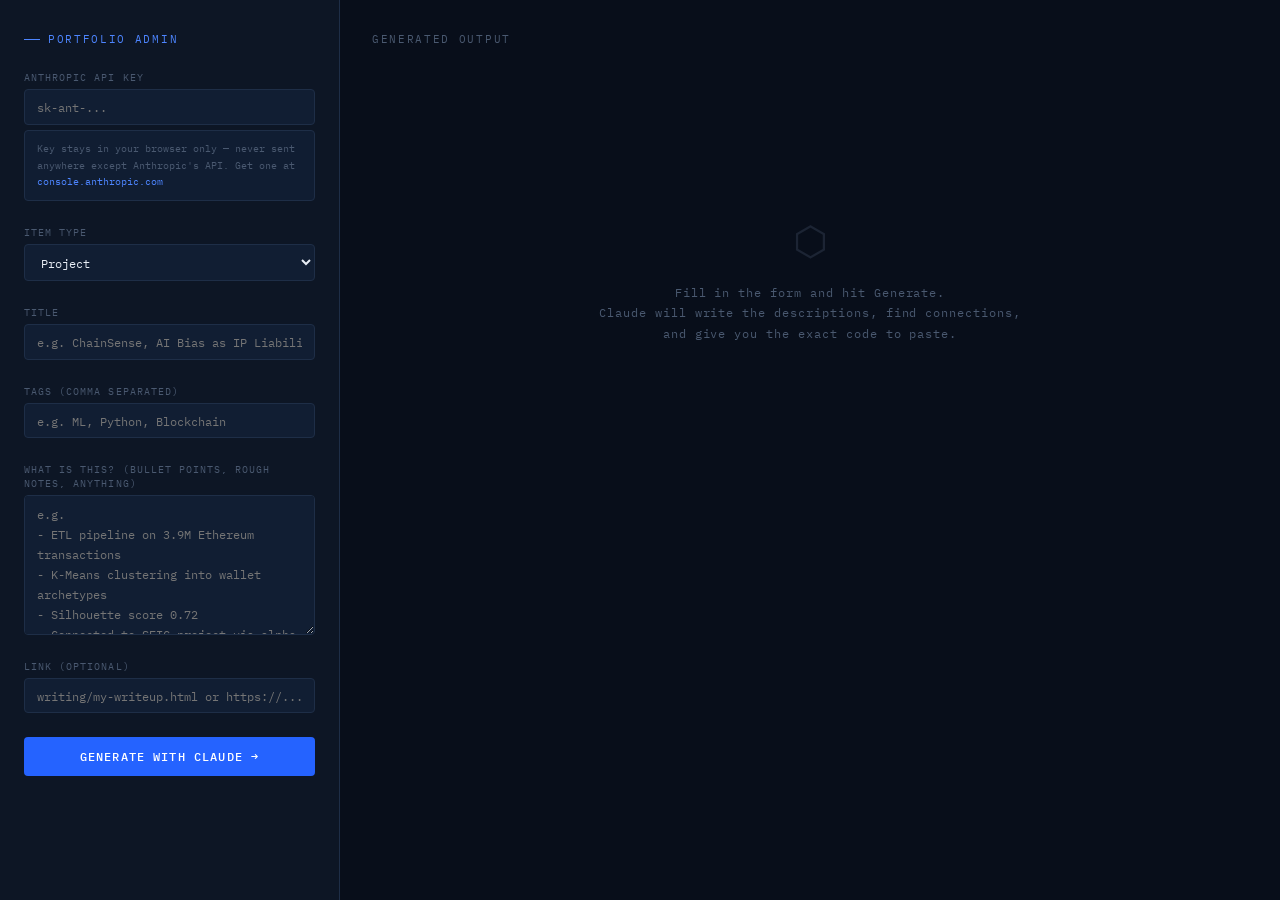
<file: admin.html>
<!DOCTYPE html>
<html lang="en">
<head>
  <meta charset="UTF-8">
  <meta name="viewport" content="width=device-width, initial-scale=1.0">
  <title>Portfolio Admin — Content Generator</title>
  <link rel="preconnect" href="https://fonts.googleapis.com">
  <link rel="preconnect" href="https://fonts.gstatic.com" crossorigin>
  <link href="https://fonts.googleapis.com/css2?family=IBM+Plex+Mono:wght@300;400;500&family=Manrope:wght@400;500;600;700&display=swap" rel="stylesheet">
  <style>
    *, *::before, *::after { box-sizing: border-box; margin: 0; padding: 0; }
    :root {
      --navy: #080e1a; --navy2: #0d1625; --navy3: #111e33;
      --blue: #2563ff; --blue-bright: #4d85ff;
      --text: #e8edf5; --text-muted: #7a8ba8; --text-dim: #4a5970;
      --border: #1e2e47; --green: #1D9E75; --red: #e8341c;
      --mono: 'IBM Plex Mono', monospace; --sans: 'Manrope', sans-serif;
    }
    html { scroll-behavior: smooth; }
    body {
      background: var(--navy); color: var(--text);
      font-family: var(--sans); min-height: 100vh;
      -webkit-font-smoothing: antialiased;
    }

    /* ── Layout ── */
    .app { display: grid; grid-template-columns: 340px 1fr; min-height: 100vh; }

    /* ── Sidebar ── */
    .sidebar {
      background: var(--navy2); border-right: 1px solid var(--border);
      padding: 2rem 1.5rem; display: flex; flex-direction: column; gap: 1.5rem;
      position: sticky; top: 0; height: 100vh; overflow-y: auto;
    }
    .sidebar-title {
      font-family: var(--mono); font-size: 0.7rem; letter-spacing: 0.15em;
      text-transform: uppercase; color: var(--blue-bright);
      display: flex; align-items: center; gap: 0.5rem;
    }
    .sidebar-title::before { content: ''; width: 16px; height: 1px; background: var(--blue-bright); }

    /* ── Form elements ── */
    .field { display: flex; flex-direction: column; gap: 5px; }
    label {
      font-family: var(--mono); font-size: 0.65rem; letter-spacing: 0.1em;
      text-transform: uppercase; color: var(--text-dim);
    }
    input, textarea, select {
      background: var(--navy3); border: 1px solid var(--border);
      border-radius: 4px; color: var(--text);
      font-family: var(--mono); font-size: 0.78rem;
      padding: 0.55rem 0.75rem; outline: none;
      transition: border-color 0.15s;
      width: 100%;
    }
    input:focus, textarea:focus, select:focus { border-color: var(--blue-bright); }
    textarea { resize: vertical; min-height: 80px; line-height: 1.6; }
    select option { background: var(--navy2); }

    .api-note {
      font-family: var(--mono); font-size: 0.65rem; color: var(--text-dim);
      line-height: 1.6; padding: 0.6rem 0.75rem;
      background: rgba(77,133,255,0.06); border: 1px solid var(--border);
      border-radius: 4px;
    }
    .api-note a { color: var(--blue-bright); text-decoration: none; }

    /* ── Buttons ── */
    .btn-generate {
      font-family: var(--mono); font-size: 0.72rem; letter-spacing: 0.1em;
      text-transform: uppercase; padding: 0.75rem 1rem;
      background: var(--blue); color: #fff; border: none;
      border-radius: 4px; cursor: pointer; transition: opacity 0.15s;
      width: 100%; font-weight: 500;
    }
    .btn-generate:hover { opacity: 0.85; }
    .btn-generate:disabled { opacity: 0.4; cursor: not-allowed; }

    /* ── Main panel ── */
    .main { padding: 2rem; display: flex; flex-direction: column; gap: 2rem; }

    .main-header {
      display: flex; align-items: center; justify-content: space-between;
    }
    .main-title {
      font-family: var(--mono); font-size: 0.7rem; letter-spacing: 0.15em;
      text-transform: uppercase; color: var(--text-dim);
    }

    /* ── Status ── */
    .status {
      font-family: var(--mono); font-size: 0.72rem; color: var(--text-dim);
      padding: 0.5rem 0.75rem; border-radius: 4px;
      border: 1px solid var(--border); background: var(--navy2);
      display: flex; align-items: center; gap: 0.5rem;
    }
    .status.loading { color: var(--blue-bright); border-color: var(--blue); }
    .status.success { color: var(--green); border-color: var(--green); }
    .status.error   { color: var(--red); border-color: var(--red); }
    .status-dot {
      width: 6px; height: 6px; border-radius: 50%;
      background: currentColor; flex-shrink: 0;
      animation: none;
    }
    .status.loading .status-dot { animation: pulse 1s infinite; }
    @keyframes pulse { 0%,100%{opacity:1} 50%{opacity:0.3} }

    /* ── Output sections ── */
    .output-grid {
      display: grid; grid-template-columns: 1fr 1fr;
      gap: 1rem;
    }
    .output-block {
      background: var(--navy2); border: 1px solid var(--border);
      border-radius: 6px; overflow: hidden;
    }
    .output-block.full-width { grid-column: 1 / -1; }
    .output-block.highlight { border-color: var(--green); }

    .output-header {
      display: flex; align-items: center; justify-content: space-between;
      padding: 0.75rem 1rem; border-bottom: 1px solid var(--border);
      background: rgba(255,255,255,0.02);
    }
    .output-label {
      font-family: var(--mono); font-size: 0.62rem; letter-spacing: 0.12em;
      text-transform: uppercase; color: var(--text-dim);
    }
    .copy-btn {
      font-family: var(--mono); font-size: 0.6rem; letter-spacing: 0.08em;
      text-transform: uppercase; padding: 0.25rem 0.65rem;
      background: transparent; border: 1px solid var(--border);
      color: var(--text-dim); border-radius: 3px; cursor: pointer;
      transition: all 0.15s;
    }
    .copy-btn:hover { border-color: var(--blue-bright); color: var(--blue-bright); }
    .copy-btn.copied { border-color: var(--green); color: var(--green); }

    .output-body {
      padding: 1rem; font-family: var(--mono); font-size: 0.73rem;
      line-height: 1.75; color: var(--text-muted);
      white-space: pre-wrap; word-break: break-word;
      min-height: 80px;
    }
    .output-body.code {
      color: #a5d6ff; font-size: 0.7rem; line-height: 1.65;
      background: var(--navy); border-radius: 0 0 6px 6px;
    }
    .output-body em { color: var(--text-dim); font-style: normal; }

    /* ── Connections ── */
    .connections-list {
      display: flex; flex-direction: column; gap: 6px;
      padding: 1rem;
    }
    .connection-row {
      display: flex; align-items: center; gap: 10px;
      background: var(--navy3); border-radius: 4px;
      padding: 0.6rem 0.75rem; font-size: 0.72rem;
    }
    .conn-source { font-weight: 600; color: var(--text); min-width: 130px; }
    .conn-arrow { color: var(--text-dim); flex-shrink: 0; font-size: 10px; }
    .conn-target { color: var(--blue-bright); min-width: 130px; }
    .conn-label { color: var(--text-dim); font-size: 0.65rem; flex: 1; font-style: italic; }

    /* ── Destination guide ── */
    .destination-guide {
      background: var(--navy2); border: 1px solid var(--border);
      border-radius: 6px; padding: 1.25rem;
    }
    .dest-title {
      font-family: var(--mono); font-size: 0.62rem; letter-spacing: 0.12em;
      text-transform: uppercase; color: var(--text-dim); margin-bottom: 0.75rem;
    }
    .dest-steps { display: flex; flex-direction: column; gap: 6px; }
    .dest-step {
      font-family: var(--mono); font-size: 0.72rem; color: var(--text-muted);
      display: flex; gap: 10px; align-items: flex-start; line-height: 1.5;
    }
    .dest-step-num {
      background: var(--blue); color: #fff; width: 18px; height: 18px;
      border-radius: 50%; display: flex; align-items: center; justify-content: center;
      font-size: 0.6rem; font-weight: 600; flex-shrink: 0; margin-top: 1px;
    }
    .dest-file {
      color: var(--blue-bright); font-weight: 500;
    }

    /* ── Empty state ── */
    .empty-state {
      display: flex; flex-direction: column; align-items: center;
      justify-content: center; min-height: 400px; gap: 1rem;
      color: var(--text-dim);
    }
    .empty-icon { font-size: 2.5rem; opacity: 0.3; }
    .empty-text {
      font-family: var(--mono); font-size: 0.75rem;
      letter-spacing: 0.08em; text-align: center; line-height: 1.7;
    }

    @media (max-width: 900px) {
      .app { grid-template-columns: 1fr; }
      .sidebar { position: static; height: auto; }
      .output-grid { grid-template-columns: 1fr; }
    }
  </style>
</head>
<body>
<div class="app">

  <!-- ── SIDEBAR ─────────────────────────────────────── -->
  <aside class="sidebar">
    <div class="sidebar-title">Portfolio Admin</div>

    <!-- API Key -->
    <div class="field">
      <label>Anthropic API Key</label>
      <input type="password" id="apiKey" placeholder="sk-ant-..." autocomplete="off">
      <div class="api-note">
        Key stays in your browser only — never sent anywhere except Anthropic's API.
        Get one at <a href="https://console.anthropic.com" target="_blank">console.anthropic.com</a>
      </div>
    </div>

    <!-- Type -->
    <div class="field">
      <label>Item type</label>
      <select id="itemType" onchange="updateTypeFields()">
        <option value="project">Project</option>
        <option value="writing">Writing piece</option>
        <option value="experience">Experience / role</option>
      </select>
    </div>

    <!-- Title -->
    <div class="field">
      <label>Title</label>
      <input type="text" id="title" placeholder="e.g. ChainSense, AI Bias as IP Liability...">
    </div>

    <!-- Tags -->
    <div class="field" id="tagsField">
      <label>Tags (comma separated)</label>
      <input type="text" id="tags" placeholder="e.g. ML, Python, Blockchain">
    </div>

    <!-- Raw notes -->
    <div class="field">
      <label>What is this? (bullet points, rough notes, anything)</label>
      <textarea id="notes" rows="6" placeholder="e.g.
- ETL pipeline on 3.9M Ethereum transactions
- K-Means clustering into wallet archetypes
- Silhouette score 0.72
- Connected to SFIC project via alpha signal idea"></textarea>
    </div>

    <!-- Link -->
    <div class="field">
      <label>Link (optional)</label>
      <input type="text" id="link" placeholder="writing/my-writeup.html or https://...">
    </div>

    <!-- Experience-specific fields -->
    <div id="expFields" style="display:none; flex-direction:column; gap:1rem">
      <div class="field">
        <label>Organisation</label>
        <input type="text" id="org" placeholder="e.g. Lion Street LLC">
      </div>
      <div class="field">
        <label>Role</label>
        <input type="text" id="role" placeholder="e.g. Project Manager — Data Systems">
      </div>
      <div class="field">
        <label>Period</label>
        <input type="text" id="period" placeholder="e.g. Apr 2025 – Aug 2025">
      </div>
    </div>

    <button class="btn-generate" id="generateBtn" onclick="generate()">
      Generate with Claude →
    </button>
  </aside>

  <!-- ── MAIN PANEL ──────────────────────────────────── -->
  <main class="main">

    <div class="main-header">
      <span class="main-title">Generated output</span>
      <div id="statusEl" class="status" style="display:none"></div>
    </div>

    <div id="outputArea">
      <div class="empty-state">
        <div class="empty-icon">⬡</div>
        <div class="empty-text">
          Fill in the form and hit Generate.<br>
          Claude will write the descriptions, find connections,<br>
          and give you the exact code to paste.
        </div>
      </div>
    </div>

  </main>
</div>

<script>
// ── Existing graph context sent to Claude ──────────────
// Keep this in sync with your actual graph.js GRAPH_NODES
const EXISTING_NODES = [
  { id:'chainsense',       label:'ChainSense',           type:'project',    sub:'Blockchain Behavioral Analytics' },
  { id:'sfic',             label:'SFIC',                 type:'project',    sub:'Options Pricing & Volatility' },
  { id:'ai-bias-project',  label:'AI Under the Lens',    type:'project',    sub:'Bias, Ethics & Policy' },
  { id:'computing-project',label:'Computing Infrastructure', type:'project', sub:'Accelerators & Optimization' },
  { id:'socalguess',       label:'SoCalGuessr',          type:'project',    sub:'Transfer Learning Classifier' },
  { id:'env-impact',       label:'Environmental Impact', type:'project',    sub:'Cloud Computing Footprint' },
  { id:'protein-writing',  label:'Protein Encoding',     type:'writing',    sub:'AlphaFold & Sequence Models' },
  { id:'computing-writing',label:'Computing & Scale',    type:'writing',    sub:'Accelerators & Scale' },
  { id:'accountability',   label:'Accountability Gap',   type:'writing',    sub:'AI Handoffs & IP Law' },
  { id:'rag-samd',         label:'RAG & FDA SaMD',       type:'writing',    sub:'Regulatory Framework' },
  { id:'nav-patent',       label:'Navigation Patents',   type:'writing',    sub:'Alice/Mayo & Robotics IP' },
  { id:'bias-liability',   label:'Bias as IP Liability', type:'writing',    sub:'Tort & Healthcare AI' },
  { id:'biotech-startup',  label:'Biotech Startup',      type:'experience', sub:'Bay Area AI · RAG · PMF' },
  { id:'lionstreet',       label:'Lion Street',          type:'experience', sub:'ML Product · Fintech' },
  { id:'braincorp',        label:'Brain Corp',           type:'experience', sub:'Robotics · Multi-agent Systems' },
  { id:'sdcounty',         label:'SD County',            type:'experience', sub:'Policy & Operations Analysis' },
  { id:'omcp',             label:'UCSD OMCP',            type:'experience', sub:'PM · Triton Consulting Group' },
  { id:'ibm',              label:'IBM Watson',           type:'experience', sub:'Enterprise AI · Summer 2026' },
];

// ── Color map (matches graph.js) ───────────────────────
const COLOR_MAP = {
  project: {
    ml: '#60a5fa', quant: '#818cf8', cv: '#38bdf8',
    systems: '#6366f1', ethics: '#c084fc', default: '#60a5fa',
  },
  writing: { research: '#a78bfa', law: '#e879f9', essay: '#c084fc', default: '#a78bfa' },
  experience: { default: '#f472b6' },
};

function updateTypeFields() {
  const type = document.getElementById('itemType').value;
  document.getElementById('expFields').style.display = type === 'experience' ? 'flex' : 'none';
  document.getElementById('tagsField').style.display = type === 'experience' ? 'none' : 'flex';
}

function setStatus(msg, state = '') {
  const el = document.getElementById('statusEl');
  el.style.display = 'flex';
  el.className = 'status ' + state;
  el.innerHTML = `<div class="status-dot"></div>${msg}`;
}

function copyText(text, btn) {
  navigator.clipboard.writeText(text).then(() => {
    btn.textContent = 'Copied!';
    btn.classList.add('copied');
    setTimeout(() => { btn.textContent = 'Copy'; btn.classList.remove('copied'); }, 2000);
  });
}

async function generate() {
  const apiKey = document.getElementById('apiKey').value.trim();
  const type   = document.getElementById('itemType').value;
  const title  = document.getElementById('title').value.trim();
  const notes  = document.getElementById('notes').value.trim();
  const tags   = document.getElementById('tags').value.trim();
  const link   = document.getElementById('link').value.trim();

  if (!apiKey) { setStatus('Enter your Anthropic API key', 'error'); return; }
  if (!title)  { setStatus('Enter a title', 'error'); return; }
  if (!notes)  { setStatus('Add some notes about this item', 'error'); return; }

  const btn = document.getElementById('generateBtn');
  btn.disabled = true;
  setStatus('Calling Claude API…', 'loading');

  // Build prompt
  const existingContext = EXISTING_NODES.map(n =>
    `- id:"${n.id}" | label:"${n.label}" | type:${n.type} | about:"${n.sub}"`
  ).join('\n');

  const extraContext = type === 'experience'
    ? `Org: ${document.getElementById('org').value}\nRole: ${document.getElementById('role').value}\nPeriod: ${document.getElementById('period').value}\n`
    : `Tags: ${tags}\n`;

  const prompt = `You are helping maintain a personal portfolio knowledge graph for Wanhan, a Data Science student at UC San Diego pursuing IP and corporate law. The portfolio covers ML/AI, biotech, quantitative finance, blockchain analytics, autonomous robotics, and AI ethics/IP law.

Here are the EXISTING nodes in the knowledge graph:
${existingContext}

The person wants to add a new ${type} item:
Title: ${title}
${extraContext}Notes/description:
${notes}
${link ? `Link: ${link}` : ''}

Your job: return a JSON object ONLY (no markdown, no explanation, just raw JSON) with this exact structure:

{
  "summary": "One punchy sentence (max 180 chars) describing what this is. For the project slider card.",
  "detail": "2-3 sentences of expanded technical detail. Can use <b>bold</b> for key terms. For the expanded card view.",
  "sub": "Very short subtitle, 3-6 words, e.g. 'Blockchain Behavioral Analytics'",
  "suggestedColor": "One of: ml | quant | cv | systems | ethics (for projects) OR research | law | essay (for writing) OR exp (for experience). Pick based on the domain.",
  "connections": [
    {
      "targetId": "exact id from existing nodes list",
      "label": "3-6 word edge label describing the relationship",
      "reason": "one sentence explaining why these connect"
    }
  ],
  "nodeId": "snake_case_id for this new node, short and unique",
  "destinationFile": "js/projects.js OR js/writing.js OR js/experience.js",
  "graphColor": "pick the most fitting hex color from these options based on domain: #60a5fa (ML/data) #818cf8 (quant/finance) #38bdf8 (CV/vision) #6366f1 (systems/infra) #c084fc (ethics/policy) #a78bfa (research writing) #e879f9 (law writing) #c084fc (general writing) #f472b6 (experience)"
}

Rules:
- connections array: include 2-5 connections to EXISTING nodes only. Use the exact id strings.
- Be specific about why things connect — reference actual content, not just domain similarity.
- suggestedColor and graphColor should match the domain of this item.
- nodeId should be lowercase, underscores, no spaces.
- summary should be engaging and specific, not generic.`;

  try {
    const res = await fetch('https://api.anthropic.com/v1/messages', {
      method: 'POST',
      headers: {
        'Content-Type': 'application/json',
        'x-api-key': apiKey,
        'anthropic-version': '2023-06-01',
        'anthropic-dangerous-direct-browser-access': 'true',
      },
      body: JSON.stringify({
        model: 'claude-sonnet-4-20250514',
        max_tokens: 1000,
        messages: [{ role: 'user', content: prompt }],
      }),
    });

    if (!res.ok) {
      const err = await res.json();
      throw new Error(err.error?.message || `API error ${res.status}`);
    }

    const data = await res.json();
    const raw  = data.content[0].text.trim().replace(/^```json\n?/, '').replace(/\n?```$/, '');
    const result = JSON.parse(raw);

    setStatus('Generated successfully', 'success');
    renderOutput(result, type, title, tags, link);

  } catch (err) {
    setStatus('Error: ' + err.message, 'error');
    console.error(err);
  } finally {
    btn.disabled = false;
  }
}

function renderOutput(r, type, title, tags, link) {
  const tagArray = tags.split(',').map(t => t.trim()).filter(Boolean);
  const linkVal  = link || 'null';

  // ── Build the JS object to paste ──────────────────────
  let jsObject = '';
  let destinationNote = '';

  if (type === 'project') {
    jsObject = `  {
    title: '${title}',
    tags: [${tagArray.map(t => `'${t}'`).join(', ')}],
    summary: '${r.summary.replace(/'/g, "\\'")}',
    detail: '${r.detail.replace(/'/g, "\\'")}',
    link: ${linkVal === 'null' ? 'null' : `'${linkVal}'`},
  },`;
    destinationNote = 'js/projects.js → paste inside the PROJECTS array';

  } else if (type === 'writing') {
    const typeLabel = r.suggestedColor === 'law' ? 'Research Note · Draft'
      : r.suggestedColor === 'essay' ? 'Essay · Draft' : 'Research Note';
    jsObject = `  {
    title: '${title}',
    type: '${typeLabel}',
    body: '${r.summary.replace(/'/g, "\\'")}',
    tags: [${tagArray.map(t => `'${t}'`).join(', ')}],
    link: ${linkVal === 'null' ? 'null' : `'${linkVal}'`},
  },`;
    destinationNote = 'js/writing.js → paste inside the WRITING array';

  } else {
    const org    = document.getElementById('org').value;
    const role   = document.getElementById('role').value;
    const period = document.getElementById('period').value;
    const [start, end] = period.split(/[-–]/).map(s => s.trim());
    jsObject = `  {
    id: '${r.nodeId}',
    domain: 'ops',
    period: ['${start || period}', '${end || 'Present'}'],
    org: '${org}',
    orgNote: '',
    role: '${role}',
    tag: '${tagArray.slice(0,2).join(' · ')}',
    context: '${r.summary.replace(/'/g, "\\'")}',
    deliverables: [
      // TODO: add bullet points from your notes
    ],
    skills: [${tagArray.map(t => `'${t.toLowerCase()}'`).join(', ')}],
    note: '${r.detail.replace(/'/g, "\\'")}',
  },`;
    destinationNote = 'js/experience.js → paste inside the EXPERIENCE array';
  }

  // ── Build graph node object ────────────────────────────
  const graphNode = `  {
    id: '${r.nodeId}',
    label: '${title}',
    sub: '${r.sub}',
    type: '${type}',
    color: '${r.graphColor}',
    link: ${linkVal === 'null' ? 'null' : `'${linkVal}'`},
  },`;

  // ── Build graph edges ──────────────────────────────────
  const newId = r.nodeId;
  const graphEdges = r.connections.map(c =>
    `  { source:'${newId}', target:'${c.targetId}', label:'${c.label}' },`
  ).join('\n');

  // ── Render ─────────────────────────────────────────────
  document.getElementById('outputArea').innerHTML = `

    <div class="output-grid">

      <!-- Summary -->
      <div class="output-block">
        <div class="output-header">
          <span class="output-label">Generated summary</span>
        </div>
        <div class="output-body">${r.summary}</div>
      </div>

      <!-- Detail -->
      <div class="output-block">
        <div class="output-header">
          <span class="output-label">Expanded detail</span>
        </div>
        <div class="output-body">${r.detail}</div>
      </div>

      <!-- Connections -->
      <div class="output-block full-width">
        <div class="output-header">
          <span class="output-label">Detected connections (${r.connections.length})</span>
        </div>
        <div class="connections-list">
          ${r.connections.map(c => `
            <div class="connection-row">
              <span class="conn-source">${title}</span>
              <span class="conn-arrow">→</span>
              <span class="conn-target">${EXISTING_NODES.find(n => n.id === c.targetId)?.label || c.targetId}</span>
              <span class="conn-label">${c.label} — ${c.reason}</span>
            </div>`).join('')}
        </div>
      </div>

      <!-- Data file code -->
      <div class="output-block highlight">
        <div class="output-header">
          <span class="output-label">Paste into ${r.destinationFile || destinationNote.split(' ')[0]}</span>
          <button class="copy-btn" onclick="copyText(${JSON.stringify(jsObject)}, this)">Copy</button>
        </div>
        <div class="output-body code">${jsObject.replace(/</g,'&lt;').replace(/>/g,'&gt;')}</div>
      </div>

      <!-- Graph node code -->
      <div class="output-block">
        <div class="output-header">
          <span class="output-label">Paste into js/graph.js → GRAPH_NODES</span>
          <button class="copy-btn" onclick="copyText(${JSON.stringify(graphNode)}, this)">Copy</button>
        </div>
        <div class="output-body code">${graphNode.replace(/</g,'&lt;').replace(/>/g,'&gt;')}</div>
      </div>

      <!-- Graph edges code -->
      <div class="output-block full-width">
        <div class="output-header">
          <span class="output-label">Paste into js/graph.js → GRAPH_EDGES</span>
          <button class="copy-btn" onclick="copyText(${JSON.stringify(graphEdges)}, this)">Copy</button>
        </div>
        <div class="output-body code">${graphEdges.replace(/</g,'&lt;').replace(/>/g,'&gt;')}</div>
      </div>

    </div>

    <!-- Where to paste guide -->
    <div class="destination-guide">
      <div class="dest-title">Where to paste</div>
      <div class="dest-steps">
        <div class="dest-step">
          <div class="dest-step-num">1</div>
          <span>Copy the top block → open <span class="dest-file">${destinationNote}</span></span>
        </div>
        <div class="dest-step">
          <div class="dest-step-num">2</div>
          <span>Copy the graph node block → open <span class="dest-file">js/graph.js</span> → paste inside GRAPH_NODES array</span>
        </div>
        <div class="dest-step">
          <div class="dest-step-num">3</div>
          <span>Copy the graph edges block → paste inside GRAPH_EDGES array in the same file</span>
        </div>
        <div class="dest-step">
          <div class="dest-step-num">4</div>
          <span>Run <span class="dest-file">git add . && git commit -m "add ${title}" && git push</span></span>
        </div>
      </div>
    </div>
  `;
}
</script>
</body>
</html>
</file>
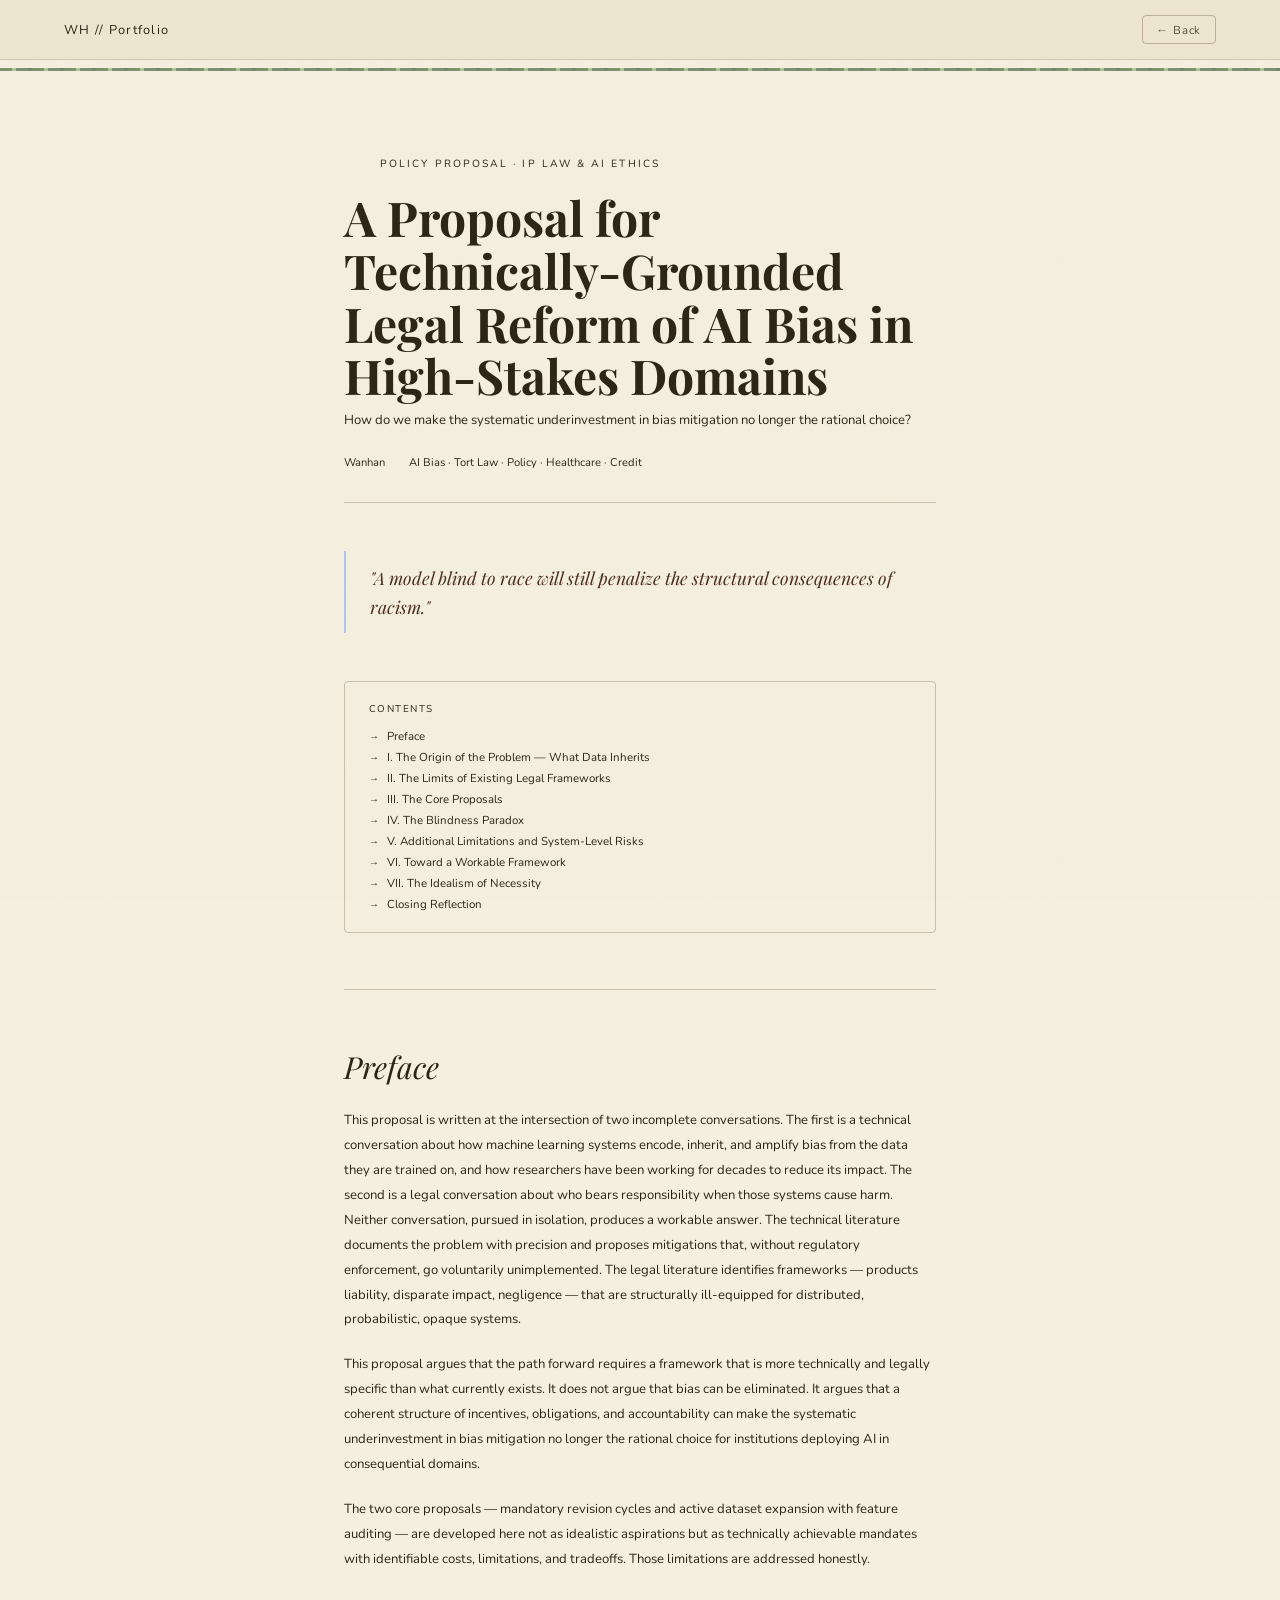
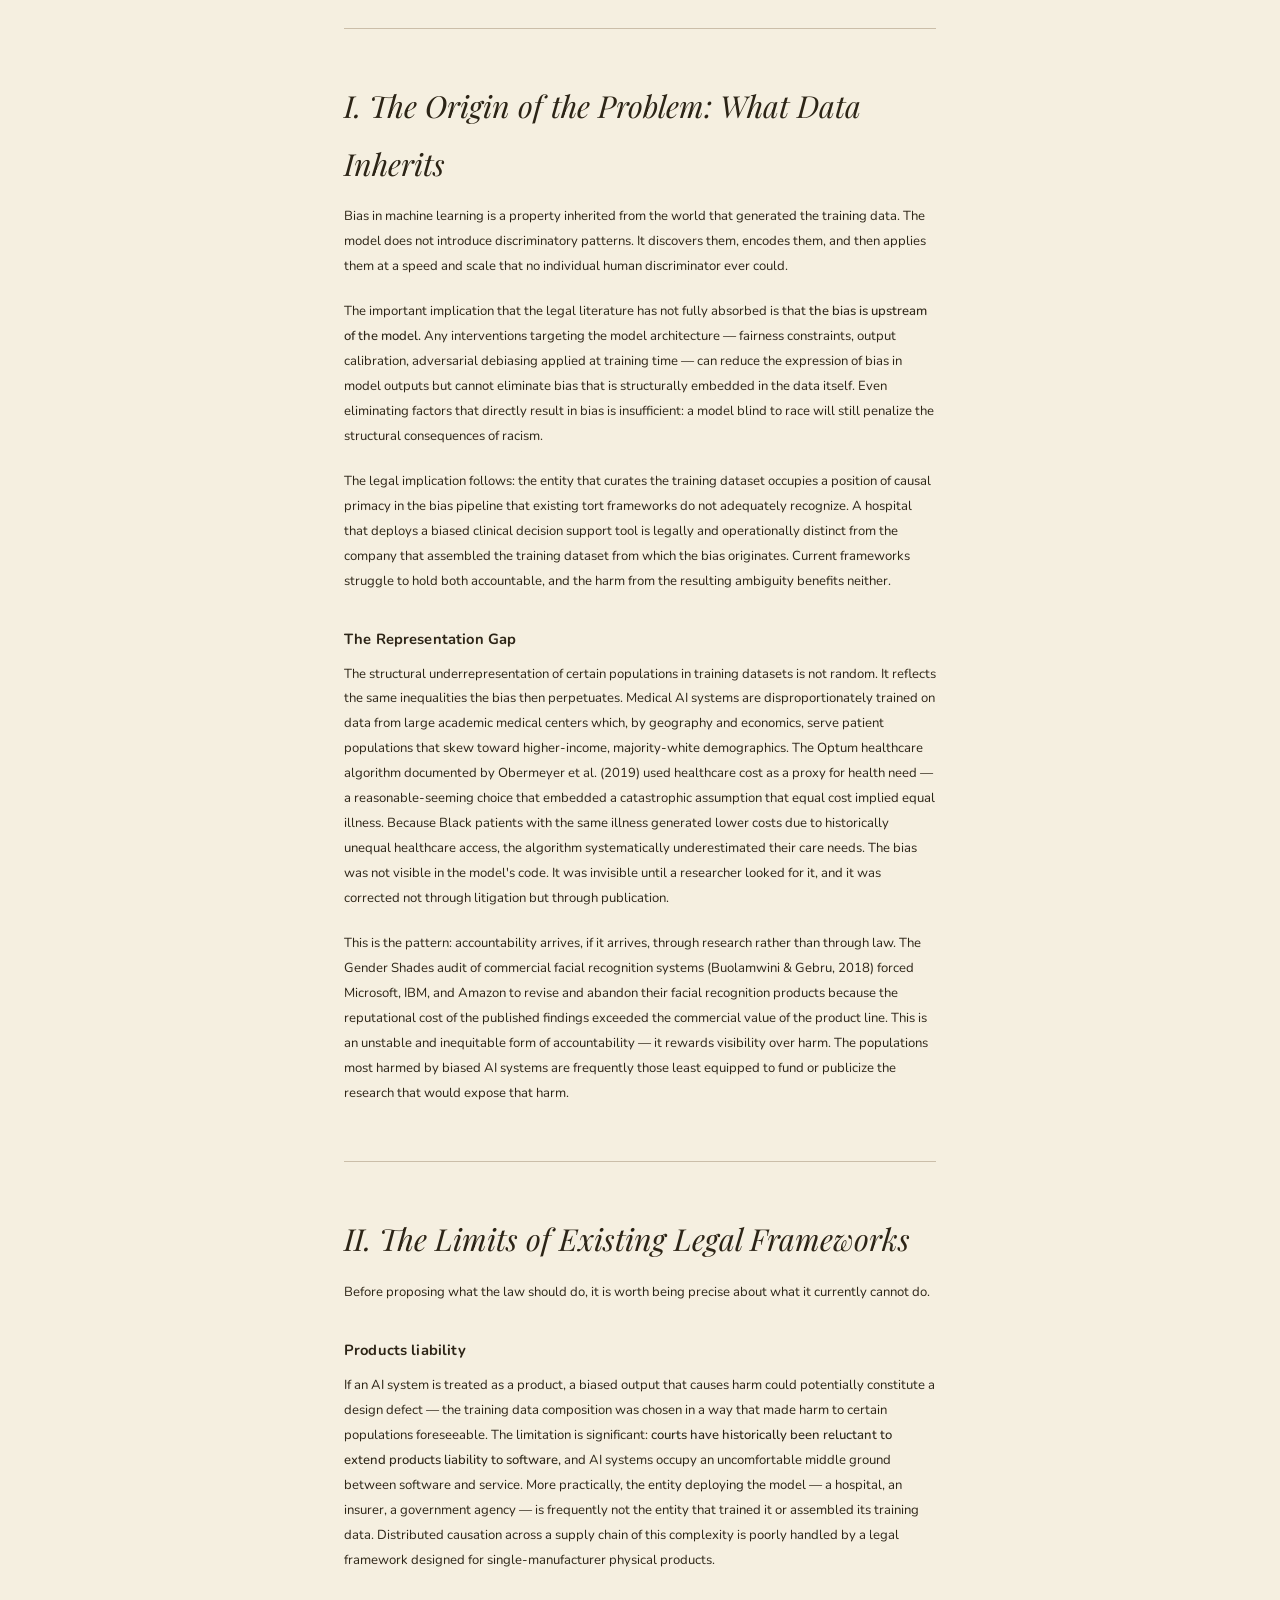
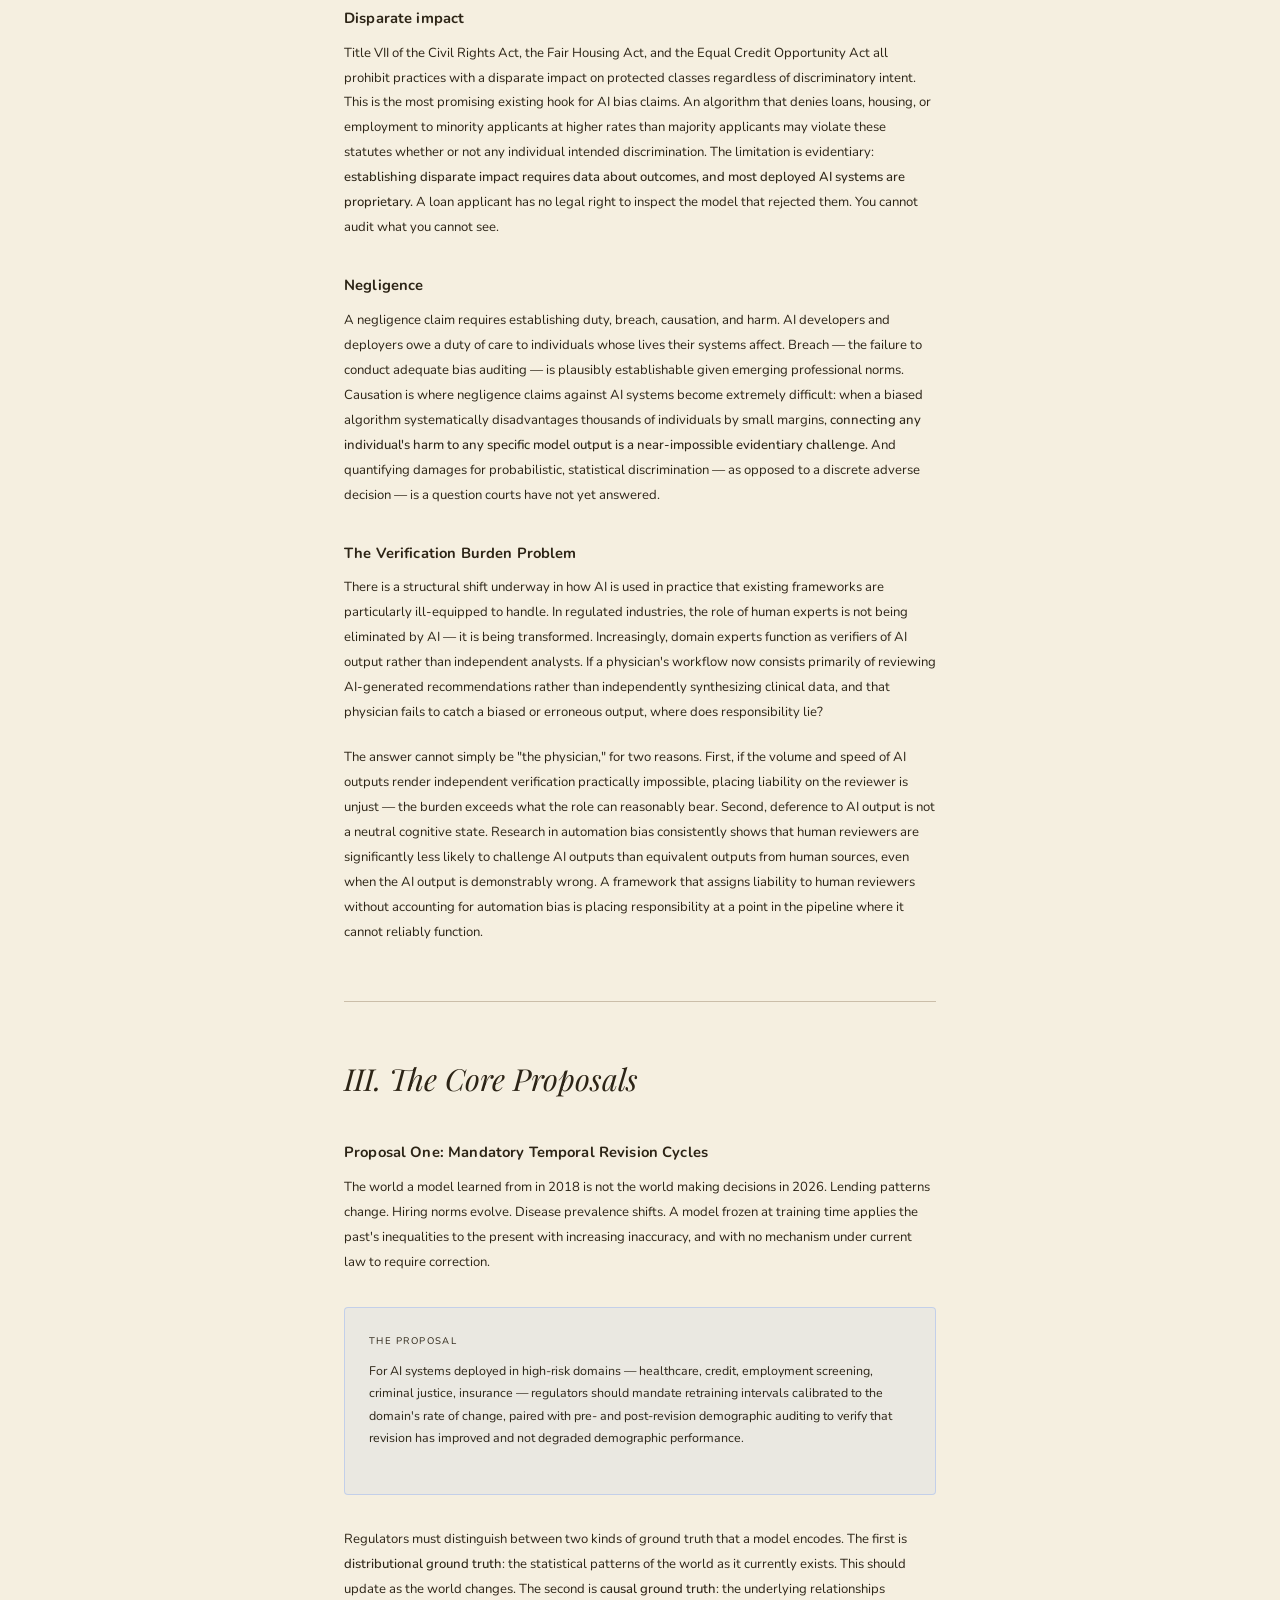
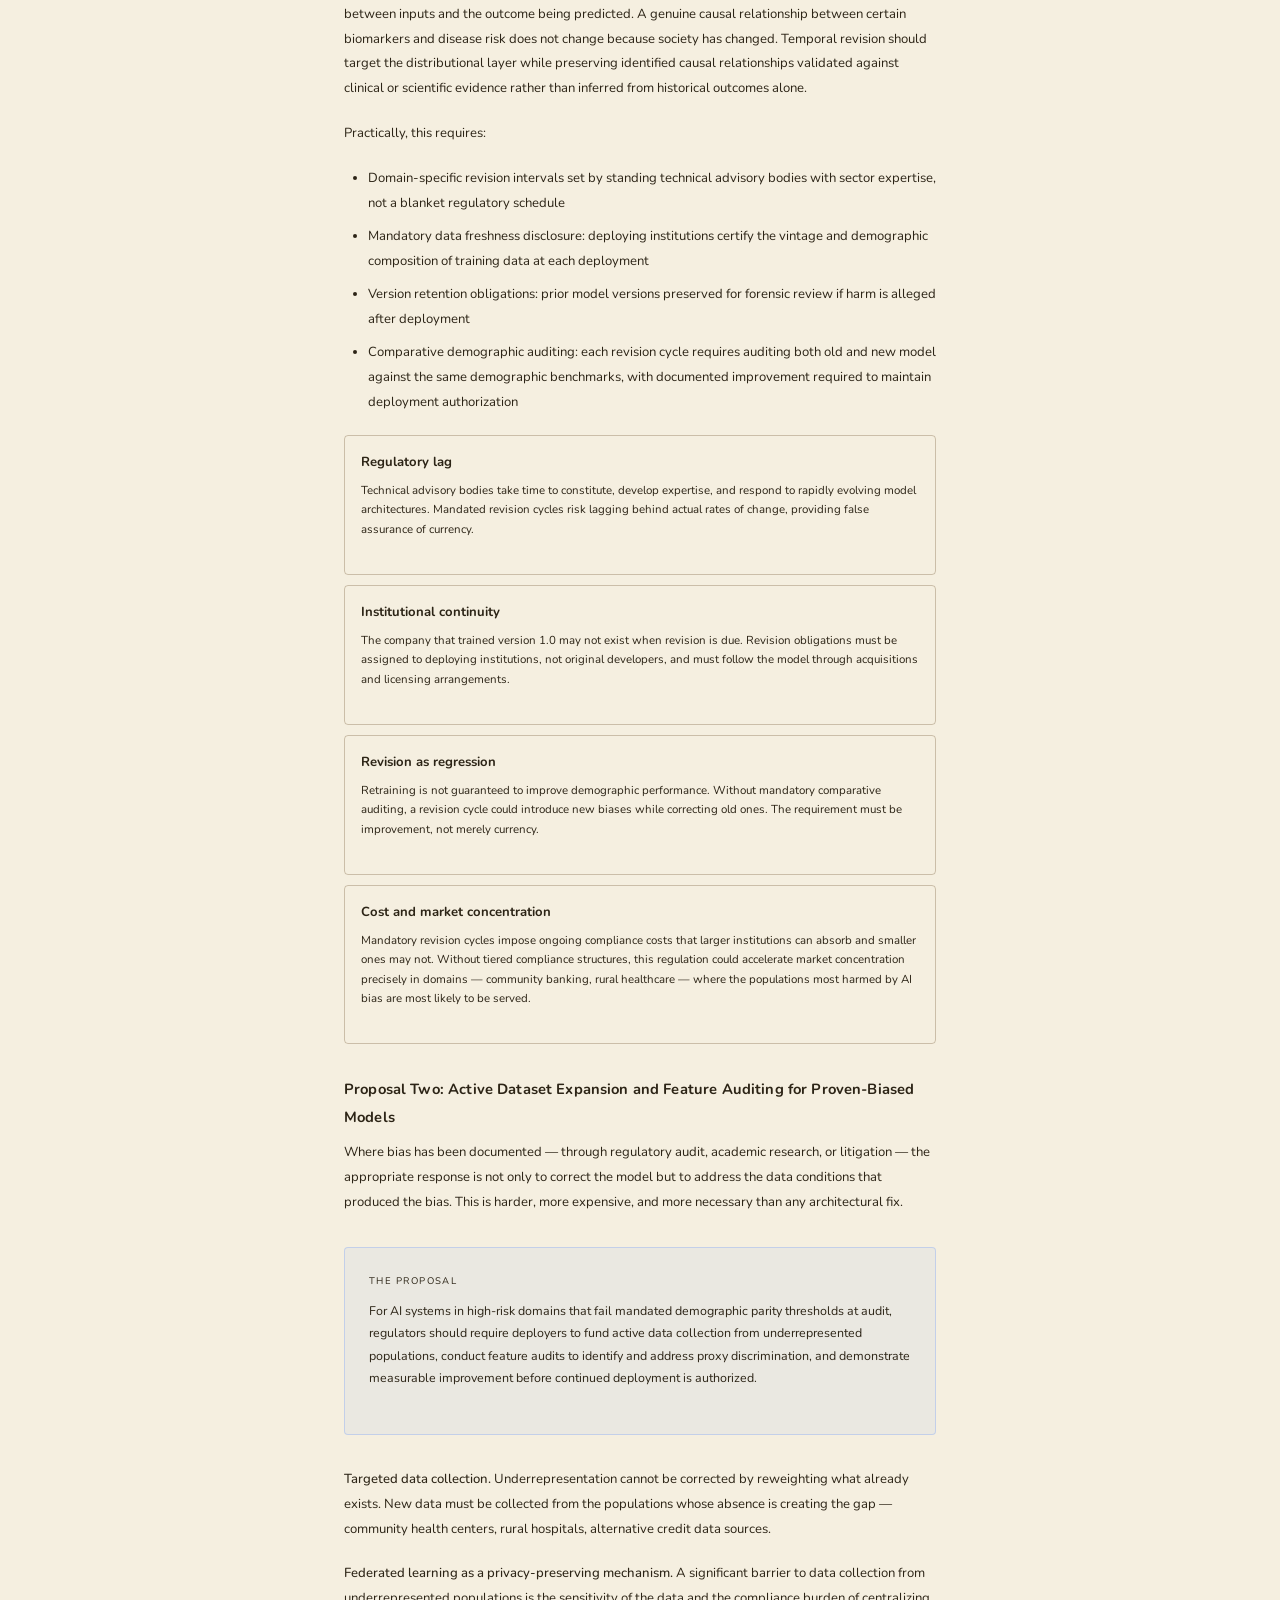
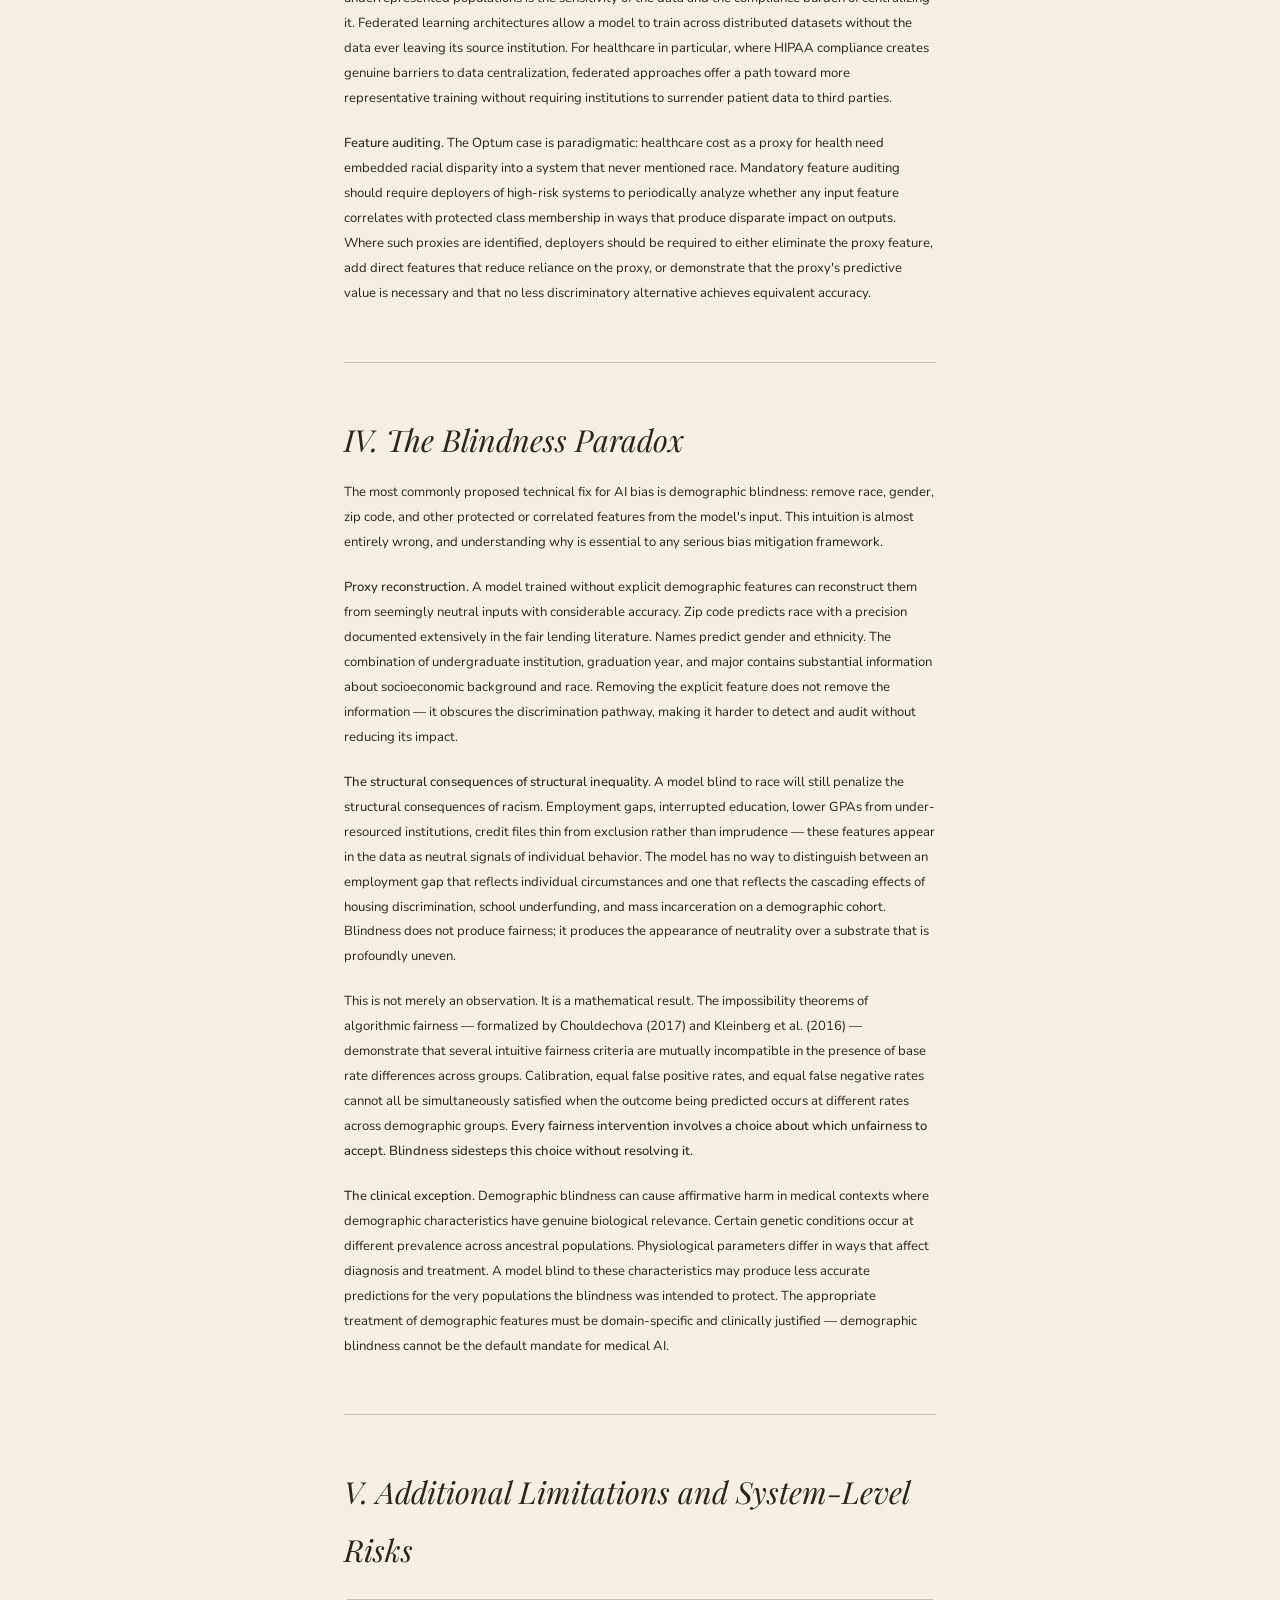
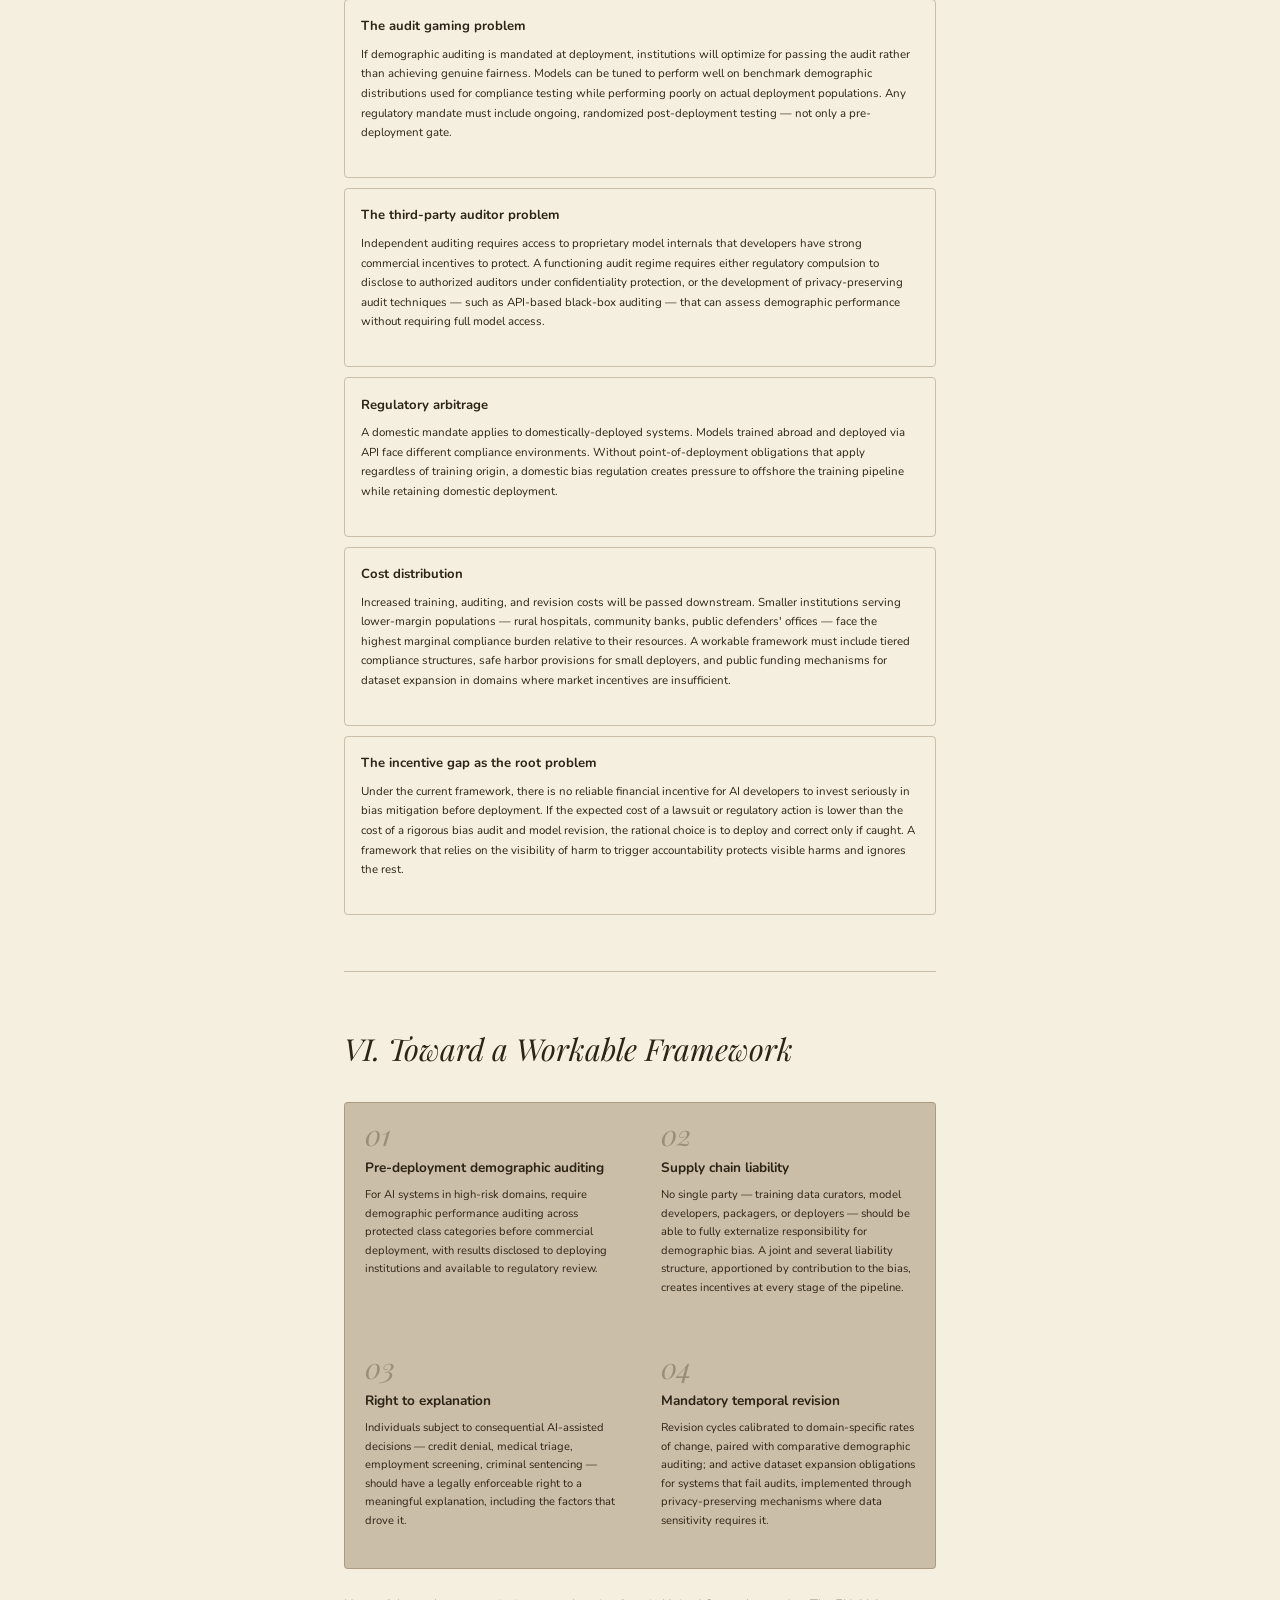
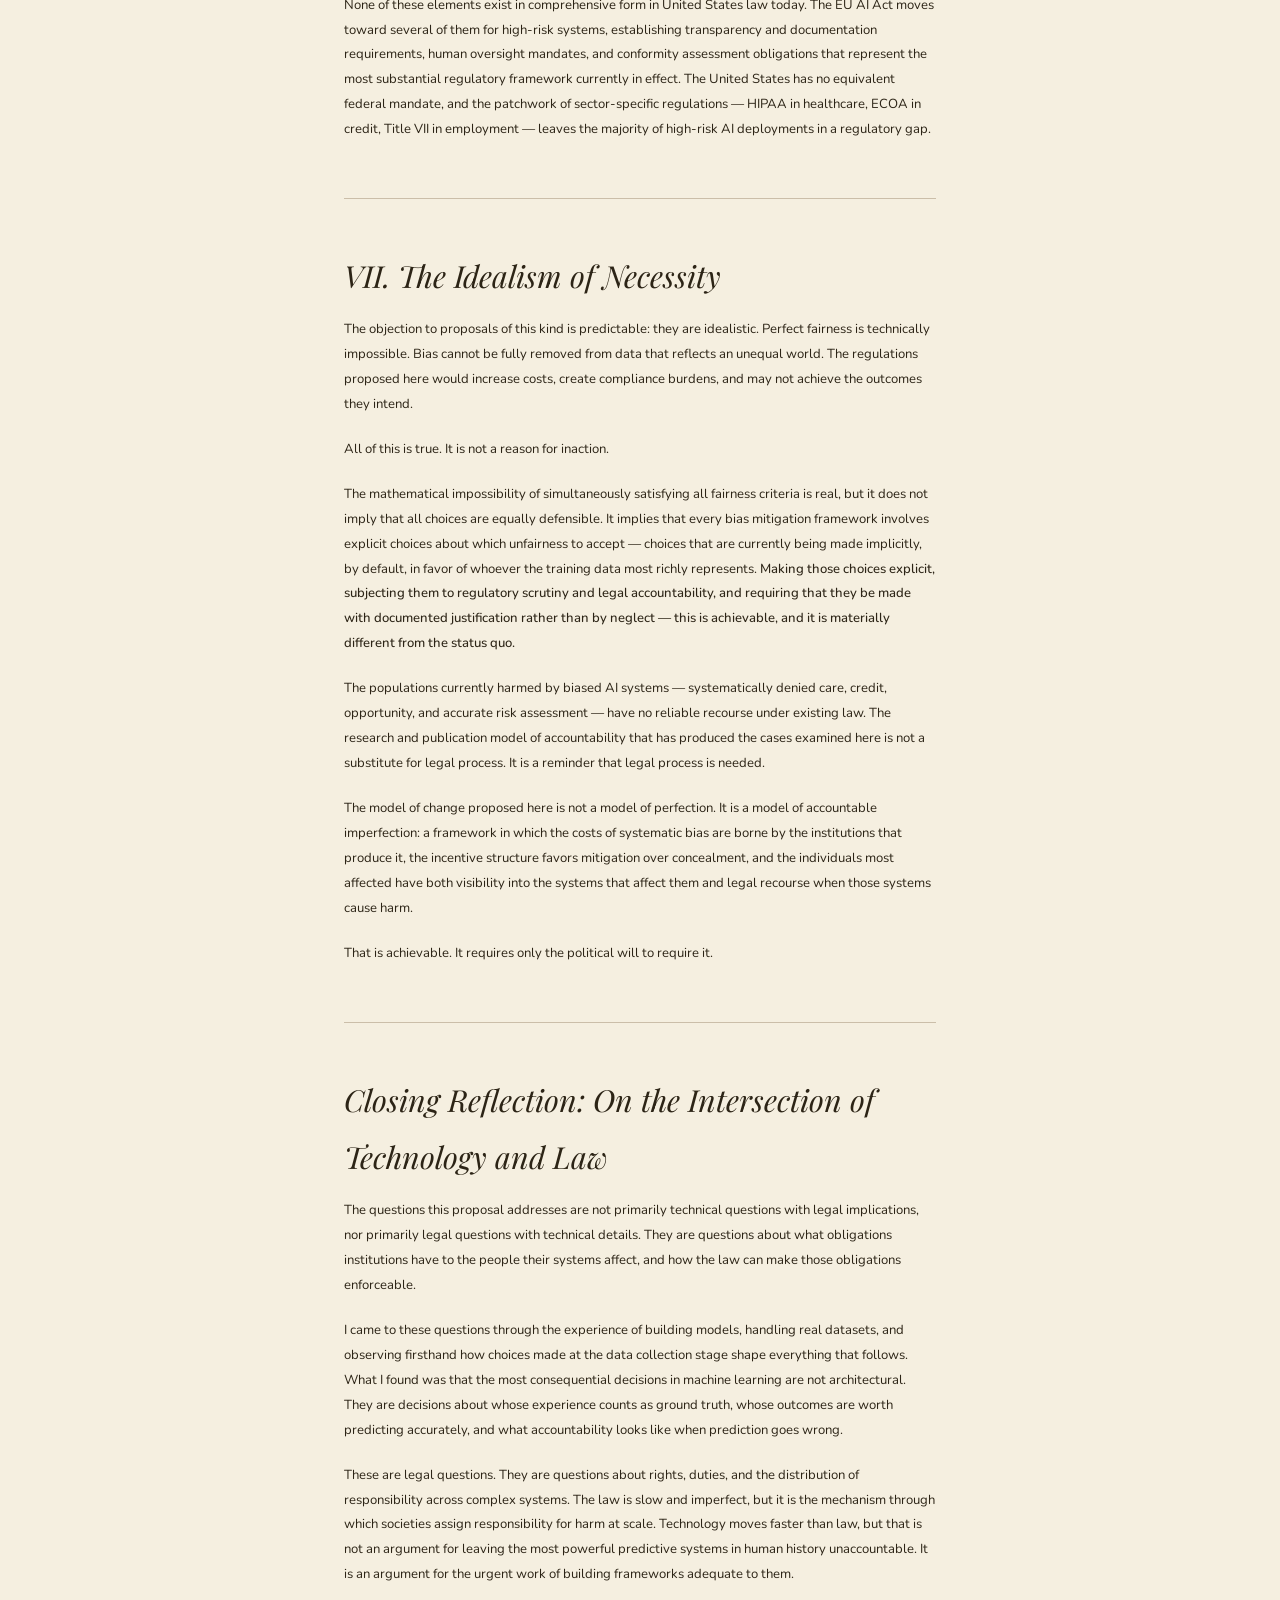
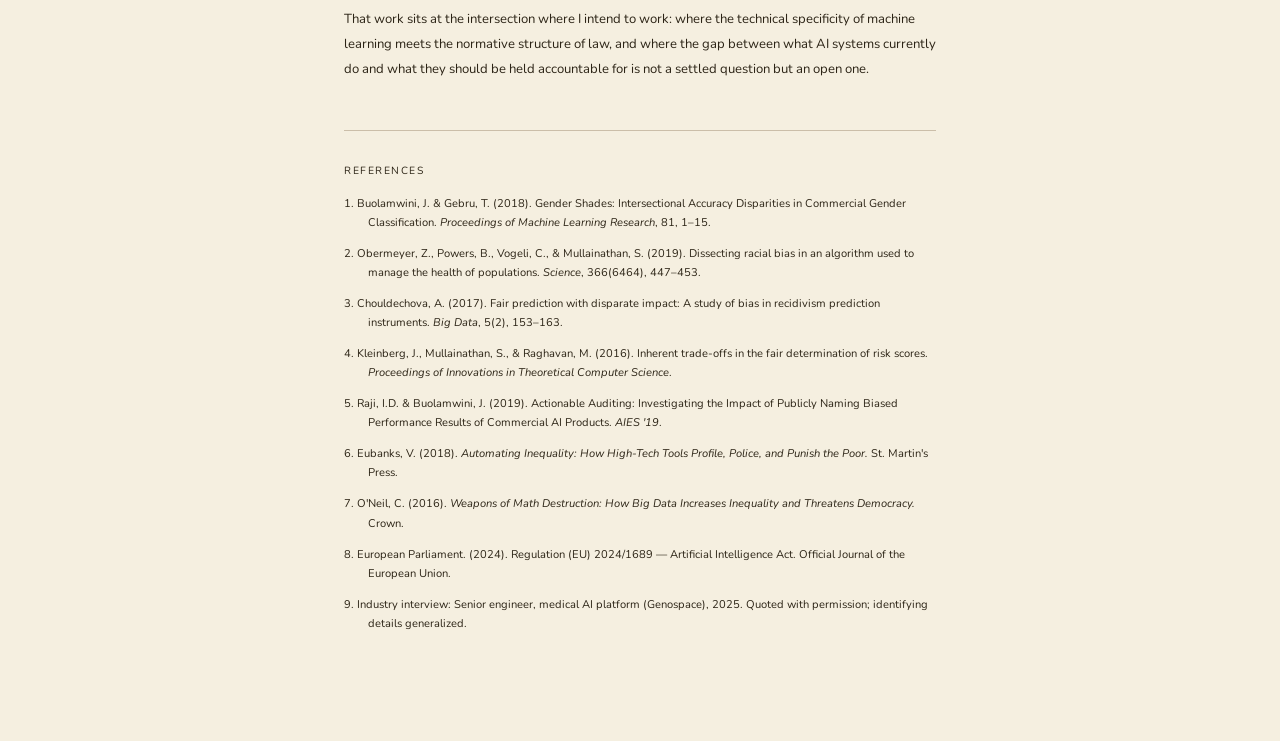
<file: writing/a-model-of-change.html>
<!DOCTYPE html>
<html lang="en">
<head>
  <meta charset="UTF-8">
  <meta name="viewport" content="width=device-width, initial-scale=1.0">
  <title>AI Bias — Legal Reform Proposal // Wanhan</title>
  <link rel="preconnect" href="https://fonts.googleapis.com">
  <link rel="preconnect" href="https://fonts.gstatic.com" crossorigin>
  <link href="https://fonts.googleapis.com/css2?family=DM+Serif+Display:ital@0;1&family=IBM+Plex+Mono:wght@300;400;500&family=Manrope:wght@400;500;600;700&display=swap" rel="stylesheet">
  <link rel="stylesheet" href="../css/tokens.css">
  <link rel="stylesheet" href="../css/base.css">
  <style>
    body { padding-top: 60px; }

    .writing-nav {
      position: fixed; top: 0; left: 0; right: 0; height: 60px;
      display: flex; align-items: center; justify-content: space-between;
      padding: 0 var(--gutter);
      background: rgba(237,228,206,0.97); backdrop-filter: blur(20px);
      border-bottom: 1px solid rgba(107,76,42,0.2); z-index: 100;
    }
    .writing-nav a {
      font-family: var(--mono); font-size: 0.72rem; color: #5c4e38;
      text-decoration: none; letter-spacing: 0.08em; transition: color 0.2s, border-color 0.2s;
      border: 1px solid rgba(107,76,42,0.35); border-radius: 4px; padding: 0.35rem 0.85rem;
    }
    .writing-nav a:hover { color: #2c2416; border-color: #6b4c2a; }
    .writing-nav-logo {
      font-family: var(--mono); font-size: 0.8rem;
      color: #2c2416; letter-spacing: 0.1em;
    }

    .article {
      max-width: 720px; margin: 0 auto;
      padding: clamp(3rem, 8vw, 6rem) var(--gutter);
    }

    .article-eyebrow {
      font-family: var(--mono); font-size: 0.65rem; letter-spacing: 0.2em;
      text-transform: uppercase; color: var(--blue-bright); margin-bottom: 1.25rem;
      display: flex; align-items: center; gap: 0.75rem;
    }
    .article-eyebrow::before { content: ''; width: 24px; height: 1px; background: var(--blue-bright); }

    .article-title {
      font-family: var(--serif); font-size: clamp(1.8rem, 4.5vw, 3rem);
      line-height: 1.1; color: var(--text); margin-bottom: 0.5rem;
    }
    .article-subtitle {
      font-family: var(--mono); font-size: 0.82rem;
      color: var(--text-muted); margin-bottom: 1.5rem; line-height: 1.6;
    }
    .article-meta {
      font-family: var(--mono); font-size: 0.7rem; color: var(--text-dim);
      margin-bottom: 3rem; padding-bottom: 2rem;
      border-bottom: 1px solid var(--border);
      display: flex; gap: 1.5rem; flex-wrap: wrap;
    }

    /* Epigraph */
    .epigraph {
      border-left: 2px solid rgba(77,133,255,0.4);
      padding: 0.75rem 1.5rem; margin: 0 0 3rem;
    }
    .epigraph p {
      font-family: var(--serif); font-style: italic;
      font-size: 1.1rem; line-height: 1.65;
      color: rgba(232,237,245,0.7); margin: 0;
    }

    /* TOC */
    .toc {
      background: var(--navy2); border: 1px solid var(--border);
      border-radius: 4px; padding: 1.25rem 1.5rem; margin-bottom: 3rem;
    }
    .toc-title {
      font-family: var(--mono); font-size: 0.62rem; letter-spacing: 0.15em;
      text-transform: uppercase; color: var(--text-dim); margin-bottom: 0.75rem;
    }
    .toc-list { list-style: none; display: flex; flex-direction: column; gap: 5px; }
    .toc-list a {
      font-family: var(--mono); font-size: 0.72rem; color: var(--text-muted);
      text-decoration: none; transition: color 0.15s;
      display: flex; align-items: baseline; gap: 0.5rem;
    }
    .toc-list a::before { content: '→'; color: var(--blue-bright); font-size: 10px; flex-shrink: 0; }
    .toc-list a:hover { color: var(--blue-bright); }

    /* Proposal box */
    .proposal-box {
      background: rgba(77,133,255,0.06); border: 1px solid rgba(77,133,255,0.25);
      border-radius: 4px; padding: 1.5rem; margin: 2rem 0;
    }
    .proposal-box-label {
      font-family: var(--mono); font-size: 0.6rem; letter-spacing: 0.15em;
      text-transform: uppercase; color: var(--blue-bright); margin-bottom: 0.6rem;
    }
    .proposal-box-text {
      font-family: var(--mono); font-size: 0.78rem;
      color: var(--text-muted); line-height: 1.8; margin: 0;
    }

    /* Case study box */
    .case-box {
      background: var(--navy2); border: 1px solid var(--border);
      border-left: 3px solid; border-radius: 0 4px 4px 0;
      padding: 1.25rem 1.5rem; margin: 1.75rem 0;
    }
    .case-box-label {
      font-family: var(--mono); font-size: 0.6rem; letter-spacing: 0.12em;
      text-transform: uppercase; margin-bottom: 0.4rem; font-weight: 500;
    }
    .case-box-title {
      font-family: var(--sans); font-size: 0.95rem; font-weight: 700;
      color: var(--text); margin-bottom: 0.5rem;
    }
    .case-box-body {
      font-family: var(--mono); font-size: 0.73rem;
      color: var(--text-muted); line-height: 1.75; margin: 0;
    }

    /* Limitation list */
    .limitation-list {
      display: flex; flex-direction: column; gap: 10px; margin: 1.25rem 0;
    }
    .limitation-item {
      background: var(--navy2); border: 1px solid var(--border);
      border-radius: 4px; padding: 0.9rem 1rem;
    }
    .limitation-title {
      font-family: var(--sans); font-size: 0.82rem; font-weight: 700;
      color: var(--text); margin-bottom: 0.35rem;
    }
    .limitation-body {
      font-family: var(--mono); font-size: 0.72rem;
      color: var(--text-muted); line-height: 1.7; margin: 0;
    }

    /* Framework summary */
    .framework-grid {
      display: grid; grid-template-columns: 1fr 1fr;
      gap: 1px; background: var(--border);
      border: 1px solid var(--border); border-radius: 4px;
      overflow: hidden; margin: 1.5rem 0;
    }
    .framework-cell {
      background: var(--navy2); padding: 1.1rem 1.25rem;
    }
    .framework-num {
      font-family: var(--serif); font-size: 1.8rem; font-style: italic;
      color: var(--blue-bright); opacity: 0.3; line-height: 1; margin-bottom: 0.35rem;
    }
    .framework-title {
      font-family: var(--sans); font-size: 0.85rem; font-weight: 700;
      color: var(--text); margin-bottom: 0.35rem;
    }
    .framework-body {
      font-family: var(--mono); font-size: 0.7rem;
      color: var(--text-muted); line-height: 1.65; margin: 0;
    }

    /* Prose */
    .prose { font-family: var(--mono); font-size: 0.82rem; line-height: 1.9; color: var(--text-muted); }
    .prose p { margin-bottom: 1.25rem; }
    .prose b, .prose strong { color: var(--text); font-weight: 500; }

    .prose h2 {
      font-family: var(--serif); font-size: clamp(1.3rem, 2.8vw, 1.9rem);
      font-weight: 400; font-style: italic; color: var(--text);
      margin: 3.5rem 0 0.75rem; padding-top: 3rem;
      border-top: 1px solid var(--border);
    }
    .prose h3 {
      font-family: var(--sans); font-size: 0.92rem; font-weight: 700;
      color: var(--blue-bright); margin: 2rem 0 0.5rem; letter-spacing: 0.01em;
    }
    .prose ul, .prose ol { padding-left: 1.5rem; margin-bottom: 1.25rem; }
    .prose li { margin-bottom: 0.5rem; }
    .prose a {
      color: var(--blue-bright); text-decoration: none;
      border-bottom: 1px solid rgba(77,133,255,0.3); transition: border-color 0.2s;
    }
    .prose a:hover { border-color: var(--blue-bright); }

    /* Citations */
    .citations {
      margin-top: 3rem; padding-top: 2rem;
      border-top: 1px solid var(--border);
    }
    .citations-title {
      font-family: var(--mono); font-size: 0.65rem; letter-spacing: 0.15em;
      text-transform: uppercase; color: var(--text-dim); margin-bottom: 1rem;
    }
    .citation {
      font-family: var(--mono); font-size: 0.7rem; color: var(--text-dim);
      line-height: 1.7; margin-bottom: 0.75rem;
      padding-left: 1.5rem; text-indent: -1.5rem;
    }
    .citation a { color: var(--blue-bright); text-decoration: none; }

    @media (max-width: 600px) {
      .framework-grid { grid-template-columns: 1fr; }
    }
  </style>
</head>
<body>

<nav class="writing-nav">
  <span class="writing-nav-logo">WH // Portfolio</span>
  <a href="../index.html">← Back</a>
</nav>

<article class="article">

  <div class="article-eyebrow">Policy Proposal · IP Law &amp; AI Ethics</div>
  <h1 class="article-title">A Proposal for Technically-Grounded Legal Reform of AI Bias in High-Stakes Domains</h1>
  <p class="article-subtitle">How do we make the systematic underinvestment in bias mitigation no longer the rational choice?</p>
  <div class="article-meta">
    <span>Wanhan</span>
    <span>AI Bias · Tort Law · Policy · Healthcare · Credit</span>
  </div>

  <div class="epigraph">
    <p style="color: #4a2c1a;">"A model blind to race will still penalize the structural consequences of racism."</p>
  </div>

  <div class="toc">
    <div class="toc-title">Contents</div>
    <ul class="toc-list">
      <li><a href="#preface">Preface</a></li>
      <li><a href="#origin">I. The Origin of the Problem — What Data Inherits</a></li>
      <li><a href="#limits">II. The Limits of Existing Legal Frameworks</a></li>
      <li><a href="#proposals">III. The Core Proposals</a></li>
      <li><a href="#blindness">IV. The Blindness Paradox</a></li>
      <li><a href="#limitations">V. Additional Limitations and System-Level Risks</a></li>
      <li><a href="#framework">VI. Toward a Workable Framework</a></li>
      <li><a href="#idealism">VII. The Idealism of Necessity</a></li>
      <li><a href="#closing">Closing Reflection</a></li>
    </ul>
  </div>

  <div class="prose">

    <h2 id="preface">Preface</h2>

    <p>This proposal is written at the intersection of two incomplete conversations. The first is a technical conversation about how machine learning systems encode, inherit, and amplify bias from the data they are trained on, and how researchers have been working for decades to reduce its impact. The second is a legal conversation about who bears responsibility when those systems cause harm. Neither conversation, pursued in isolation, produces a workable answer. The technical literature documents the problem with precision and proposes mitigations that, without regulatory enforcement, go voluntarily unimplemented. The legal literature identifies frameworks — products liability, disparate impact, negligence — that are structurally ill-equipped for distributed, probabilistic, opaque systems.</p>

    <p>This proposal argues that the path forward requires a framework that is more technically and legally specific than what currently exists. It does not argue that bias can be eliminated. It argues that a coherent structure of incentives, obligations, and accountability can make the systematic underinvestment in bias mitigation no longer the rational choice for institutions deploying AI in consequential domains.</p>

    <p>The two core proposals — mandatory revision cycles and active dataset expansion with feature auditing — are developed here not as idealistic aspirations but as technically achievable mandates with identifiable costs, limitations, and tradeoffs. Those limitations are addressed honestly.</p>

    <h2 id="origin">I. The Origin of the Problem: What Data Inherits</h2>

    <p>Bias in machine learning is a property inherited from the world that generated the training data. The model does not introduce discriminatory patterns. It discovers them, encodes them, and then applies them at a speed and scale that no individual human discriminator ever could.</p>

    <p>The important implication that the legal literature has not fully absorbed is that <strong>the bias is upstream of the model.</strong> Any interventions targeting the model architecture — fairness constraints, output calibration, adversarial debiasing applied at training time — can reduce the expression of bias in model outputs but cannot eliminate bias that is structurally embedded in the data itself. Even eliminating factors that directly result in bias is insufficient: a model blind to race will still penalize the structural consequences of racism.</p>

    <p>The legal implication follows: the entity that curates the training dataset occupies a position of causal primacy in the bias pipeline that existing tort frameworks do not adequately recognize. A hospital that deploys a biased clinical decision support tool is legally and operationally distinct from the company that assembled the training dataset from which the bias originates. Current frameworks struggle to hold both accountable, and the harm from the resulting ambiguity benefits neither.</p>

    <h3>The Representation Gap</h3>

    <p>The structural underrepresentation of certain populations in training datasets is not random. It reflects the same inequalities the bias then perpetuates. Medical AI systems are disproportionately trained on data from large academic medical centers which, by geography and economics, serve patient populations that skew toward higher-income, majority-white demographics. The Optum healthcare algorithm documented by Obermeyer et al. (2019) used healthcare cost as a proxy for health need — a reasonable-seeming choice that embedded a catastrophic assumption that equal cost implied equal illness. Because Black patients with the same illness generated lower costs due to historically unequal healthcare access, the algorithm systematically underestimated their care needs. The bias was not visible in the model's code. It was invisible until a researcher looked for it, and it was corrected not through litigation but through publication.</p>

    <p>This is the pattern: accountability arrives, if it arrives, through research rather than through law. The Gender Shades audit of commercial facial recognition systems (Buolamwini &amp; Gebru, 2018) forced Microsoft, IBM, and Amazon to revise and abandon their facial recognition products because the reputational cost of the published findings exceeded the commercial value of the product line. This is an unstable and inequitable form of accountability — it rewards visibility over harm. The populations most harmed by biased AI systems are frequently those least equipped to fund or publicize the research that would expose that harm.</p>

    <h2 id="limits">II. The Limits of Existing Legal Frameworks</h2>

    <p>Before proposing what the law should do, it is worth being precise about what it currently cannot do.</p>

    <h3>Products liability</h3>
    <p>If an AI system is treated as a product, a biased output that causes harm could potentially constitute a design defect — the training data composition was chosen in a way that made harm to certain populations foreseeable. The limitation is significant: <strong>courts have historically been reluctant to extend products liability to software,</strong> and AI systems occupy an uncomfortable middle ground between software and service. More practically, the entity deploying the model — a hospital, an insurer, a government agency — is frequently not the entity that trained it or assembled its training data. Distributed causation across a supply chain of this complexity is poorly handled by a legal framework designed for single-manufacturer physical products.</p>

    <h3>Disparate impact</h3>
    <p>Title VII of the Civil Rights Act, the Fair Housing Act, and the Equal Credit Opportunity Act all prohibit practices with a disparate impact on protected classes regardless of discriminatory intent. This is the most promising existing hook for AI bias claims. An algorithm that denies loans, housing, or employment to minority applicants at higher rates than majority applicants may violate these statutes whether or not any individual intended discrimination. The limitation is evidentiary: <strong>establishing disparate impact requires data about outcomes, and most deployed AI systems are proprietary.</strong> A loan applicant has no legal right to inspect the model that rejected them. You cannot audit what you cannot see.</p>

    <h3>Negligence</h3>
    <p>A negligence claim requires establishing duty, breach, causation, and harm. AI developers and deployers owe a duty of care to individuals whose lives their systems affect. Breach — the failure to conduct adequate bias auditing — is plausibly establishable given emerging professional norms. Causation is where negligence claims against AI systems become extremely difficult: when a biased algorithm systematically disadvantages thousands of individuals by small margins, <strong>connecting any individual's harm to any specific model output is a near-impossible evidentiary challenge.</strong> And quantifying damages for probabilistic, statistical discrimination — as opposed to a discrete adverse decision — is a question courts have not yet answered.</p>

    <h3>The Verification Burden Problem</h3>
    <p>There is a structural shift underway in how AI is used in practice that existing frameworks are particularly ill-equipped to handle. In regulated industries, the role of human experts is not being eliminated by AI — it is being transformed. Increasingly, domain experts function as verifiers of AI output rather than independent analysts. If a physician's workflow now consists primarily of reviewing AI-generated recommendations rather than independently synthesizing clinical data, and that physician fails to catch a biased or erroneous output, where does responsibility lie?</p>

    <p>The answer cannot simply be "the physician," for two reasons. First, if the volume and speed of AI outputs render independent verification practically impossible, placing liability on the reviewer is unjust — the burden exceeds what the role can reasonably bear. Second, deference to AI output is not a neutral cognitive state. Research in automation bias consistently shows that human reviewers are significantly less likely to challenge AI outputs than equivalent outputs from human sources, even when the AI output is demonstrably wrong. A framework that assigns liability to human reviewers without accounting for automation bias is placing responsibility at a point in the pipeline where it cannot reliably function.</p>

    <h2 id="proposals">III. The Core Proposals</h2>

    <h3>Proposal One: Mandatory Temporal Revision Cycles</h3>

    <p>The world a model learned from in 2018 is not the world making decisions in 2026. Lending patterns change. Hiring norms evolve. Disease prevalence shifts. A model frozen at training time applies the past's inequalities to the present with increasing inaccuracy, and with no mechanism under current law to require correction.</p>

    <div class="proposal-box">
      <div class="proposal-box-label">The proposal</div>
      <p class="proposal-box-text">For AI systems deployed in high-risk domains — healthcare, credit, employment screening, criminal justice, insurance — regulators should mandate retraining intervals calibrated to the domain's rate of change, paired with pre- and post-revision demographic auditing to verify that revision has improved and not degraded demographic performance.</p>
    </div>

    <p>Regulators must distinguish between two kinds of ground truth that a model encodes. The first is <strong>distributional ground truth</strong>: the statistical patterns of the world as it currently exists. This should update as the world changes. The second is <strong>causal ground truth</strong>: the underlying relationships between inputs and the outcome being predicted. A genuine causal relationship between certain biomarkers and disease risk does not change because society has changed. Temporal revision should target the distributional layer while preserving identified causal relationships validated against clinical or scientific evidence rather than inferred from historical outcomes alone.</p>

    <p>Practically, this requires:</p>
    <ul>
      <li>Domain-specific revision intervals set by standing technical advisory bodies with sector expertise, not a blanket regulatory schedule</li>
      <li>Mandatory data freshness disclosure: deploying institutions certify the vintage and demographic composition of training data at each deployment</li>
      <li>Version retention obligations: prior model versions preserved for forensic review if harm is alleged after deployment</li>
      <li>Comparative demographic auditing: each revision cycle requires auditing both old and new model against the same demographic benchmarks, with documented improvement required to maintain deployment authorization</li>
    </ul>

    <div class="limitation-list">
      <div class="limitation-item">
        <div class="limitation-title">Regulatory lag</div>
        <p class="limitation-body">Technical advisory bodies take time to constitute, develop expertise, and respond to rapidly evolving model architectures. Mandated revision cycles risk lagging behind actual rates of change, providing false assurance of currency.</p>
      </div>
      <div class="limitation-item">
        <div class="limitation-title">Institutional continuity</div>
        <p class="limitation-body">The company that trained version 1.0 may not exist when revision is due. Revision obligations must be assigned to deploying institutions, not original developers, and must follow the model through acquisitions and licensing arrangements.</p>
      </div>
      <div class="limitation-item">
        <div class="limitation-title">Revision as regression</div>
        <p class="limitation-body">Retraining is not guaranteed to improve demographic performance. Without mandatory comparative auditing, a revision cycle could introduce new biases while correcting old ones. The requirement must be improvement, not merely currency.</p>
      </div>
      <div class="limitation-item">
        <div class="limitation-title">Cost and market concentration</div>
        <p class="limitation-body">Mandatory revision cycles impose ongoing compliance costs that larger institutions can absorb and smaller ones may not. Without tiered compliance structures, this regulation could accelerate market concentration precisely in domains — community banking, rural healthcare — where the populations most harmed by AI bias are most likely to be served.</p>
      </div>
    </div>

    <h3>Proposal Two: Active Dataset Expansion and Feature Auditing for Proven-Biased Models</h3>

    <p>Where bias has been documented — through regulatory audit, academic research, or litigation — the appropriate response is not only to correct the model but to address the data conditions that produced the bias. This is harder, more expensive, and more necessary than any architectural fix.</p>

    <div class="proposal-box">
      <div class="proposal-box-label">The proposal</div>
      <p class="proposal-box-text">For AI systems in high-risk domains that fail mandated demographic parity thresholds at audit, regulators should require deployers to fund active data collection from underrepresented populations, conduct feature audits to identify and address proxy discrimination, and demonstrate measurable improvement before continued deployment is authorized.</p>
    </div>

    <p><strong>Targeted data collection.</strong> Underrepresentation cannot be corrected by reweighting what already exists. New data must be collected from the populations whose absence is creating the gap — community health centers, rural hospitals, alternative credit data sources.</p>

    <p><strong>Federated learning as a privacy-preserving mechanism.</strong> A significant barrier to data collection from underrepresented populations is the sensitivity of the data and the compliance burden of centralizing it. Federated learning architectures allow a model to train across distributed datasets without the data ever leaving its source institution. For healthcare in particular, where HIPAA compliance creates genuine barriers to data centralization, federated approaches offer a path toward more representative training without requiring institutions to surrender patient data to third parties.</p>

    <p><strong>Feature auditing.</strong> The Optum case is paradigmatic: healthcare cost as a proxy for health need embedded racial disparity into a system that never mentioned race. Mandatory feature auditing should require deployers of high-risk systems to periodically analyze whether any input feature correlates with protected class membership in ways that produce disparate impact on outputs. Where such proxies are identified, deployers should be required to either eliminate the proxy feature, add direct features that reduce reliance on the proxy, or demonstrate that the proxy's predictive value is necessary and that no less discriminatory alternative achieves equivalent accuracy.</p>

    <h2 id="blindness">IV. The Blindness Paradox</h2>

    <p>The most commonly proposed technical fix for AI bias is demographic blindness: remove race, gender, zip code, and other protected or correlated features from the model's input. This intuition is almost entirely wrong, and understanding why is essential to any serious bias mitigation framework.</p>

    <p><strong>Proxy reconstruction.</strong> A model trained without explicit demographic features can reconstruct them from seemingly neutral inputs with considerable accuracy. Zip code predicts race with a precision documented extensively in the fair lending literature. Names predict gender and ethnicity. The combination of undergraduate institution, graduation year, and major contains substantial information about socioeconomic background and race. Removing the explicit feature does not remove the information — it obscures the discrimination pathway, making it harder to detect and audit without reducing its impact.</p>

    <p><strong>The structural consequences of structural inequality.</strong> A model blind to race will still penalize the structural consequences of racism. Employment gaps, interrupted education, lower GPAs from under-resourced institutions, credit files thin from exclusion rather than imprudence — these features appear in the data as neutral signals of individual behavior. The model has no way to distinguish between an employment gap that reflects individual circumstances and one that reflects the cascading effects of housing discrimination, school underfunding, and mass incarceration on a demographic cohort. Blindness does not produce fairness; it produces the appearance of neutrality over a substrate that is profoundly uneven.</p>

    <p>This is not merely an observation. It is a mathematical result. The impossibility theorems of algorithmic fairness — formalized by Chouldechova (2017) and Kleinberg et al. (2016) — demonstrate that several intuitive fairness criteria are mutually incompatible in the presence of base rate differences across groups. Calibration, equal false positive rates, and equal false negative rates cannot all be simultaneously satisfied when the outcome being predicted occurs at different rates across demographic groups. <strong>Every fairness intervention involves a choice about which unfairness to accept. Blindness sidesteps this choice without resolving it.</strong></p>

    <p><strong>The clinical exception.</strong> Demographic blindness can cause affirmative harm in medical contexts where demographic characteristics have genuine biological relevance. Certain genetic conditions occur at different prevalence across ancestral populations. Physiological parameters differ in ways that affect diagnosis and treatment. A model blind to these characteristics may produce less accurate predictions for the very populations the blindness was intended to protect. The appropriate treatment of demographic features must be domain-specific and clinically justified — demographic blindness cannot be the default mandate for medical AI.</p>

    <h2 id="limitations">V. Additional Limitations and System-Level Risks</h2>

    <div class="limitation-list">
      <div class="limitation-item">
        <div class="limitation-title">The audit gaming problem</div>
        <p class="limitation-body">If demographic auditing is mandated at deployment, institutions will optimize for passing the audit rather than achieving genuine fairness. Models can be tuned to perform well on benchmark demographic distributions used for compliance testing while performing poorly on actual deployment populations. Any regulatory mandate must include ongoing, randomized post-deployment testing — not only a pre-deployment gate.</p>
      </div>
      <div class="limitation-item">
        <div class="limitation-title">The third-party auditor problem</div>
        <p class="limitation-body">Independent auditing requires access to proprietary model internals that developers have strong commercial incentives to protect. A functioning audit regime requires either regulatory compulsion to disclose to authorized auditors under confidentiality protection, or the development of privacy-preserving audit techniques — such as API-based black-box auditing — that can assess demographic performance without requiring full model access.</p>
      </div>
      <div class="limitation-item">
        <div class="limitation-title">Regulatory arbitrage</div>
        <p class="limitation-body">A domestic mandate applies to domestically-deployed systems. Models trained abroad and deployed via API face different compliance environments. Without point-of-deployment obligations that apply regardless of training origin, a domestic bias regulation creates pressure to offshore the training pipeline while retaining domestic deployment.</p>
      </div>
      <div class="limitation-item">
        <div class="limitation-title">Cost distribution</div>
        <p class="limitation-body">Increased training, auditing, and revision costs will be passed downstream. Smaller institutions serving lower-margin populations — rural hospitals, community banks, public defenders' offices — face the highest marginal compliance burden relative to their resources. A workable framework must include tiered compliance structures, safe harbor provisions for small deployers, and public funding mechanisms for dataset expansion in domains where market incentives are insufficient.</p>
      </div>
      <div class="limitation-item">
        <div class="limitation-title">The incentive gap as the root problem</div>
        <p class="limitation-body">Under the current framework, there is no reliable financial incentive for AI developers to invest seriously in bias mitigation before deployment. If the expected cost of a lawsuit or regulatory action is lower than the cost of a rigorous bias audit and model revision, the rational choice is to deploy and correct only if caught. A framework that relies on the visibility of harm to trigger accountability protects visible harms and ignores the rest.</p>
      </div>
    </div>

    <h2 id="framework">VI. Toward a Workable Framework</h2>

    <div class="framework-grid">
      <div class="framework-cell">
        <div class="framework-num">01</div>
        <div class="framework-title">Pre-deployment demographic auditing</div>
        <p class="framework-body">For AI systems in high-risk domains, require demographic performance auditing across protected class categories before commercial deployment, with results disclosed to deploying institutions and available to regulatory review.</p>
      </div>
      <div class="framework-cell">
        <div class="framework-num">02</div>
        <div class="framework-title">Supply chain liability</div>
        <p class="framework-body">No single party — training data curators, model developers, packagers, or deployers — should be able to fully externalize responsibility for demographic bias. A joint and several liability structure, apportioned by contribution to the bias, creates incentives at every stage of the pipeline.</p>
      </div>
      <div class="framework-cell">
        <div class="framework-num">03</div>
        <div class="framework-title">Right to explanation</div>
        <p class="framework-body">Individuals subject to consequential AI-assisted decisions — credit denial, medical triage, employment screening, criminal sentencing — should have a legally enforceable right to a meaningful explanation, including the factors that drove it.</p>
      </div>
      <div class="framework-cell">
        <div class="framework-num">04</div>
        <div class="framework-title">Mandatory temporal revision</div>
        <p class="framework-body">Revision cycles calibrated to domain-specific rates of change, paired with comparative demographic auditing; and active dataset expansion obligations for systems that fail audits, implemented through privacy-preserving mechanisms where data sensitivity requires it.</p>
      </div>
    </div>

    <p>None of these elements exist in comprehensive form in United States law today. The EU AI Act moves toward several of them for high-risk systems, establishing transparency and documentation requirements, human oversight mandates, and conformity assessment obligations that represent the most substantial regulatory framework currently in effect. The United States has no equivalent federal mandate, and the patchwork of sector-specific regulations — HIPAA in healthcare, ECOA in credit, Title VII in employment — leaves the majority of high-risk AI deployments in a regulatory gap.</p>

    <h2 id="idealism">VII. The Idealism of Necessity</h2>

    <p>The objection to proposals of this kind is predictable: they are idealistic. Perfect fairness is technically impossible. Bias cannot be fully removed from data that reflects an unequal world. The regulations proposed here would increase costs, create compliance burdens, and may not achieve the outcomes they intend.</p>

    <p>All of this is true. It is not a reason for inaction.</p>

    <p>The mathematical impossibility of simultaneously satisfying all fairness criteria is real, but it does not imply that all choices are equally defensible. It implies that every bias mitigation framework involves explicit choices about which unfairness to accept — choices that are currently being made implicitly, by default, in favor of whoever the training data most richly represents. <strong>Making those choices explicit, subjecting them to regulatory scrutiny and legal accountability, and requiring that they be made with documented justification rather than by neglect — this is achievable, and it is materially different from the status quo.</strong></p>

    <p>The populations currently harmed by biased AI systems — systematically denied care, credit, opportunity, and accurate risk assessment — have no reliable recourse under existing law. The research and publication model of accountability that has produced the cases examined here is not a substitute for legal process. It is a reminder that legal process is needed.</p>

    <p>The model of change proposed here is not a model of perfection. It is a model of accountable imperfection: a framework in which the costs of systematic bias are borne by the institutions that produce it, the incentive structure favors mitigation over concealment, and the individuals most affected have both visibility into the systems that affect them and legal recourse when those systems cause harm.</p>

    <p>That is achievable. It requires only the political will to require it.</p>

    <h2 id="closing">Closing Reflection: On the Intersection of Technology and Law</h2>

    <p>The questions this proposal addresses are not primarily technical questions with legal implications, nor primarily legal questions with technical details. They are questions about what obligations institutions have to the people their systems affect, and how the law can make those obligations enforceable.</p>

    <p>I came to these questions through the experience of building models, handling real datasets, and observing firsthand how choices made at the data collection stage shape everything that follows. What I found was that the most consequential decisions in machine learning are not architectural. They are decisions about whose experience counts as ground truth, whose outcomes are worth predicting accurately, and what accountability looks like when prediction goes wrong.</p>

    <p>These are legal questions. They are questions about rights, duties, and the distribution of responsibility across complex systems. The law is slow and imperfect, but it is the mechanism through which societies assign responsibility for harm at scale. Technology moves faster than law, but that is not an argument for leaving the most powerful predictive systems in human history unaccountable. It is an argument for the urgent work of building frameworks adequate to them.</p>

    <p>That work sits at the intersection where I intend to work: where the technical specificity of machine learning meets the normative structure of law, and where the gap between what AI systems currently do and what they should be held accountable for is not a settled question but an open one.</p>

  </div>

  <div class="citations">
    <div class="citations-title">References</div>
    <div class="citation">1. Buolamwini, J. &amp; Gebru, T. (2018). Gender Shades: Intersectional Accuracy Disparities in Commercial Gender Classification. <em>Proceedings of Machine Learning Research</em>, 81, 1–15.</div>
    <div class="citation">2. Obermeyer, Z., Powers, B., Vogeli, C., &amp; Mullainathan, S. (2019). Dissecting racial bias in an algorithm used to manage the health of populations. <em>Science</em>, 366(6464), 447–453.</div>
    <div class="citation">3. Chouldechova, A. (2017). Fair prediction with disparate impact: A study of bias in recidivism prediction instruments. <em>Big Data</em>, 5(2), 153–163.</div>
    <div class="citation">4. Kleinberg, J., Mullainathan, S., &amp; Raghavan, M. (2016). Inherent trade-offs in the fair determination of risk scores. <em>Proceedings of Innovations in Theoretical Computer Science</em>.</div>
    <div class="citation">5. Raji, I.D. &amp; Buolamwini, J. (2019). Actionable Auditing: Investigating the Impact of Publicly Naming Biased Performance Results of Commercial AI Products. <em>AIES '19</em>.</div>
    <div class="citation">6. Eubanks, V. (2018). <em>Automating Inequality: How High-Tech Tools Profile, Police, and Punish the Poor.</em> St. Martin's Press.</div>
    <div class="citation">7. O'Neil, C. (2016). <em>Weapons of Math Destruction: How Big Data Increases Inequality and Threatens Democracy.</em> Crown.</div>
    <div class="citation">8. European Parliament. (2024). Regulation (EU) 2024/1689 — Artificial Intelligence Act. Official Journal of the European Union.</div>
    <div class="citation">9. Industry interview: Senior engineer, medical AI platform (Genospace), 2025. Quoted with permission; identifying details generalized.</div>
  </div>

</article>
</body>
</html>
</file>
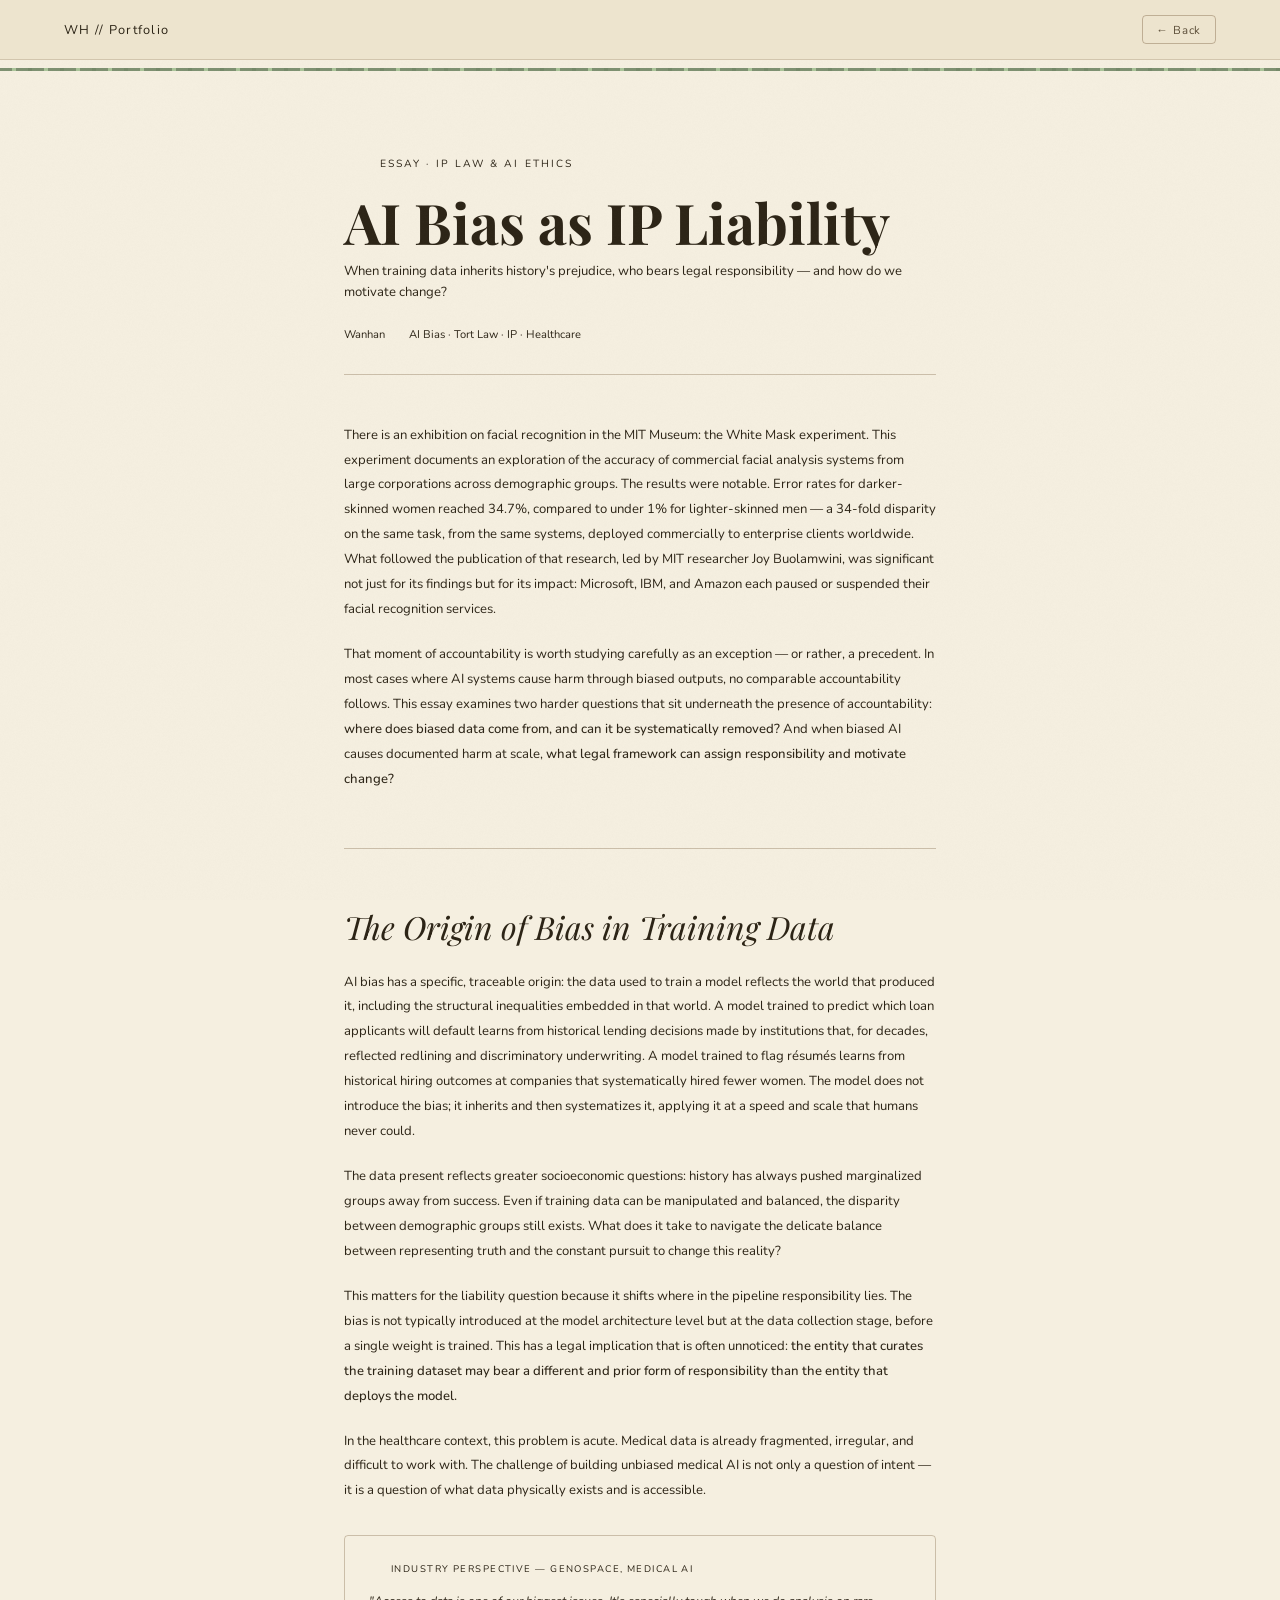
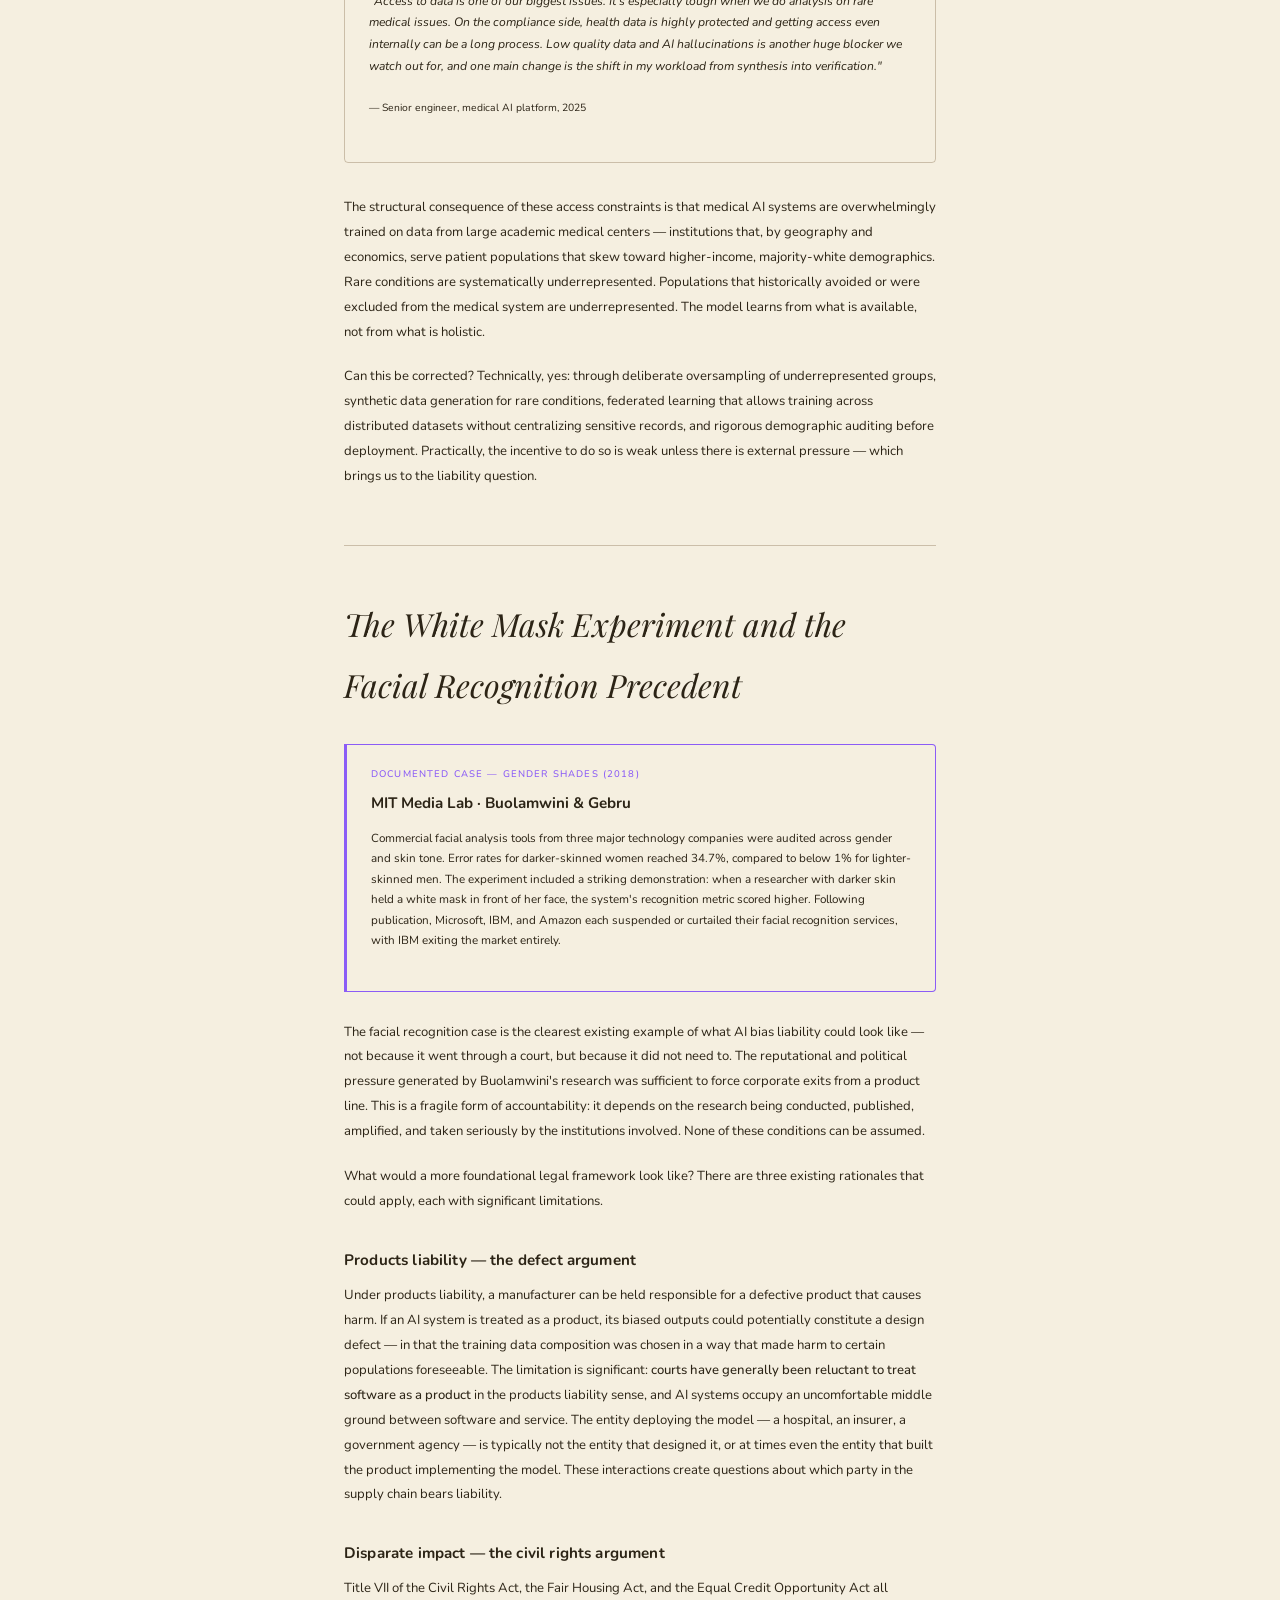
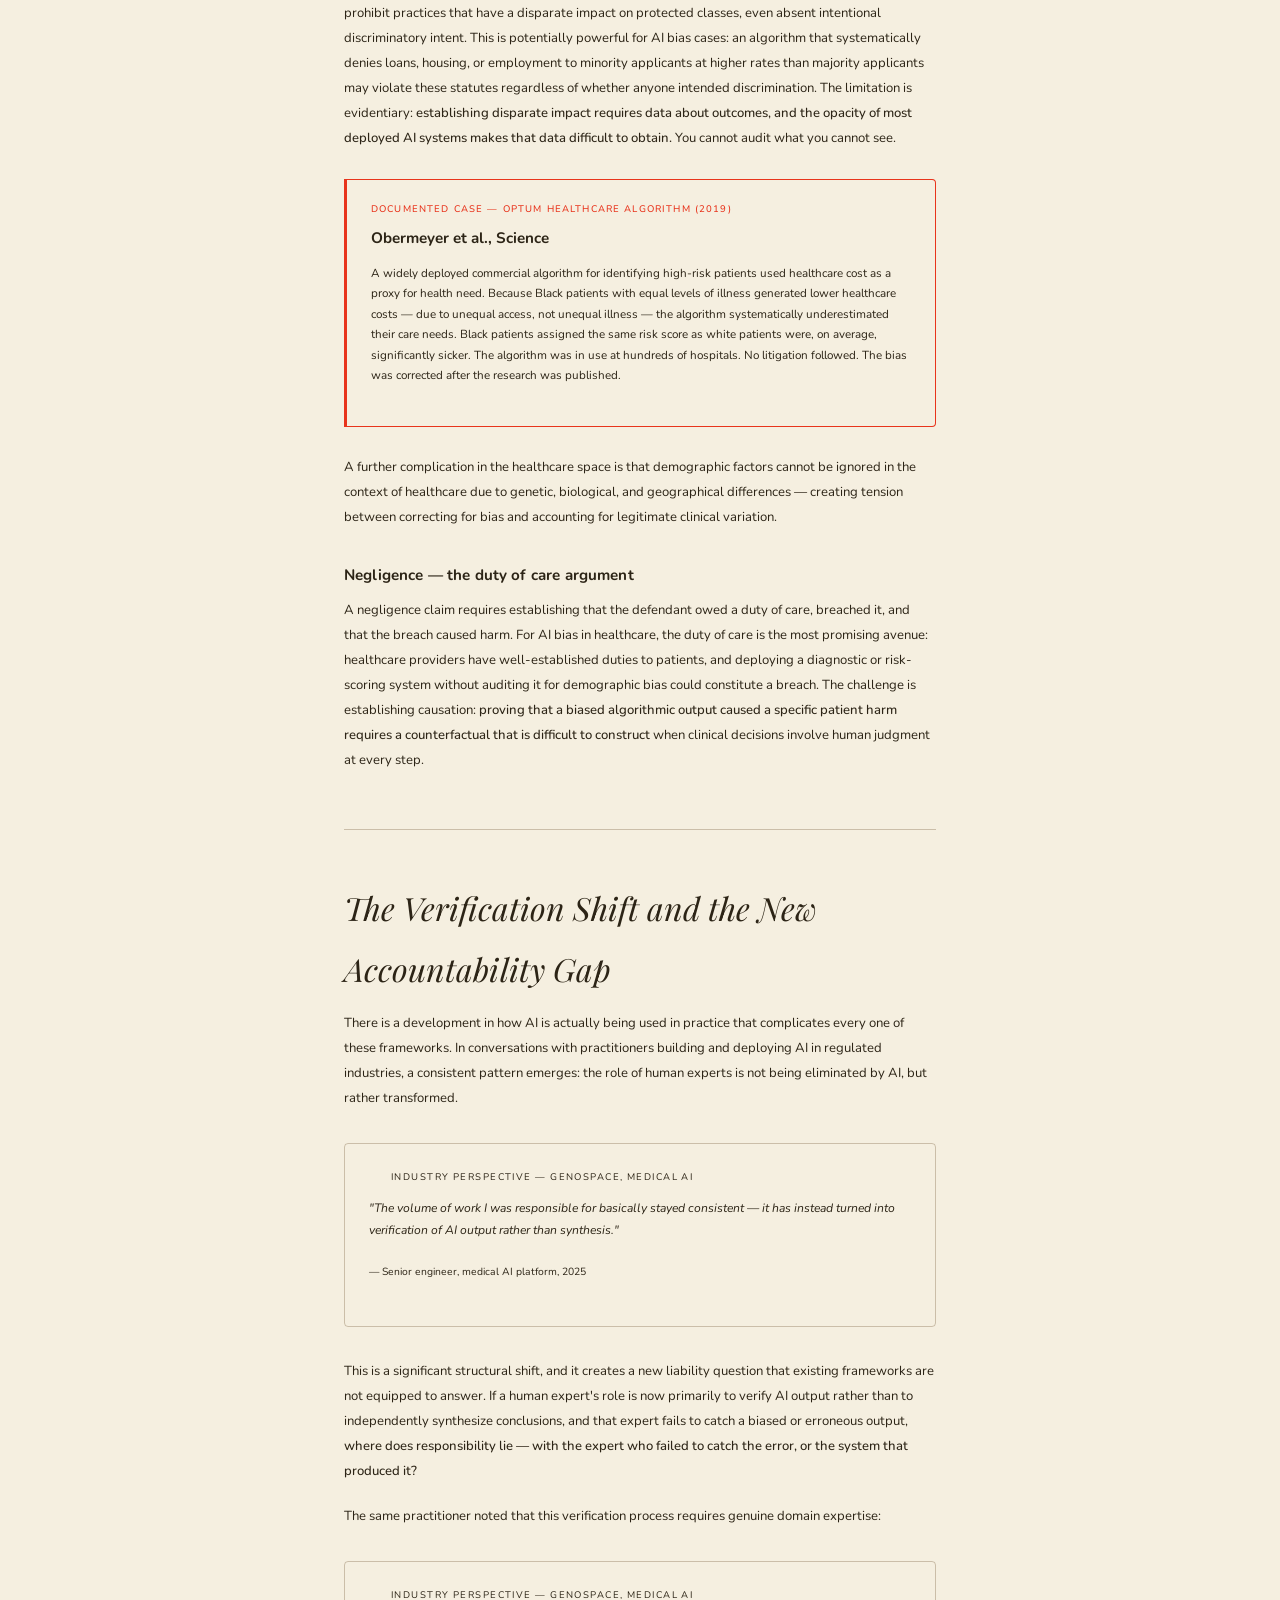
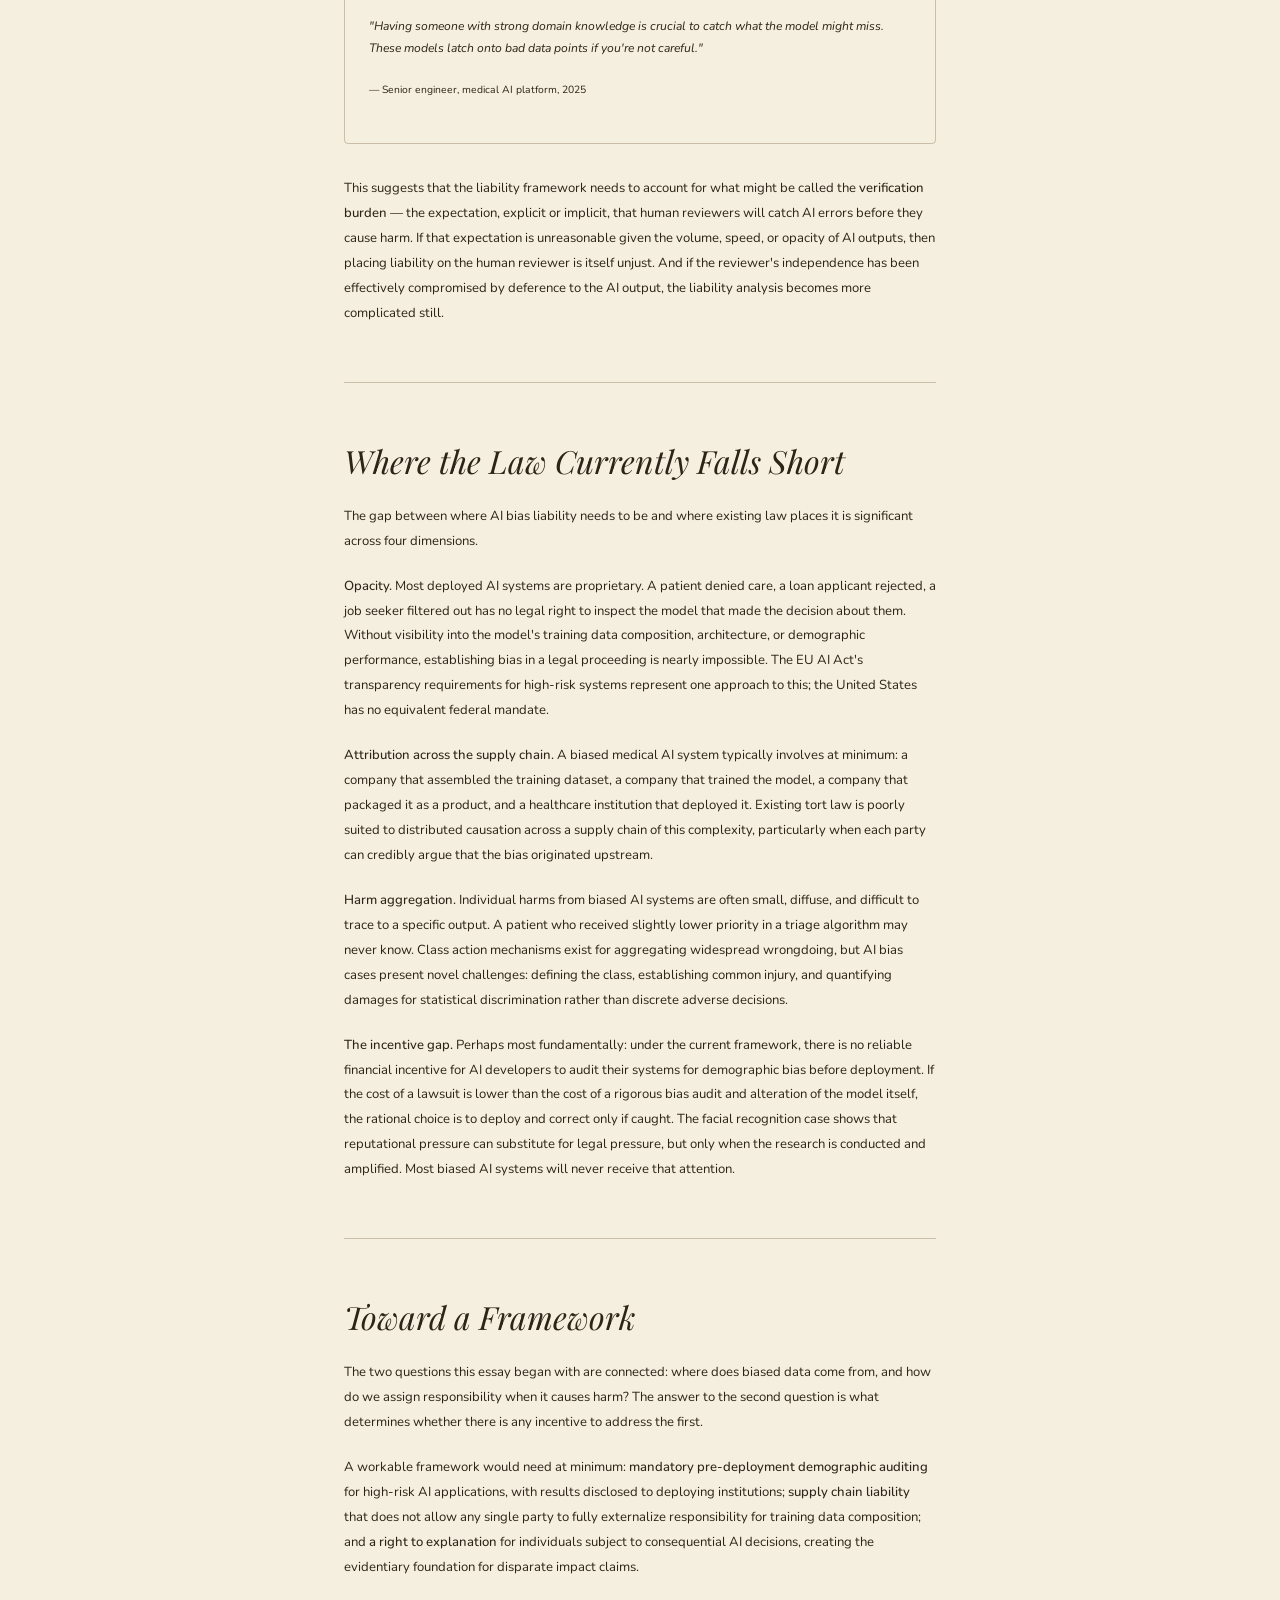
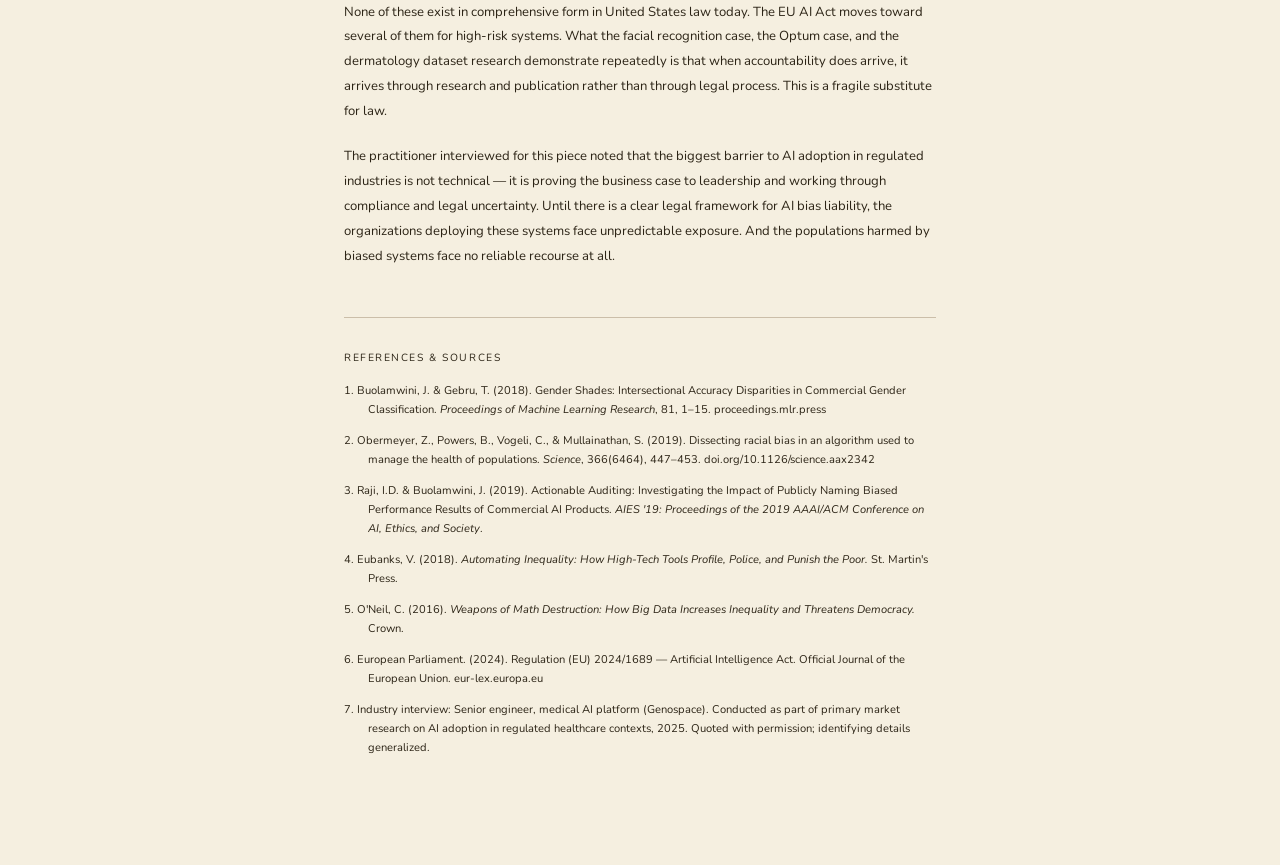
<file: writing/ai-bias-ip-liability.html>
<!DOCTYPE html>
<html lang="en">
<head>
  <meta charset="UTF-8">
  <meta name="viewport" content="width=device-width, initial-scale=1.0">
  <title>AI Bias as IP Liability // Wanhan</title>
  <link rel="preconnect" href="https://fonts.googleapis.com">
  <link rel="preconnect" href="https://fonts.gstatic.com" crossorigin>
  <link href="https://fonts.googleapis.com/css2?family=DM+Serif+Display:ital@0;1&family=IBM+Plex+Mono:wght@300;400;500&family=Manrope:wght@400;500;600;700&display=swap" rel="stylesheet">
  <link rel="stylesheet" href="../css/tokens.css">
  <link rel="stylesheet" href="../css/base.css">
  <style>
    body { padding-top: 60px; }

    .writing-nav {
      position: fixed; top: 0; left: 0; right: 0; height: 60px;
      display: flex; align-items: center; justify-content: space-between;
      padding: 0 var(--gutter);
      background: rgba(237,228,206,0.97); backdrop-filter: blur(20px);
      border-bottom: 1px solid rgba(107,76,42,0.2); z-index: 100;
    }
    .writing-nav a {
      font-family: var(--mono); font-size: 0.72rem;
      color: #5c4e38; text-decoration: none;
      letter-spacing: 0.08em; transition: color 0.2s, border-color 0.2s;
      border: 1px solid rgba(107,76,42,0.35); border-radius: 4px; padding: 0.35rem 0.85rem;
    }
    .writing-nav a:hover { color: #2c2416; border-color: #6b4c2a; }
    .writing-nav-logo {
      font-family: var(--mono); font-size: 0.8rem;
      color: #2c2416; letter-spacing: 0.1em;
    }

    .article {
      max-width: 720px; margin: 0 auto;
      padding: clamp(3rem, 8vw, 6rem) var(--gutter);
    }

    .article-eyebrow {
      font-family: var(--mono); font-size: 0.65rem;
      letter-spacing: 0.2em; text-transform: uppercase;
      color: var(--blue-bright); margin-bottom: 1.25rem;
      display: flex; align-items: center; gap: 0.75rem;
    }
    .article-eyebrow::before {
      content: ''; width: 24px; height: 1px; background: var(--blue-bright);
    }

    .article-title {
      font-family: var(--serif); font-size: clamp(2rem, 5vw, 3.5rem);
      line-height: 1.1; color: var(--text); margin-bottom: 0.5rem;
    }
    .article-subtitle {
      font-family: var(--mono); font-size: 0.82rem;
      color: var(--text-muted); margin-bottom: 1.5rem; line-height: 1.6;
    }
    .article-meta {
      font-family: var(--mono); font-size: 0.7rem; color: var(--text-dim);
      margin-bottom: 3rem; padding-bottom: 2rem;
      border-bottom: 1px solid var(--border);
      display: flex; gap: 1.5rem; flex-wrap: wrap;
    }

    /* Interview block */
    .interview-block {
      background: var(--navy2); border: 1px solid var(--border);
      border-radius: 4px; padding: 1.5rem; margin: 2rem 0;
    }
    .interview-label {
      font-family: var(--mono); font-size: 0.6rem; letter-spacing: 0.15em;
      text-transform: uppercase; color: var(--blue-bright); margin-bottom: 0.75rem;
      display: flex; align-items: center; gap: 0.5rem;
    }
    .interview-label::before {
      content: ''; width: 14px; height: 1px; background: var(--blue-bright);
    }
    .interview-text {
      font-family: var(--mono); font-size: 0.76rem;
      color: var(--text-muted); line-height: 1.8; font-style: italic;
      margin: 0 0 0.6rem;
    }
    .interview-attr {
      font-family: var(--mono); font-size: 0.65rem; color: var(--text-dim);
    }

    /* Case study box */
    .case-box {
      background: var(--navy2);
      border: 1px solid var(--border);
      border-left: 3px solid;
      border-radius: 0 4px 4px 0;
      padding: 1.25rem 1.5rem; margin: 1.75rem 0;
    }
    .case-box-label {
      font-family: var(--mono); font-size: 0.6rem; letter-spacing: 0.12em;
      text-transform: uppercase; margin-bottom: 0.4rem; font-weight: 500;
    }
    .case-box-title {
      font-family: var(--sans); font-size: 0.95rem; font-weight: 700;
      color: var(--text); margin-bottom: 0.6rem;
    }
    .case-box-body {
      font-family: var(--mono); font-size: 0.73rem;
      color: var(--text-muted); line-height: 1.75; margin: 0;
    }

    /* Prose */
    .prose {
      font-family: var(--mono); font-size: 0.82rem;
      line-height: 1.9; color: var(--text-muted);
    }
    .prose p { margin-bottom: 1.25rem; }
    .prose b, .prose strong { color: var(--text); font-weight: 500; }

    .prose h2 {
      font-family: var(--serif);
      font-size: clamp(1.4rem, 3vw, 2rem);
      font-weight: 400; font-style: italic;
      color: var(--text);
      margin: 3.5rem 0 0.75rem;
      padding-top: 3rem;
      border-top: 1px solid var(--border);
    }
    .prose h3 {
      font-family: var(--sans); font-size: 0.95rem; font-weight: 700;
      color: var(--blue-bright); margin: 2rem 0 0.5rem;
      letter-spacing: 0.01em;
    }

    .prose ul, .prose ol { padding-left: 1.5rem; margin-bottom: 1.25rem; }
    .prose li { margin-bottom: 0.5rem; }

    .prose a {
      color: var(--blue-bright); text-decoration: none;
      border-bottom: 1px solid rgba(77,133,255,0.3);
      transition: border-color 0.2s;
    }
    .prose a:hover { border-color: var(--blue-bright); }

    /* Citations */
    .citations {
      margin-top: 3rem; padding-top: 2rem;
      border-top: 1px solid var(--border);
    }
    .citations-title {
      font-family: var(--mono); font-size: 0.65rem;
      letter-spacing: 0.15em; text-transform: uppercase;
      color: var(--text-dim); margin-bottom: 1rem;
    }
    .citation {
      font-family: var(--mono); font-size: 0.7rem;
      color: var(--text-dim); line-height: 1.7;
      margin-bottom: 0.75rem;
      padding-left: 1.5rem; text-indent: -1.5rem;
    }
    .citation a { color: var(--blue-bright); text-decoration: none; }
  </style>
</head>
<body>

<nav class="writing-nav">
  <span class="writing-nav-logo">WH // Portfolio</span>
  <a href="../index.html">← Back</a>
</nav>

<article class="article">

  <div class="article-eyebrow">Essay · IP Law &amp; AI Ethics</div>
  <h1 class="article-title">AI Bias as IP Liability</h1>
  <p class="article-subtitle">When training data inherits history's prejudice, who bears legal responsibility — and how do we motivate change?</p>
  <div class="article-meta">
    <span>Wanhan</span>
    <span>AI Bias · Tort Law · IP · Healthcare</span>
  </div>

  <div class="prose">

    <p>There is an exhibition on facial recognition in the MIT Museum: the White Mask experiment. This experiment documents an exploration of the accuracy of commercial facial analysis systems from large corporations across demographic groups. The results were notable. Error rates for darker-skinned women reached 34.7%, compared to under 1% for lighter-skinned men — a 34-fold disparity on the same task, from the same systems, deployed commercially to enterprise clients worldwide. What followed the publication of that research, led by MIT researcher Joy Buolamwini, was significant not just for its findings but for its impact: Microsoft, IBM, and Amazon each paused or suspended their facial recognition services.</p>

    <p>That moment of accountability is worth studying carefully as an exception — or rather, a precedent. In most cases where AI systems cause harm through biased outputs, no comparable accountability follows. This essay examines two harder questions that sit underneath the presence of accountability: <strong>where does biased data come from, and can it be systematically removed?</strong> And when biased AI causes documented harm at scale, <strong>what legal framework can assign responsibility and motivate change?</strong></p>

    <h2>The Origin of Bias in Training Data</h2>

    <p>AI bias has a specific, traceable origin: the data used to train a model reflects the world that produced it, including the structural inequalities embedded in that world. A model trained to predict which loan applicants will default learns from historical lending decisions made by institutions that, for decades, reflected redlining and discriminatory underwriting. A model trained to flag résumés learns from historical hiring outcomes at companies that systematically hired fewer women. The model does not introduce the bias; it inherits and then systematizes it, applying it at a speed and scale that humans never could.</p>

    <p>The data present reflects greater socioeconomic questions: history has always pushed marginalized groups away from success. Even if training data can be manipulated and balanced, the disparity between demographic groups still exists. What does it take to navigate the delicate balance between representing truth and the constant pursuit to change this reality?</p>

    <p>This matters for the liability question because it shifts where in the pipeline responsibility lies. The bias is not typically introduced at the model architecture level but at the data collection stage, before a single weight is trained. This has a legal implication that is often unnoticed: <strong>the entity that curates the training dataset may bear a different and prior form of responsibility than the entity that deploys the model.</strong></p>

    <p>In the healthcare context, this problem is acute. Medical data is already fragmented, irregular, and difficult to work with. The challenge of building unbiased medical AI is not only a question of intent — it is a question of what data physically exists and is accessible.</p>

    <div class="interview-block">
      <div class="interview-label">Industry perspective — Genospace, medical AI</div>
      <p class="interview-text">"Access to data is one of our biggest issues. It's especially tough when we do analysis on rare medical issues. On the compliance side, health data is highly protected and getting access even internally can be a long process. Low quality data and AI hallucinations is another huge blocker we watch out for, and one main change is the shift in my workload from synthesis into verification."</p>
      <p class="interview-attr">— Senior engineer, medical AI platform, 2025</p>
    </div>

    <p>The structural consequence of these access constraints is that medical AI systems are overwhelmingly trained on data from large academic medical centers — institutions that, by geography and economics, serve patient populations that skew toward higher-income, majority-white demographics. Rare conditions are systematically underrepresented. Populations that historically avoided or were excluded from the medical system are underrepresented. The model learns from what is available, not from what is holistic.</p>

    <p>Can this be corrected? Technically, yes: through deliberate oversampling of underrepresented groups, synthetic data generation for rare conditions, federated learning that allows training across distributed datasets without centralizing sensitive records, and rigorous demographic auditing before deployment. Practically, the incentive to do so is weak unless there is external pressure — which brings us to the liability question.</p>

    <h2>The White Mask Experiment and the Facial Recognition Precedent</h2>

    <div class="case-box" style="border-color:#8b5cf6">
      <div class="case-box-label" style="color:#8b5cf6">Documented case — Gender Shades (2018)</div>
      <div class="case-box-title">MIT Media Lab · Buolamwini &amp; Gebru</div>
      <p class="case-box-body">Commercial facial analysis tools from three major technology companies were audited across gender and skin tone. Error rates for darker-skinned women reached 34.7%, compared to below 1% for lighter-skinned men. The experiment included a striking demonstration: when a researcher with darker skin held a white mask in front of her face, the system's recognition metric scored higher. Following publication, Microsoft, IBM, and Amazon each suspended or curtailed their facial recognition services, with IBM exiting the market entirely.</p>
    </div>

    <p>The facial recognition case is the clearest existing example of what AI bias liability could look like — not because it went through a court, but because it did not need to. The reputational and political pressure generated by Buolamwini's research was sufficient to force corporate exits from a product line. This is a fragile form of accountability: it depends on the research being conducted, published, amplified, and taken seriously by the institutions involved. None of these conditions can be assumed.</p>

    <p>What would a more foundational legal framework look like? There are three existing rationales that could apply, each with significant limitations.</p>

    <h3>Products liability — the defect argument</h3>

    <p>Under products liability, a manufacturer can be held responsible for a defective product that causes harm. If an AI system is treated as a product, its biased outputs could potentially constitute a design defect — in that the training data composition was chosen in a way that made harm to certain populations foreseeable. The limitation is significant: <strong>courts have generally been reluctant to treat software as a product</strong> in the products liability sense, and AI systems occupy an uncomfortable middle ground between software and service. The entity deploying the model — a hospital, an insurer, a government agency — is typically not the entity that designed it, or at times even the entity that built the product implementing the model. These interactions create questions about which party in the supply chain bears liability.</p>

    <h3>Disparate impact — the civil rights argument</h3>

    <p>Title VII of the Civil Rights Act, the Fair Housing Act, and the Equal Credit Opportunity Act all prohibit practices that have a disparate impact on protected classes, even absent intentional discriminatory intent. This is potentially powerful for AI bias cases: an algorithm that systematically denies loans, housing, or employment to minority applicants at higher rates than majority applicants may violate these statutes regardless of whether anyone intended discrimination. The limitation is evidentiary: <strong>establishing disparate impact requires data about outcomes, and the opacity of most deployed AI systems makes that data difficult to obtain.</strong> You cannot audit what you cannot see.</p>

    <div class="case-box" style="border-color:#e8341c">
      <div class="case-box-label" style="color:#e8341c">Documented case — Optum Healthcare Algorithm (2019)</div>
      <div class="case-box-title">Obermeyer et al., Science</div>
      <p class="case-box-body">A widely deployed commercial algorithm for identifying high-risk patients used healthcare cost as a proxy for health need. Because Black patients with equal levels of illness generated lower healthcare costs — due to unequal access, not unequal illness — the algorithm systematically underestimated their care needs. Black patients assigned the same risk score as white patients were, on average, significantly sicker. The algorithm was in use at hundreds of hospitals. No litigation followed. The bias was corrected after the research was published.</p>
    </div>

    <p>A further complication in the healthcare space is that demographic factors cannot be ignored in the context of healthcare due to genetic, biological, and geographical differences — creating tension between correcting for bias and accounting for legitimate clinical variation.</p>

    <h3>Negligence — the duty of care argument</h3>

    <p>A negligence claim requires establishing that the defendant owed a duty of care, breached it, and that the breach caused harm. For AI bias in healthcare, the duty of care is the most promising avenue: healthcare providers have well-established duties to patients, and deploying a diagnostic or risk-scoring system without auditing it for demographic bias could constitute a breach. The challenge is establishing causation: <strong>proving that a biased algorithmic output caused a specific patient harm requires a counterfactual that is difficult to construct</strong> when clinical decisions involve human judgment at every step.</p>

    <h2>The Verification Shift and the New Accountability Gap</h2>

    <p>There is a development in how AI is actually being used in practice that complicates every one of these frameworks. In conversations with practitioners building and deploying AI in regulated industries, a consistent pattern emerges: the role of human experts is not being eliminated by AI, but rather transformed.</p>

    <div class="interview-block">
      <div class="interview-label">Industry perspective — Genospace, medical AI</div>
      <p class="interview-text">"The volume of work I was responsible for basically stayed consistent — it has instead turned into verification of AI output rather than synthesis."</p>
      <p class="interview-attr">— Senior engineer, medical AI platform, 2025</p>
    </div>

    <p>This is a significant structural shift, and it creates a new liability question that existing frameworks are not equipped to answer. If a human expert's role is now primarily to verify AI output rather than to independently synthesize conclusions, and that expert fails to catch a biased or erroneous output, <strong>where does responsibility lie — with the expert who failed to catch the error, or the system that produced it?</strong></p>

    <p>The same practitioner noted that this verification process requires genuine domain expertise:</p>

    <div class="interview-block">
      <div class="interview-label">Industry perspective — Genospace, medical AI</div>
      <p class="interview-text">"Having someone with strong domain knowledge is crucial to catch what the model might miss. These models latch onto bad data points if you're not careful."</p>
      <p class="interview-attr">— Senior engineer, medical AI platform, 2025</p>
    </div>

    <p>This suggests that the liability framework needs to account for what might be called the <strong>verification burden</strong> — the expectation, explicit or implicit, that human reviewers will catch AI errors before they cause harm. If that expectation is unreasonable given the volume, speed, or opacity of AI outputs, then placing liability on the human reviewer is itself unjust. And if the reviewer's independence has been effectively compromised by deference to the AI output, the liability analysis becomes more complicated still.</p>

    <h2>Where the Law Currently Falls Short</h2>

    <p>The gap between where AI bias liability needs to be and where existing law places it is significant across four dimensions.</p>

    <p><strong>Opacity.</strong> Most deployed AI systems are proprietary. A patient denied care, a loan applicant rejected, a job seeker filtered out has no legal right to inspect the model that made the decision about them. Without visibility into the model's training data composition, architecture, or demographic performance, establishing bias in a legal proceeding is nearly impossible. The EU AI Act's transparency requirements for high-risk systems represent one approach to this; the United States has no equivalent federal mandate.</p>

    <p><strong>Attribution across the supply chain.</strong> A biased medical AI system typically involves at minimum: a company that assembled the training dataset, a company that trained the model, a company that packaged it as a product, and a healthcare institution that deployed it. Existing tort law is poorly suited to distributed causation across a supply chain of this complexity, particularly when each party can credibly argue that the bias originated upstream.</p>

    <p><strong>Harm aggregation.</strong> Individual harms from biased AI systems are often small, diffuse, and difficult to trace to a specific output. A patient who received slightly lower priority in a triage algorithm may never know. Class action mechanisms exist for aggregating widespread wrongdoing, but AI bias cases present novel challenges: defining the class, establishing common injury, and quantifying damages for statistical discrimination rather than discrete adverse decisions.</p>

    <p><strong>The incentive gap.</strong> Perhaps most fundamentally: under the current framework, there is no reliable financial incentive for AI developers to audit their systems for demographic bias before deployment. If the cost of a lawsuit is lower than the cost of a rigorous bias audit and alteration of the model itself, the rational choice is to deploy and correct only if caught. The facial recognition case shows that reputational pressure can substitute for legal pressure, but only when the research is conducted and amplified. Most biased AI systems will never receive that attention.</p>

    <h2>Toward a Framework</h2>

    <p>The two questions this essay began with are connected: where does biased data come from, and how do we assign responsibility when it causes harm? The answer to the second question is what determines whether there is any incentive to address the first.</p>

    <p>A workable framework would need at minimum: <strong>mandatory pre-deployment demographic auditing</strong> for high-risk AI applications, with results disclosed to deploying institutions; <strong>supply chain liability</strong> that does not allow any single party to fully externalize responsibility for training data composition; and <strong>a right to explanation</strong> for individuals subject to consequential AI decisions, creating the evidentiary foundation for disparate impact claims.</p>

    <p>None of these exist in comprehensive form in United States law today. The EU AI Act moves toward several of them for high-risk systems. What the facial recognition case, the Optum case, and the dermatology dataset research demonstrate repeatedly is that when accountability does arrive, it arrives through research and publication rather than through legal process. This is a fragile substitute for law.</p>

    <p>The practitioner interviewed for this piece noted that the biggest barrier to AI adoption in regulated industries is not technical — it is proving the business case to leadership and working through compliance and legal uncertainty. Until there is a clear legal framework for AI bias liability, the organizations deploying these systems face unpredictable exposure. And the populations harmed by biased systems face no reliable recourse at all.</p>

  </div>

  <div class="citations">
    <div class="citations-title">References &amp; Sources</div>
    <div class="citation">1. Buolamwini, J. &amp; Gebru, T. (2018). Gender Shades: Intersectional Accuracy Disparities in Commercial Gender Classification. <em>Proceedings of Machine Learning Research</em>, 81, 1–15. <a href="http://proceedings.mlr.press/v81/buolamwini18a.html" target="_blank">proceedings.mlr.press</a></div>
    <div class="citation">2. Obermeyer, Z., Powers, B., Vogeli, C., &amp; Mullainathan, S. (2019). Dissecting racial bias in an algorithm used to manage the health of populations. <em>Science</em>, 366(6464), 447–453. <a href="https://doi.org/10.1126/science.aax2342" target="_blank">doi.org/10.1126/science.aax2342</a></div>
    <div class="citation">3. Raji, I.D. &amp; Buolamwini, J. (2019). Actionable Auditing: Investigating the Impact of Publicly Naming Biased Performance Results of Commercial AI Products. <em>AIES '19: Proceedings of the 2019 AAAI/ACM Conference on AI, Ethics, and Society</em>.</div>
    <div class="citation">4. Eubanks, V. (2018). <em>Automating Inequality: How High-Tech Tools Profile, Police, and Punish the Poor.</em> St. Martin's Press.</div>
    <div class="citation">5. O'Neil, C. (2016). <em>Weapons of Math Destruction: How Big Data Increases Inequality and Threatens Democracy.</em> Crown.</div>
    <div class="citation">6. European Parliament. (2024). Regulation (EU) 2024/1689 — Artificial Intelligence Act. Official Journal of the European Union. <a href="https://eur-lex.europa.eu/legal-content/EN/TXT/?uri=CELEX:32024R1689" target="_blank">eur-lex.europa.eu</a></div>
    <div class="citation">7. Industry interview: Senior engineer, medical AI platform (Genospace). Conducted as part of primary market research on AI adoption in regulated healthcare contexts, 2025. Quoted with permission; identifying details generalized.</div>
  </div>

</article>
</body>
</html>
</file>
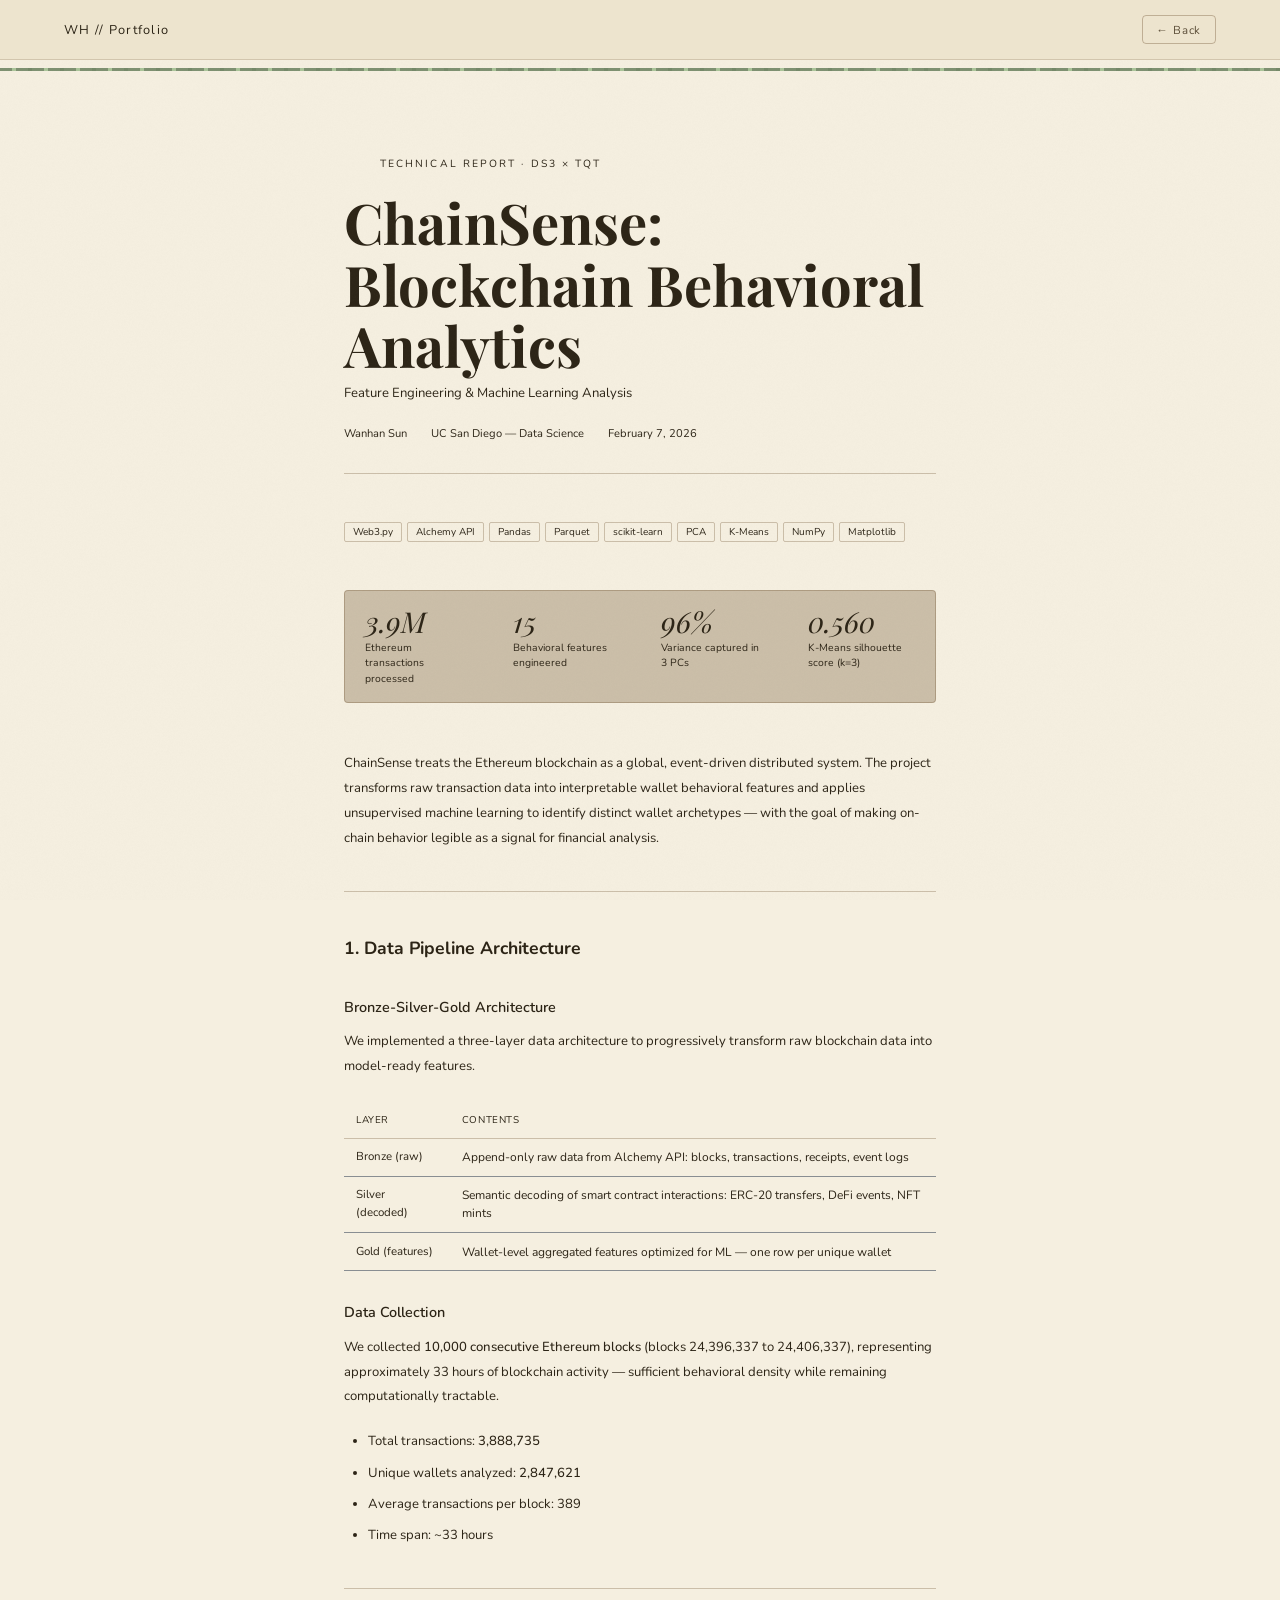
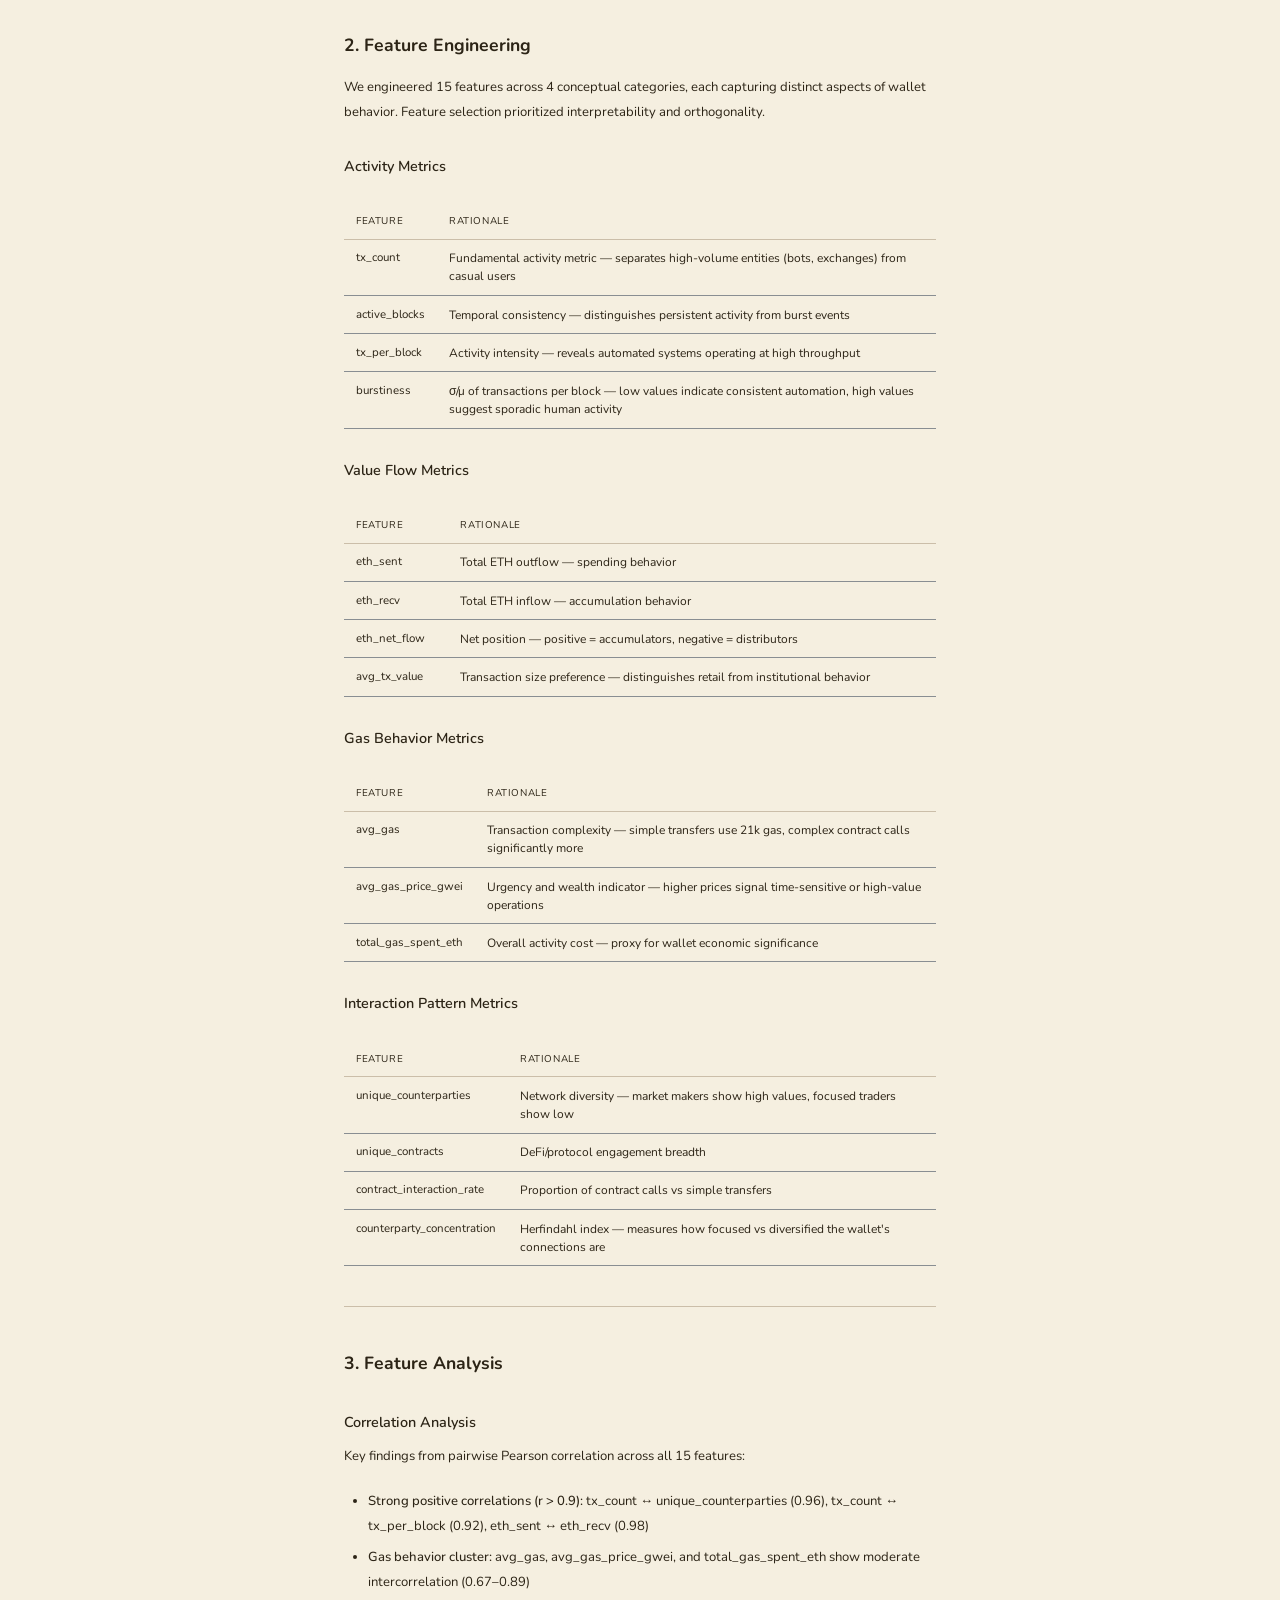
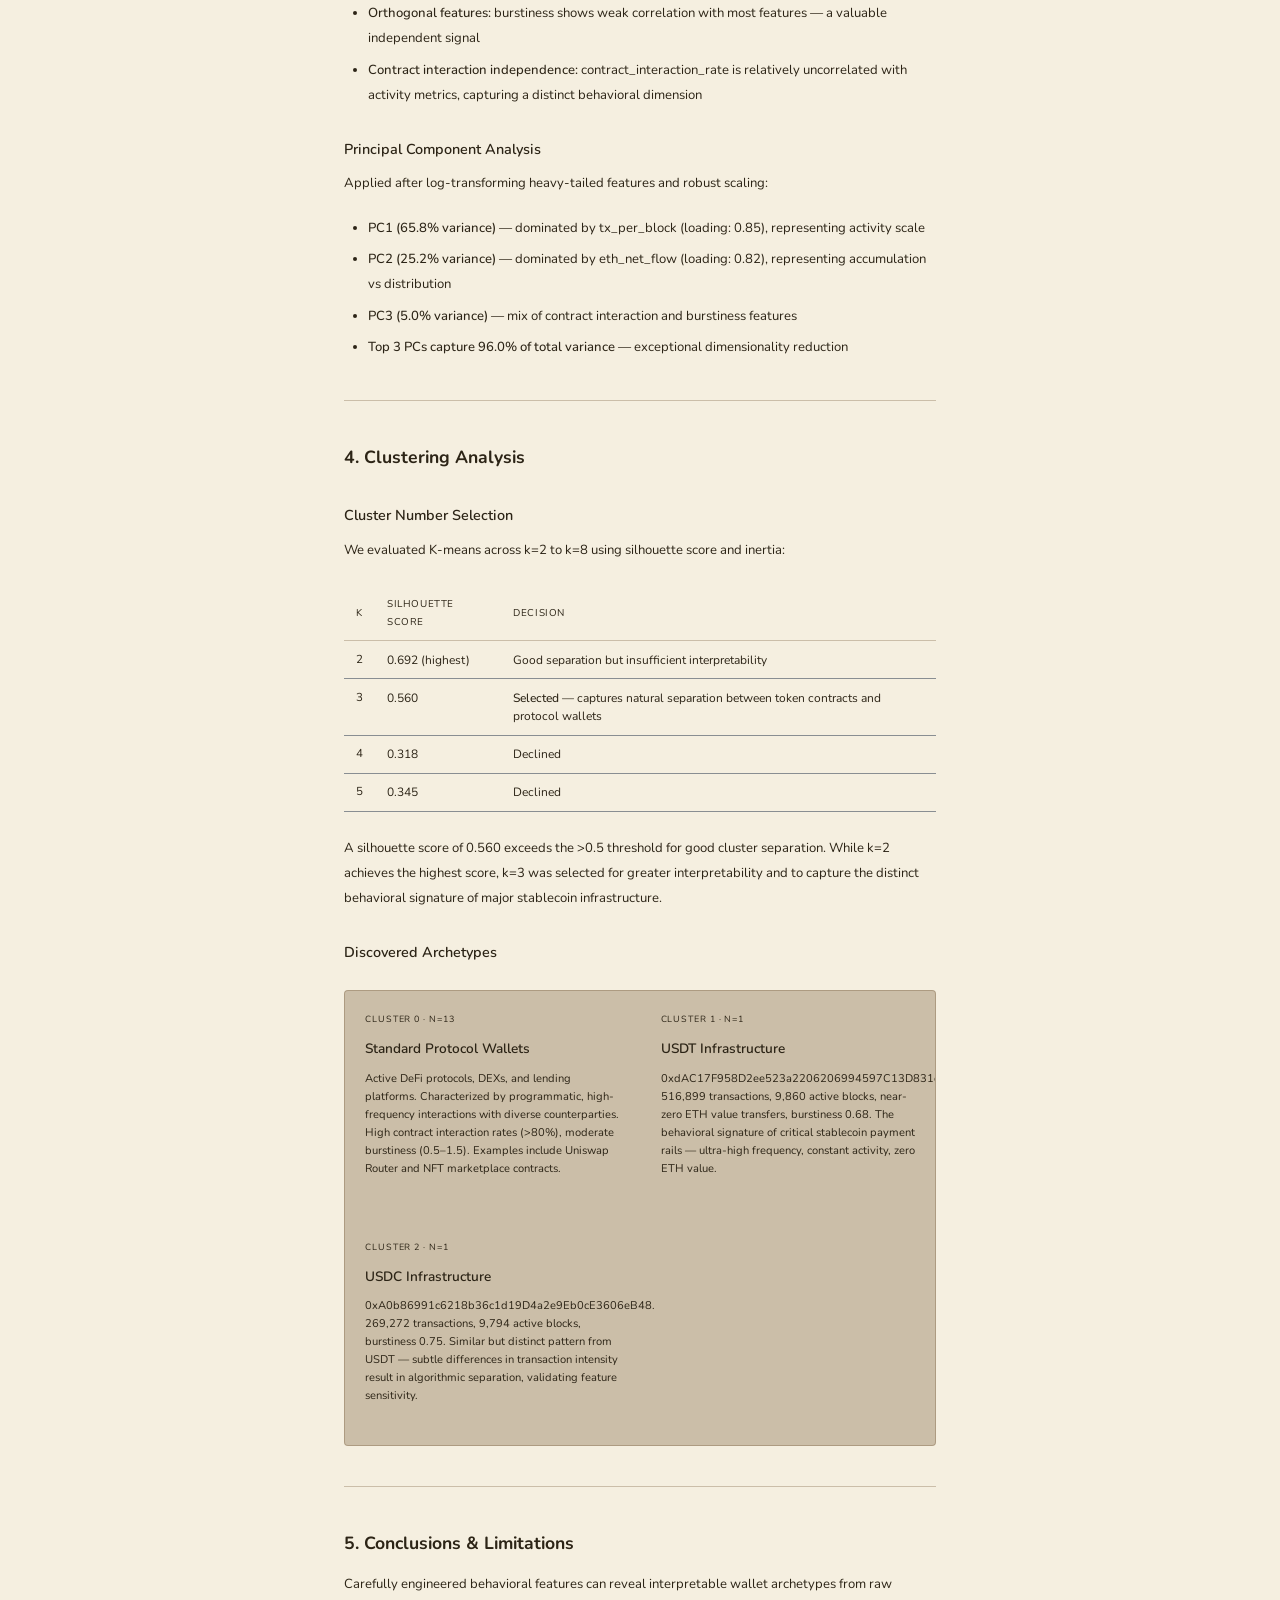
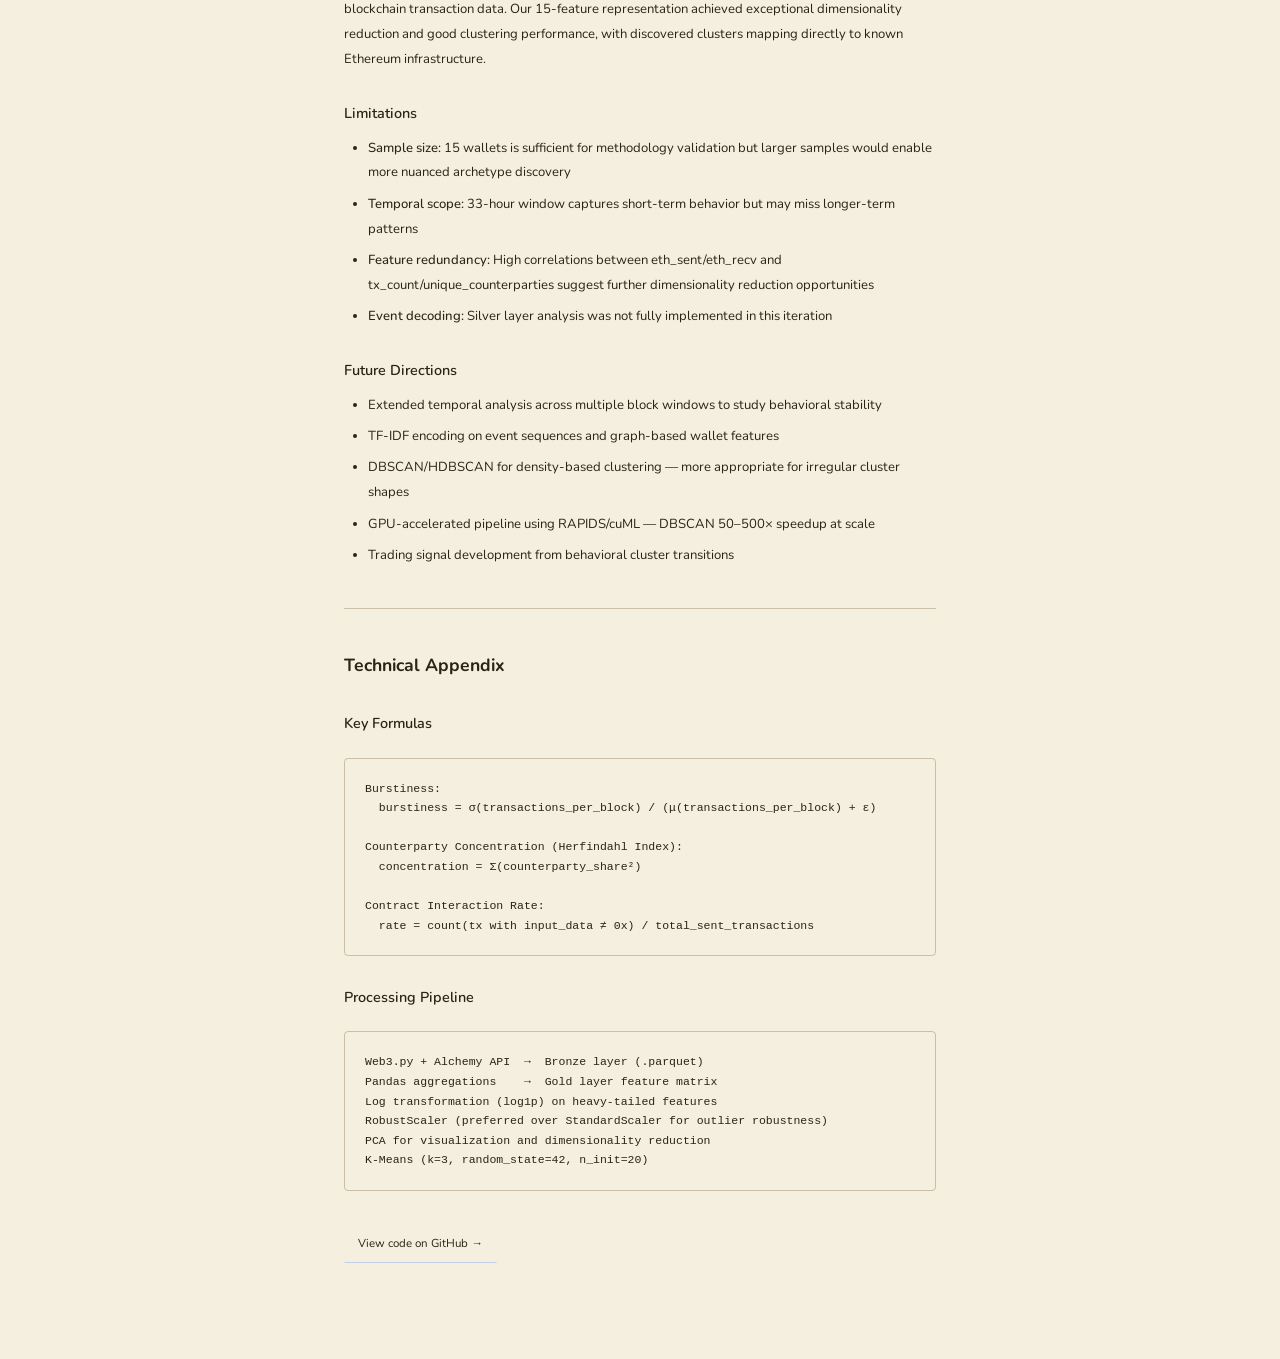
<file: writing/chainsense-technical-report.html>
<!DOCTYPE html>
<html lang="en">
<head>
  <meta charset="UTF-8">
  <meta name="viewport" content="width=device-width, initial-scale=1.0">
  <title>ChainSense Technical Report // Wanhan</title>
  <link rel="preconnect" href="https://fonts.googleapis.com">
  <link rel="preconnect" href="https://fonts.gstatic.com" crossorigin>
  <link href="https://fonts.googleapis.com/css2?family=DM+Serif+Display:ital@0;1&family=IBM+Plex+Mono:wght@300;400;500&family=Manrope:wght@400;500;600;700&display=swap" rel="stylesheet">
  <link rel="stylesheet" href="../css/tokens.css">
  <link rel="stylesheet" href="../css/base.css">
  <style>
    body { padding-top: 60px; }

    .writing-nav {
      position: fixed;
      top: 0; left: 0; right: 0;
      height: 60px;
      display: flex;
      align-items: center;
      justify-content: space-between;
      padding: 0 var(--gutter);
      background: rgba(237,228,206,0.97);
      backdrop-filter: blur(20px);
      border-bottom: 1px solid rgba(107,76,42,0.2);
      z-index: 100;
    }
    .writing-nav a {
      font-family: var(--mono);
      font-size: 0.72rem;
      color: #5c4e38;
      text-decoration: none;
      letter-spacing: 0.08em;
      transition: color 0.2s, border-color 0.2s;
      border: 1px solid rgba(107,76,42,0.35); border-radius: 4px; padding: 0.35rem 0.85rem;
    }
    .writing-nav a:hover { color: #2c2416; border-color: #6b4c2a; }
    .writing-nav-logo {
      font-family: var(--mono);
      font-size: 0.8rem;
      color: #2c2416;
      letter-spacing: 0.1em;
    }

    .article {
      max-width: 720px;
      margin: 0 auto;
      padding: clamp(3rem, 8vw, 6rem) var(--gutter);
    }

    .article-eyebrow {
      font-family: var(--mono);
      font-size: 0.65rem;
      letter-spacing: 0.2em;
      text-transform: uppercase;
      color: var(--blue-bright);
      margin-bottom: 1.25rem;
      display: flex;
      align-items: center;
      gap: 0.75rem;
    }
    .article-eyebrow::before {
      content: '';
      width: 24px; height: 1px;
      background: var(--blue-bright);
    }

    .article-title {
      font-family: var(--serif);
      font-size: clamp(2rem, 5vw, 3.5rem);
      line-height: 1.1;
      color: var(--text);
      margin-bottom: 0.5rem;
    }
    .article-subtitle {
      font-family: var(--mono);
      font-size: 0.82rem;
      color: var(--text-muted);
      margin-bottom: 1.5rem;
    }

    .article-meta {
      font-family: var(--mono);
      font-size: 0.7rem;
      color: var(--text-dim);
      margin-bottom: 3rem;
      padding-bottom: 2rem;
      border-bottom: 1px solid var(--border);
      display: flex;
      gap: 1.5rem;
      flex-wrap: wrap;
    }

    /* Key results strip */
    .results-strip {
      display: grid;
      grid-template-columns: repeat(auto-fit, minmax(140px, 1fr));
      gap: 1px;
      background: var(--border);
      border: 1px solid var(--border);
      border-radius: 4px;
      overflow: hidden;
      margin-bottom: 3rem;
    }
    .result-cell {
      background: var(--navy2);
      padding: 1rem 1.25rem;
    }
    .result-num {
      font-family: var(--serif);
      font-size: 1.8rem;
      font-style: italic;
      color: var(--blue-bright);
      line-height: 1;
      margin-bottom: 0.25rem;
    }
    .result-label {
      font-family: var(--mono);
      font-size: 0.65rem;
      color: var(--text-dim);
      line-height: 1.5;
    }

    /* Prose */
    .prose { font-family: var(--mono); font-size: 0.82rem; line-height: 1.9; color: var(--text-muted); }
    .prose p { margin-bottom: 1.25rem; }
    .prose b, .prose strong { color: var(--text); font-weight: 500; }
    .prose h3 {
      font-family: var(--sans);
      font-size: 1.1rem;
      font-weight: 700;
      color: var(--text);
      margin: 2.5rem 0 0.75rem;
      padding-top: 2.5rem;
      border-top: 1px solid var(--border);
    }
    .prose h4 {
      font-family: var(--sans);
      font-size: 0.9rem;
      font-weight: 600;
      color: var(--blue-bright);
      margin: 1.75rem 0 0.5rem;
    }
    .prose a {
      color: var(--blue-bright);
      text-decoration: none;
      border-bottom: 1px solid rgba(77,133,255,0.3);
      transition: border-color 0.2s;
    }
    .prose a:hover { border-color: var(--blue-bright); }
    .prose ul, .prose ol { padding-left: 1.5rem; margin-bottom: 1.25rem; }
    .prose li { margin-bottom: 0.4rem; }
    .prose pre {
      background: var(--navy3);
      border: 1px solid var(--border);
      border-radius: 4px;
      padding: 1.25rem;
      overflow-x: auto;
      font-size: 0.72rem;
      line-height: 1.7;
      color: var(--text-muted);
      margin: 1.25rem 0;
    }
    .prose table {
      width: 100%;
      border-collapse: collapse;
      margin: 1.5rem 0;
      font-size: 0.75rem;
    }
    .prose th {
      text-align: left;
      padding: 0.5rem 0.75rem;
      border-bottom: 1px solid var(--border);
      color: var(--text-dim);
      font-weight: 400;
      text-transform: uppercase;
      letter-spacing: 0.06em;
      font-size: 0.62rem;
    }
    .prose td {
      padding: 0.6rem 0.75rem;
      border-bottom: 1px solid rgba(30,46,71,0.5);
      color: var(--text-muted);
      vertical-align: top;
      line-height: 1.5;
    }
    .prose td:first-child { color: var(--blue-bright); font-size: 0.72rem; }

    /* Cluster cards */
    .cluster-grid {
      display: grid;
      grid-template-columns: repeat(auto-fit, minmax(200px, 1fr));
      gap: 1px;
      background: var(--border);
      border: 1px solid var(--border);
      border-radius: 4px;
      overflow: hidden;
      margin: 1.5rem 0;
    }
    .cluster-card {
      background: var(--navy2);
      padding: 1.25rem;
    }
    .cluster-label {
      font-family: var(--mono);
      font-size: 9px;
      text-transform: uppercase;
      letter-spacing: 0.1em;
      color: var(--blue-bright);
      margin-bottom: 0.5rem;
    }
    .cluster-name {
      font-size: 0.85rem;
      font-weight: 600;
      color: var(--text);
      margin-bottom: 0.5rem;
    }
    .cluster-body {
      font-family: var(--mono);
      font-size: 0.7rem;
      color: var(--text-dim);
      line-height: 1.6;
    }

    /* Stack badge */
    .stack-tags {
      display: flex;
      flex-wrap: wrap;
      gap: 5px;
      margin-bottom: 3rem;
    }
    .stack-tag {
      font-family: var(--mono);
      font-size: 10px;
      padding: 2px 8px;
      border-radius: 2px;
      border: 1px solid var(--border);
      color: var(--text-dim);
    }

    .repo-link {
      display: inline-flex;
      align-items: center;
      gap: 6px;
      font-family: var(--mono);
      font-size: 0.72rem;
      color: var(--blue-bright);
      text-decoration: none;
      border: 1px solid var(--blue-bright);
      padding: 0.4rem 0.9rem;
      border-radius: 2px;
      transition: background 0.2s;
      margin-top: 1rem;
    }
    .repo-link:hover { background: var(--blue-subtle); }

    @media (max-width: 600px) {
      .results-strip { grid-template-columns: 1fr 1fr; }
    }
  </style>
</head>
<body>

<nav class="writing-nav">
  <span class="writing-nav-logo">WH // Portfolio</span>
  <a href="../index.html">← Back</a>
</nav>

<article class="article">

  <div class="article-eyebrow">Technical Report · DS3 × TQT</div>
  <h1 class="article-title">ChainSense: Blockchain Behavioral Analytics</h1>
  <p class="article-subtitle">Feature Engineering &amp; Machine Learning Analysis</p>

  <div class="article-meta">
    <span>Wanhan Sun</span>
    <span>UC San Diego — Data Science</span>
    <span>February 7, 2026</span>
  </div>

  <div class="stack-tags">
    <span class="stack-tag">Web3.py</span>
    <span class="stack-tag">Alchemy API</span>
    <span class="stack-tag">Pandas</span>
    <span class="stack-tag">Parquet</span>
    <span class="stack-tag">scikit-learn</span>
    <span class="stack-tag">PCA</span>
    <span class="stack-tag">K-Means</span>
    <span class="stack-tag">NumPy</span>
    <span class="stack-tag">Matplotlib</span>
  </div>

  <div class="results-strip">
    <div class="result-cell">
      <div class="result-num">3.9M</div>
      <div class="result-label">Ethereum transactions processed</div>
    </div>
    <div class="result-cell">
      <div class="result-num">15</div>
      <div class="result-label">Behavioral features engineered</div>
    </div>
    <div class="result-cell">
      <div class="result-num">96%</div>
      <div class="result-label">Variance captured in 3 PCs</div>
    </div>
    <div class="result-cell">
      <div class="result-num">0.560</div>
      <div class="result-label">K-Means silhouette score (k=3)</div>
    </div>
  </div>

  <div class="prose">

    <p>ChainSense treats the Ethereum blockchain as a global, event-driven distributed system. The project transforms raw transaction data into interpretable wallet behavioral features and applies unsupervised machine learning to identify distinct wallet archetypes — with the goal of making on-chain behavior legible as a signal for financial analysis.</p>

    <h3>1. Data Pipeline Architecture</h3>

    <h4>Bronze-Silver-Gold Architecture</h4>
    <p>We implemented a three-layer data architecture to progressively transform raw blockchain data into model-ready features.</p>

    <table>
      <thead><tr><th>Layer</th><th>Contents</th></tr></thead>
      <tbody>
        <tr><td>Bronze (raw)</td><td>Append-only raw data from Alchemy API: blocks, transactions, receipts, event logs</td></tr>
        <tr><td>Silver (decoded)</td><td>Semantic decoding of smart contract interactions: ERC-20 transfers, DeFi events, NFT mints</td></tr>
        <tr><td>Gold (features)</td><td>Wallet-level aggregated features optimized for ML — one row per unique wallet</td></tr>
      </tbody>
    </table>

    <h4>Data Collection</h4>
    <p>We collected <strong>10,000 consecutive Ethereum blocks</strong> (blocks 24,396,337 to 24,406,337), representing approximately 33 hours of blockchain activity — sufficient behavioral density while remaining computationally tractable.</p>

    <ul>
      <li>Total transactions: <strong>3,888,735</strong></li>
      <li>Unique wallets analyzed: <strong>2,847,621</strong></li>
      <li>Average transactions per block: 389</li>
      <li>Time span: ~33 hours</li>
    </ul>

    <h3>2. Feature Engineering</h3>

    <p>We engineered 15 features across 4 conceptual categories, each capturing distinct aspects of wallet behavior. Feature selection prioritized interpretability and orthogonality.</p>

    <h4>Activity Metrics</h4>
    <table>
      <thead><tr><th>Feature</th><th>Rationale</th></tr></thead>
      <tbody>
        <tr><td>tx_count</td><td>Fundamental activity metric — separates high-volume entities (bots, exchanges) from casual users</td></tr>
        <tr><td>active_blocks</td><td>Temporal consistency — distinguishes persistent activity from burst events</td></tr>
        <tr><td>tx_per_block</td><td>Activity intensity — reveals automated systems operating at high throughput</td></tr>
        <tr><td>burstiness</td><td>σ/μ of transactions per block — low values indicate consistent automation, high values suggest sporadic human activity</td></tr>
      </tbody>
    </table>

    <h4>Value Flow Metrics</h4>
    <table>
      <thead><tr><th>Feature</th><th>Rationale</th></tr></thead>
      <tbody>
        <tr><td>eth_sent</td><td>Total ETH outflow — spending behavior</td></tr>
        <tr><td>eth_recv</td><td>Total ETH inflow — accumulation behavior</td></tr>
        <tr><td>eth_net_flow</td><td>Net position — positive = accumulators, negative = distributors</td></tr>
        <tr><td>avg_tx_value</td><td>Transaction size preference — distinguishes retail from institutional behavior</td></tr>
      </tbody>
    </table>

    <h4>Gas Behavior Metrics</h4>
    <table>
      <thead><tr><th>Feature</th><th>Rationale</th></tr></thead>
      <tbody>
        <tr><td>avg_gas</td><td>Transaction complexity — simple transfers use 21k gas, complex contract calls significantly more</td></tr>
        <tr><td>avg_gas_price_gwei</td><td>Urgency and wealth indicator — higher prices signal time-sensitive or high-value operations</td></tr>
        <tr><td>total_gas_spent_eth</td><td>Overall activity cost — proxy for wallet economic significance</td></tr>
      </tbody>
    </table>

    <h4>Interaction Pattern Metrics</h4>
    <table>
      <thead><tr><th>Feature</th><th>Rationale</th></tr></thead>
      <tbody>
        <tr><td>unique_counterparties</td><td>Network diversity — market makers show high values, focused traders show low</td></tr>
        <tr><td>unique_contracts</td><td>DeFi/protocol engagement breadth</td></tr>
        <tr><td>contract_interaction_rate</td><td>Proportion of contract calls vs simple transfers</td></tr>
        <tr><td>counterparty_concentration</td><td>Herfindahl index — measures how focused vs diversified the wallet's connections are</td></tr>
      </tbody>
    </table>

    <h3>3. Feature Analysis</h3>

    <h4>Correlation Analysis</h4>
    <p>Key findings from pairwise Pearson correlation across all 15 features:</p>
    <ul>
      <li><strong>Strong positive correlations (r &gt; 0.9):</strong> tx_count ↔ unique_counterparties (0.96), tx_count ↔ tx_per_block (0.92), eth_sent ↔ eth_recv (0.98)</li>
      <li><strong>Gas behavior cluster:</strong> avg_gas, avg_gas_price_gwei, and total_gas_spent_eth show moderate intercorrelation (0.67–0.89)</li>
      <li><strong>Orthogonal features:</strong> burstiness shows weak correlation with most features — a valuable independent signal</li>
      <li><strong>Contract interaction independence:</strong> contract_interaction_rate is relatively uncorrelated with activity metrics, capturing a distinct behavioral dimension</li>
    </ul>

    <h4>Principal Component Analysis</h4>
    <p>Applied after log-transforming heavy-tailed features and robust scaling:</p>
    <ul>
      <li><strong>PC1 (65.8% variance)</strong> — dominated by tx_per_block (loading: 0.85), representing activity scale</li>
      <li><strong>PC2 (25.2% variance)</strong> — dominated by eth_net_flow (loading: 0.82), representing accumulation vs distribution</li>
      <li><strong>PC3 (5.0% variance)</strong> — mix of contract interaction and burstiness features</li>
      <li><strong>Top 3 PCs capture 96.0% of total variance</strong> — exceptional dimensionality reduction</li>
    </ul>

    <h3>4. Clustering Analysis</h3>

    <h4>Cluster Number Selection</h4>
    <p>We evaluated K-means across k=2 to k=8 using silhouette score and inertia:</p>

    <table>
      <thead><tr><th>k</th><th>Silhouette Score</th><th>Decision</th></tr></thead>
      <tbody>
        <tr><td>2</td><td>0.692 (highest)</td><td>Good separation but insufficient interpretability</td></tr>
        <tr><td>3</td><td>0.560</td><td><strong>Selected</strong> — captures natural separation between token contracts and protocol wallets</td></tr>
        <tr><td>4</td><td>0.318</td><td>Declined</td></tr>
        <tr><td>5</td><td>0.345</td><td>Declined</td></tr>
      </tbody>
    </table>

    <p>A silhouette score of 0.560 exceeds the &gt;0.5 threshold for good cluster separation. While k=2 achieves the highest score, k=3 was selected for greater interpretability and to capture the distinct behavioral signature of major stablecoin infrastructure.</p>

    <h4>Discovered Archetypes</h4>

    <div class="cluster-grid">
      <div class="cluster-card">
        <div class="cluster-label">Cluster 0 · n=13</div>
        <div class="cluster-name">Standard Protocol Wallets</div>
        <p class="cluster-body">Active DeFi protocols, DEXs, and lending platforms. Characterized by programmatic, high-frequency interactions with diverse counterparties. High contract interaction rates (&gt;80%), moderate burstiness (0.5–1.5). Examples include Uniswap Router and NFT marketplace contracts.</p>
      </div>
      <div class="cluster-card">
        <div class="cluster-label">Cluster 1 · n=1</div>
        <div class="cluster-name">USDT Infrastructure</div>
        <p class="cluster-body">0xdAC17F958D2ee523a2206206994597C13D831ec7. 516,899 transactions, 9,860 active blocks, near-zero ETH value transfers, burstiness 0.68. The behavioral signature of critical stablecoin payment rails — ultra-high frequency, constant activity, zero ETH value.</p>
      </div>
      <div class="cluster-card">
        <div class="cluster-label">Cluster 2 · n=1</div>
        <div class="cluster-name">USDC Infrastructure</div>
        <p class="cluster-body">0xA0b86991c6218b36c1d19D4a2e9Eb0cE3606eB48. 269,272 transactions, 9,794 active blocks, burstiness 0.75. Similar but distinct pattern from USDT — subtle differences in transaction intensity result in algorithmic separation, validating feature sensitivity.</p>
      </div>
    </div>

    <h3>5. Conclusions &amp; Limitations</h3>

    <p>Carefully engineered behavioral features can reveal interpretable wallet archetypes from raw blockchain transaction data. Our 15-feature representation achieved exceptional dimensionality reduction and good clustering performance, with discovered clusters mapping directly to known Ethereum infrastructure.</p>

    <h4>Limitations</h4>
    <ul>
      <li><strong>Sample size:</strong> 15 wallets is sufficient for methodology validation but larger samples would enable more nuanced archetype discovery</li>
      <li><strong>Temporal scope:</strong> 33-hour window captures short-term behavior but may miss longer-term patterns</li>
      <li><strong>Feature redundancy:</strong> High correlations between eth_sent/eth_recv and tx_count/unique_counterparties suggest further dimensionality reduction opportunities</li>
      <li><strong>Event decoding:</strong> Silver layer analysis was not fully implemented in this iteration</li>
    </ul>

    <h4>Future Directions</h4>
    <ul>
      <li>Extended temporal analysis across multiple block windows to study behavioral stability</li>
      <li>TF-IDF encoding on event sequences and graph-based wallet features</li>
      <li>DBSCAN/HDBSCAN for density-based clustering — more appropriate for irregular cluster shapes</li>
      <li>GPU-accelerated pipeline using RAPIDS/cuML — DBSCAN 50–500× speedup at scale</li>
      <li>Trading signal development from behavioral cluster transitions</li>
    </ul>

    <h3>Technical Appendix</h3>

    <h4>Key Formulas</h4>
    <pre>Burstiness:
  burstiness = σ(transactions_per_block) / (μ(transactions_per_block) + ε)

Counterparty Concentration (Herfindahl Index):
  concentration = Σ(counterparty_share²)

Contract Interaction Rate:
  rate = count(tx with input_data ≠ 0x) / total_sent_transactions</pre>

    <h4>Processing Pipeline</h4>
    <pre>Web3.py + Alchemy API  →  Bronze layer (.parquet)
Pandas aggregations    →  Gold layer feature matrix
Log transformation (log1p) on heavy-tailed features
RobustScaler (preferred over StandardScaler for outlier robustness)
PCA for visualization and dimensionality reduction
K-Means (k=3, random_state=42, n_init=20)</pre>

    <a href="https://github.com/wanhan05/chain-sense" target="_blank" rel="noopener" class="repo-link">
      View code on GitHub →
    </a>

  </div>

</article>

</body>
</html>
</file>
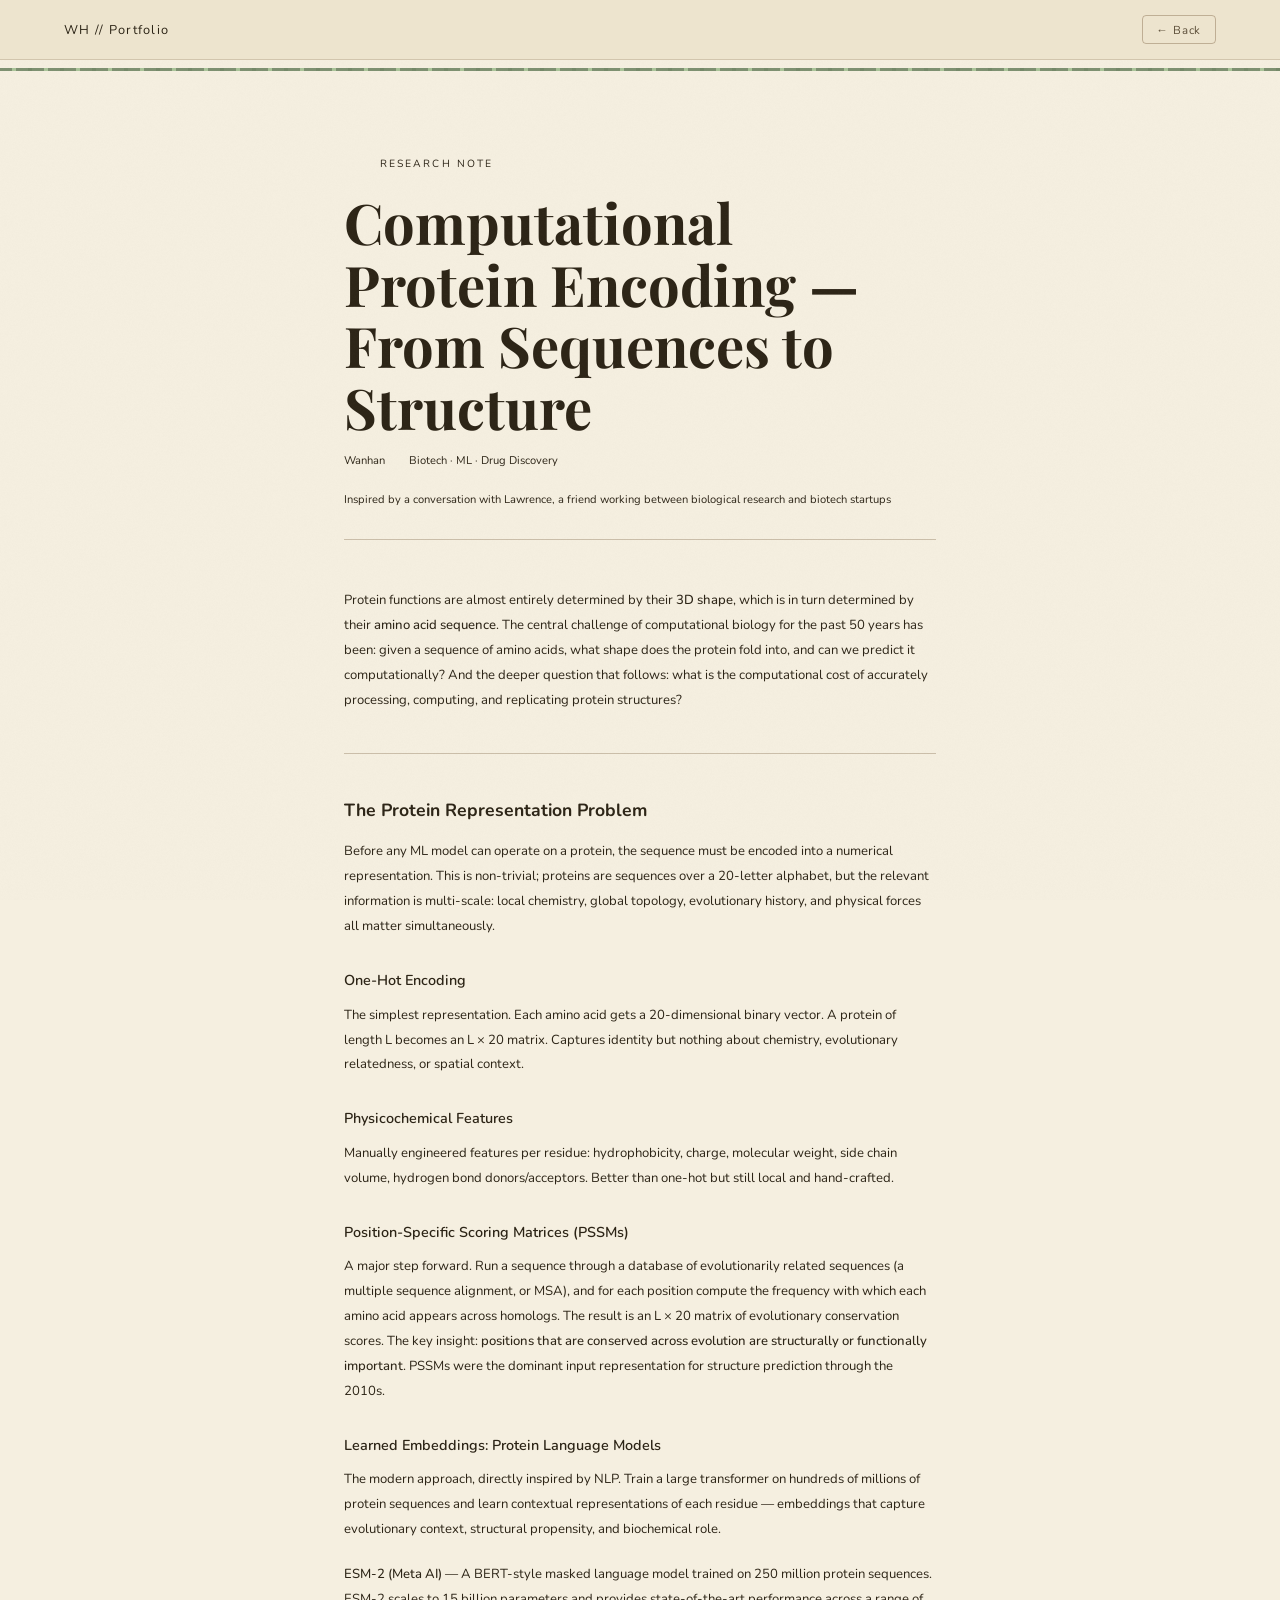
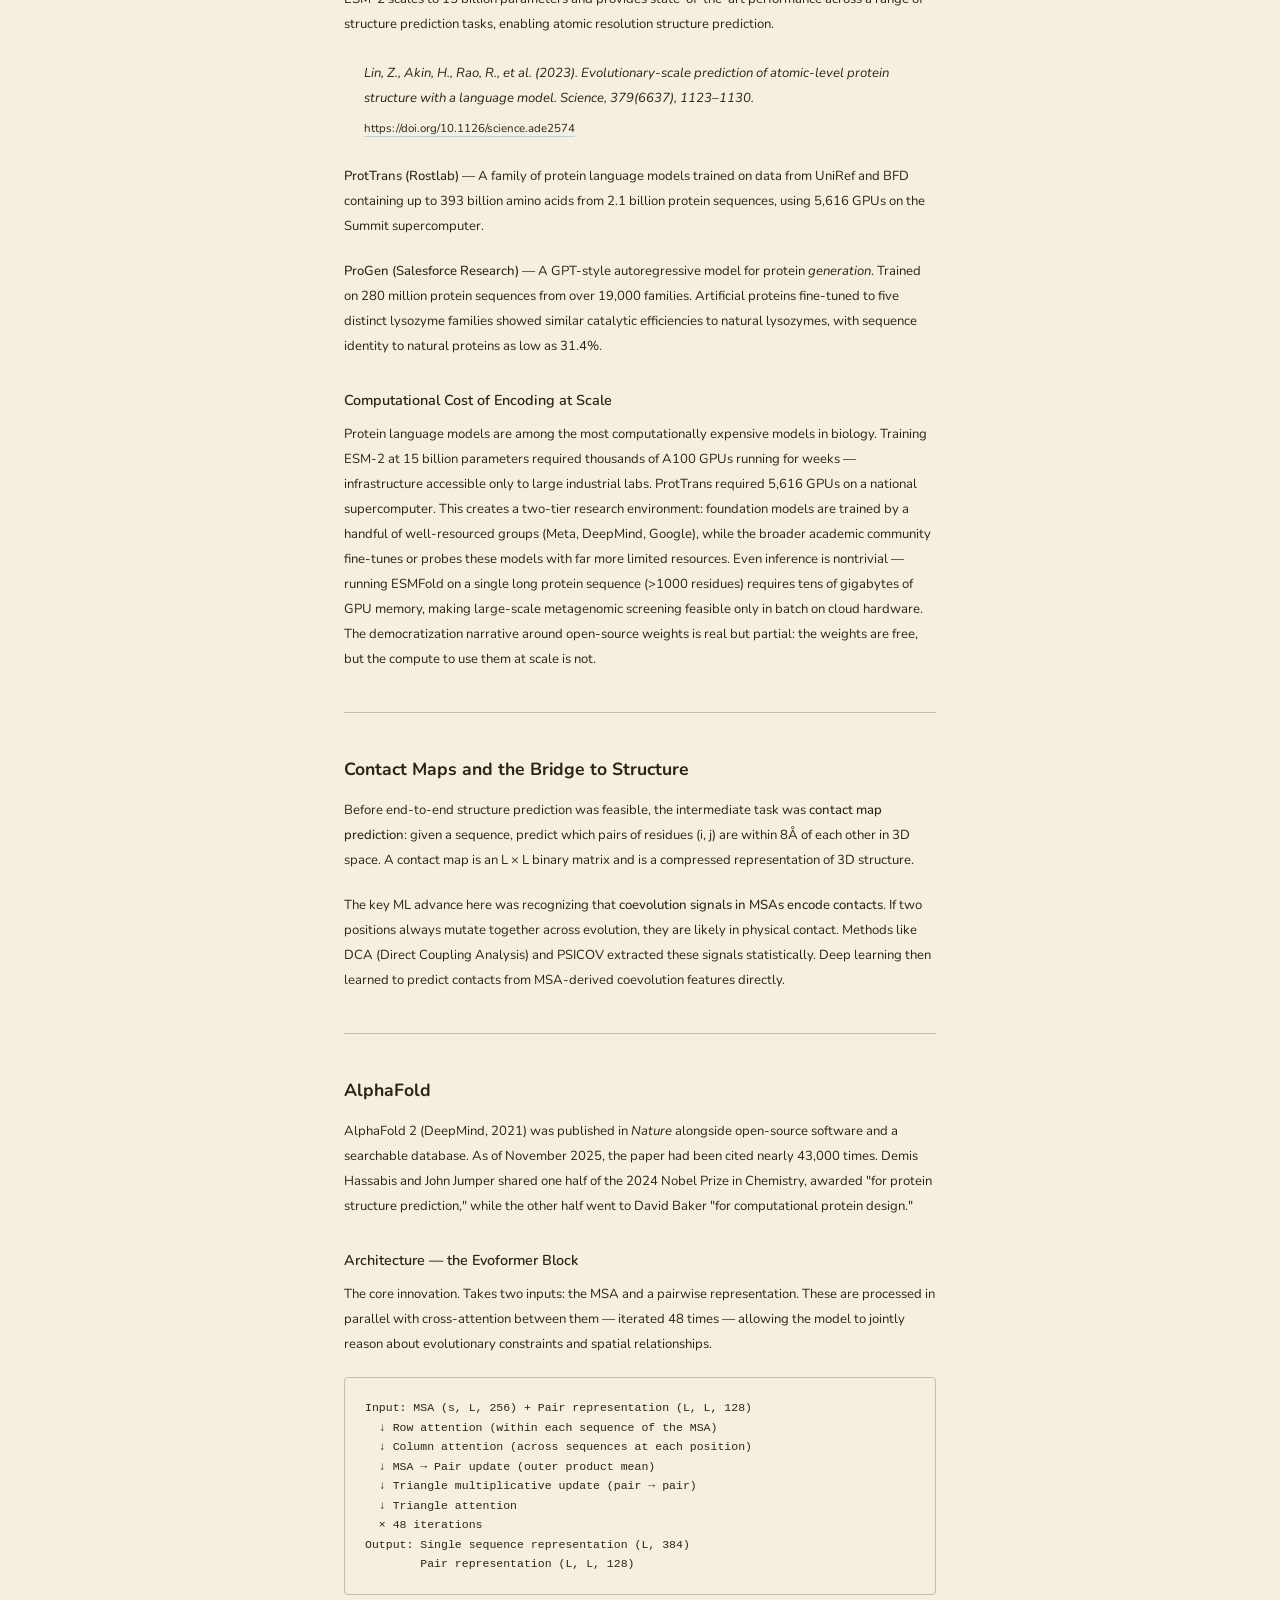
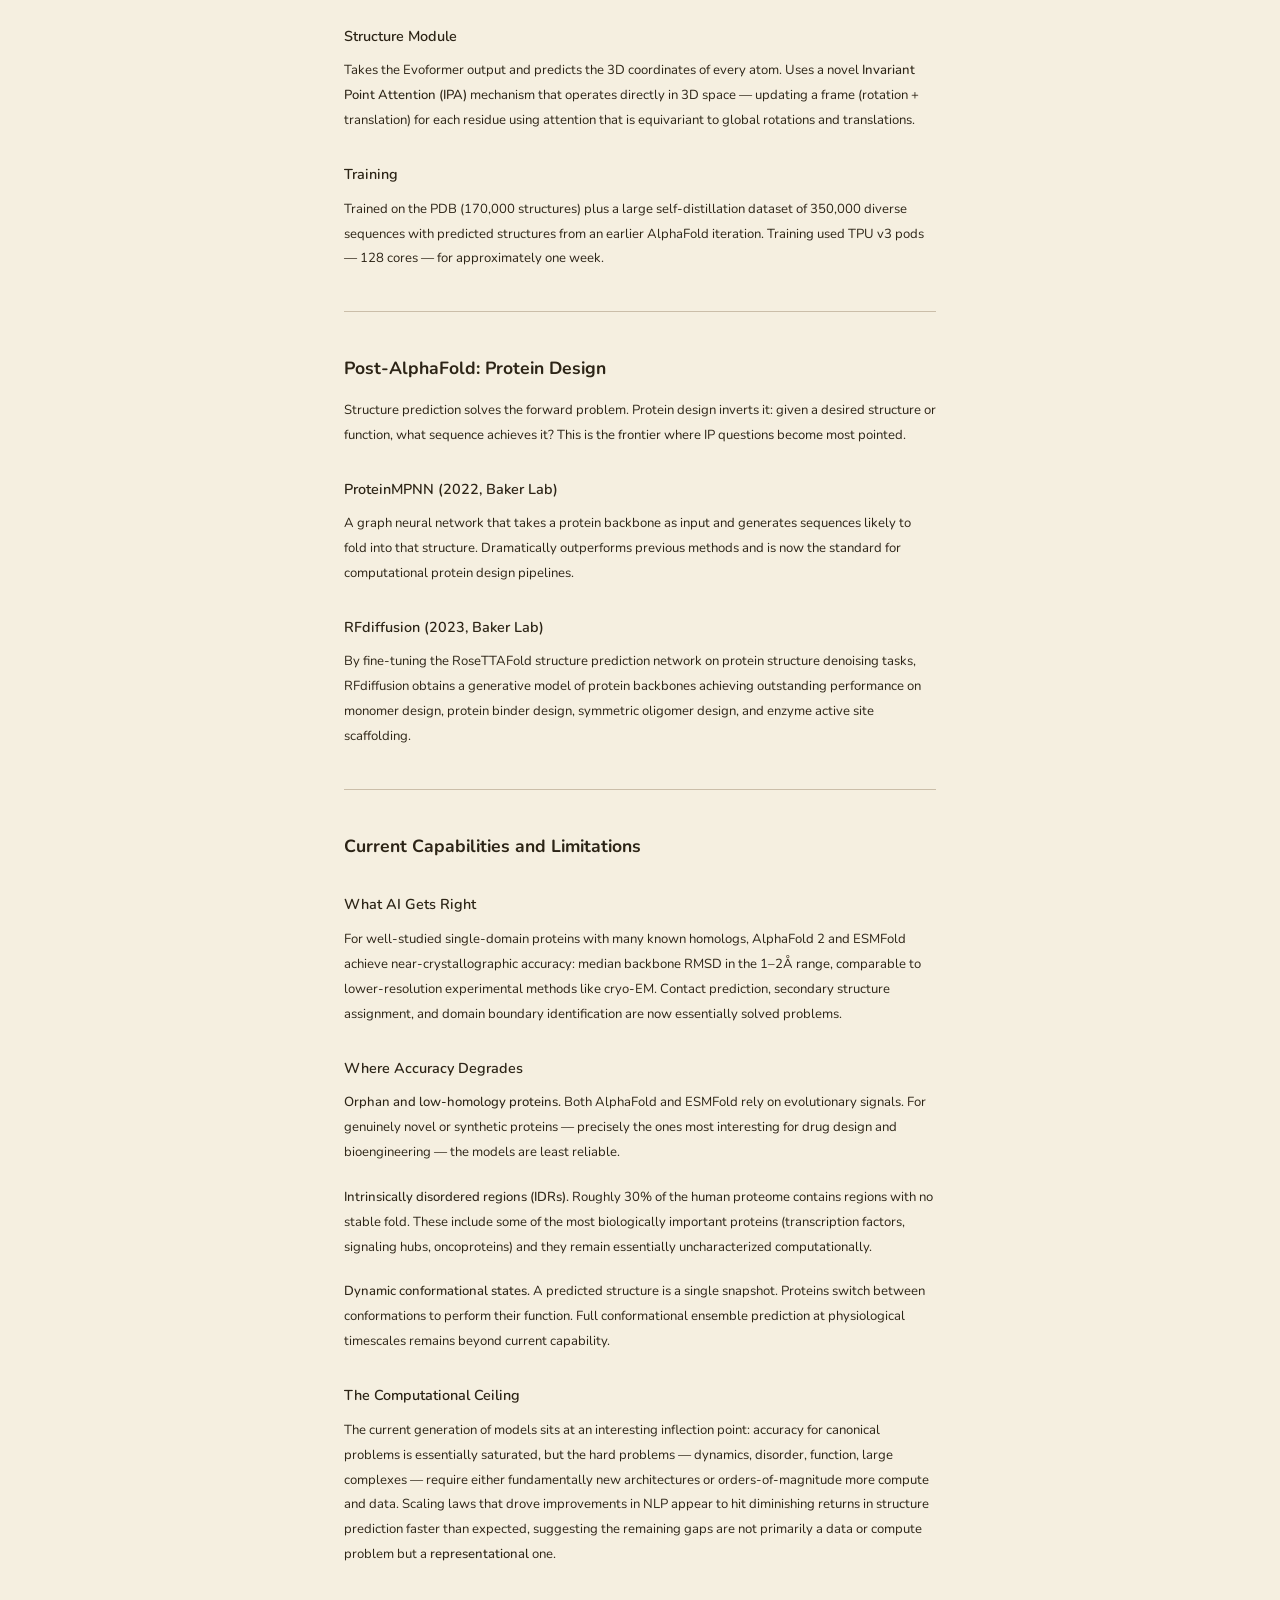
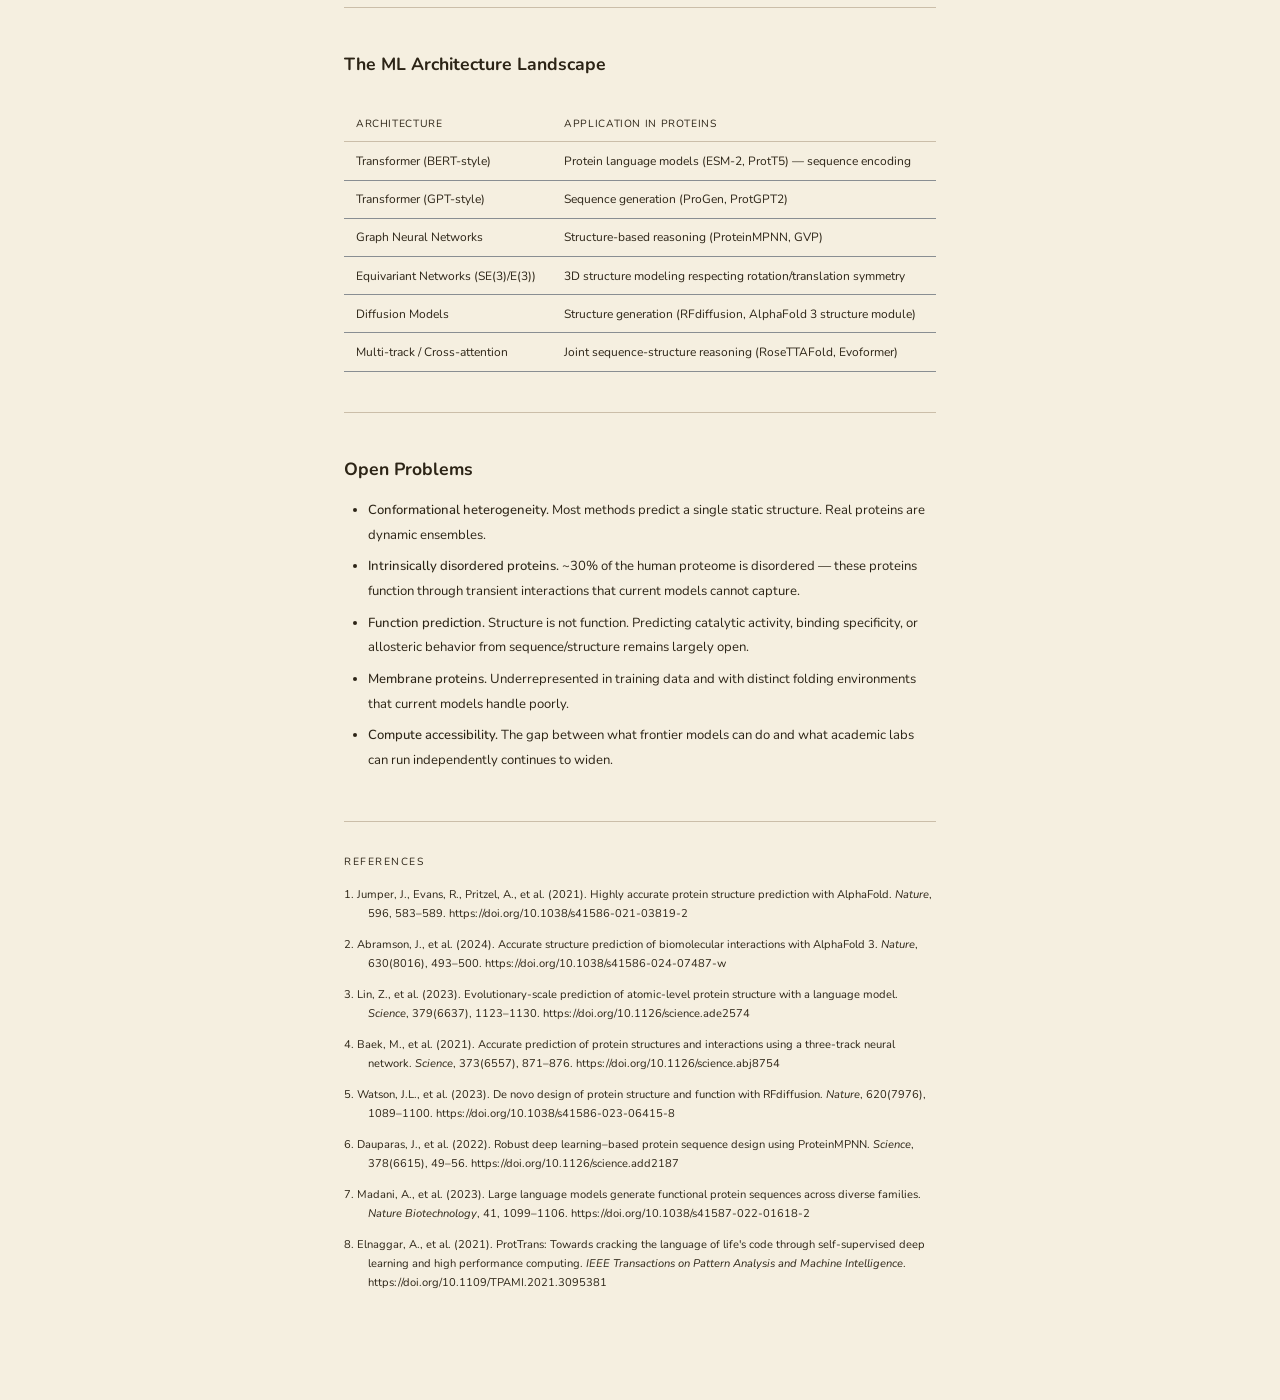
<file: writing/computational-protein-encoding.html>
<!DOCTYPE html>
<html lang="en">
<head>
  <meta charset="UTF-8">
  <meta name="viewport" content="width=device-width, initial-scale=1.0">
  <title>Computational Protein Encoding // Wanhan</title>
  <link rel="preconnect" href="https://fonts.googleapis.com">
  <link rel="preconnect" href="https://fonts.gstatic.com" crossorigin>
  <link href="https://fonts.googleapis.com/css2?family=DM+Serif+Display:ital@0;1&family=IBM+Plex+Mono:wght@300;400;500&family=Manrope:wght@400;500;600;700&display=swap" rel="stylesheet">
  <link rel="stylesheet" href="../css/tokens.css">
  <link rel="stylesheet" href="../css/base.css">
  <style>
    body { padding-top: 60px; }

    /* Nav */
    .writing-nav {
      position: fixed;
      top: 0; left: 0; right: 0;
      height: 60px;
      display: flex;
      align-items: center;
      justify-content: space-between;
      padding: 0 var(--gutter);
      background: rgba(237,228,206,0.97);
      backdrop-filter: blur(20px);
      border-bottom: 1px solid rgba(107,76,42,0.2);
      z-index: 100;
    }
    .writing-nav a {
      font-family: var(--mono);
      font-size: 0.72rem;
      color: #5c4e38;
      text-decoration: none;
      letter-spacing: 0.08em;
      transition: color 0.2s, border-color 0.2s;
      border: 1px solid rgba(107,76,42,0.35); border-radius: 4px; padding: 0.35rem 0.85rem;
    }
    .writing-nav a:hover { color: #2c2416; border-color: #6b4c2a; }
    .writing-nav-logo {
      font-family: var(--mono);
      font-size: 0.8rem;
      color: #2c2416;
      letter-spacing: 0.1em;
    }

    /* Article */
    .article {
      max-width: 720px;
      margin: 0 auto;
      padding: clamp(3rem, 8vw, 6rem) var(--gutter);
    }

    .article-eyebrow {
      font-family: var(--mono);
      font-size: 0.65rem;
      letter-spacing: 0.2em;
      text-transform: uppercase;
      color: var(--blue-bright);
      margin-bottom: 1.25rem;
      display: flex;
      align-items: center;
      gap: 0.75rem;
    }
    .article-eyebrow::before {
      content: '';
      width: 24px; height: 1px;
      background: var(--blue-bright);
    }

    .article-title {
      font-family: var(--serif);
      font-size: clamp(2rem, 5vw, 3.5rem);
      line-height: 1.1;
      color: var(--text);
      margin-bottom: 1rem;
    }

    .article-meta {
      font-family: var(--mono);
      font-size: 0.7rem;
      color: var(--text-dim);
      margin-bottom: 3rem;
      padding-bottom: 2rem;
      border-bottom: 1px solid var(--border);
      display: flex;
      gap: 1.5rem;
      flex-wrap: wrap;
    }

    /* Prose */
    .prose { font-family: var(--mono); font-size: 0.82rem; line-height: 1.9; color: var(--text-muted); }
    .prose p { margin-bottom: 1.25rem; }
    .prose b, .prose strong { color: var(--text); font-weight: 500; }
    .prose em { color: var(--text-muted); font-style: italic; }
    .prose h3 {
      font-family: var(--sans);
      font-size: 1.1rem;
      font-weight: 700;
      color: var(--text);
      margin: 2.5rem 0 0.75rem;
      padding-top: 2.5rem;
      border-top: 1px solid var(--border);
    }
    .prose h4 {
      font-family: var(--sans);
      font-size: 0.9rem;
      font-weight: 600;
      color: var(--blue-bright);
      margin: 1.75rem 0 0.5rem;
    }
    .prose a {
      color: var(--blue-bright);
      text-decoration: none;
      border-bottom: 1px solid rgba(77,133,255,0.3);
      transition: border-color 0.2s;
    }
    .prose a:hover { border-color: var(--blue-bright); }
    .prose blockquote {
      border-left: 2px solid var(--blue-bright);
      padding-left: 1.25rem;
      margin: 1.5rem 0;
      color: var(--text-dim);
      font-style: italic;
    }
    .prose blockquote cite {
      display: block;
      margin-top: 0.5rem;
      font-size: 0.72rem;
      font-style: normal;
      color: var(--text-dim);
    }
    .prose pre {
      background: var(--navy3);
      border: 1px solid var(--border);
      border-radius: 4px;
      padding: 1.25rem;
      overflow-x: auto;
      font-size: 0.72rem;
      line-height: 1.7;
      color: var(--text-muted);
      margin: 1.25rem 0;
    }
    .prose ul, .prose ol {
      padding-left: 1.5rem;
      margin-bottom: 1.25rem;
    }
    .prose li { margin-bottom: 0.4rem; }
    .prose table {
      width: 100%;
      border-collapse: collapse;
      margin: 1.5rem 0;
      font-size: 0.75rem;
    }
    .prose th {
      text-align: left;
      padding: 0.5rem 0.75rem;
      border-bottom: 1px solid var(--border);
      color: var(--text-dim);
      font-weight: 400;
      text-transform: uppercase;
      letter-spacing: 0.06em;
      font-size: 0.65rem;
    }
    .prose td {
      padding: 0.6rem 0.75rem;
      border-bottom: 1px solid rgba(30,46,71,0.5);
      color: var(--text-muted);
      vertical-align: top;
      line-height: 1.5;
    }
    .prose td:first-child { color: var(--blue-bright); }

    /* Citation list */
    .citations {
      margin-top: 3rem;
      padding-top: 2rem;
      border-top: 1px solid var(--border);
    }
    .citations-title {
      font-family: var(--mono);
      font-size: 0.65rem;
      letter-spacing: 0.15em;
      text-transform: uppercase;
      color: var(--text-dim);
      margin-bottom: 1rem;
    }
    .citation {
      font-family: var(--mono);
      font-size: 0.7rem;
      color: var(--text-dim);
      line-height: 1.7;
      margin-bottom: 0.75rem;
      padding-left: 1.5rem;
      text-indent: -1.5rem;
    }
    .citation a { color: var(--blue-bright); text-decoration: none; }
  </style>
</head>
<body>

<nav class="writing-nav">
  <span class="writing-nav-logo">WH // Portfolio</span>
  <a href="../index.html">← Back</a>
</nav>

<article class="article">

  <div class="article-eyebrow">Research Note</div>
  <h1 class="article-title">Computational Protein Encoding — From Sequences to Structure</h1>
  <div class="article-meta">
    <span>Wanhan</span>
    <span>Biotech · ML · Drug Discovery</span>
    <span>Inspired by a conversation with Lawrence, a friend working between biological research and biotech startups</span>
  </div>

  <div class="prose">

    <p>Protein functions are almost entirely determined by their <strong>3D shape</strong>, which is in turn determined by their <strong>amino acid sequence</strong>. The central challenge of computational biology for the past 50 years has been: given a sequence of amino acids, what shape does the protein fold into, and can we predict it computationally? And the deeper question that follows: what is the computational cost of accurately processing, computing, and replicating protein structures?</p>

    <h3>The Protein Representation Problem</h3>

    <p>Before any ML model can operate on a protein, the sequence must be encoded into a numerical representation. This is non-trivial; proteins are sequences over a 20-letter alphabet, but the relevant information is multi-scale: local chemistry, global topology, evolutionary history, and physical forces all matter simultaneously.</p>

    <h4>One-Hot Encoding</h4>
    <p>The simplest representation. Each amino acid gets a 20-dimensional binary vector. A protein of length L becomes an L × 20 matrix. Captures identity but nothing about chemistry, evolutionary relatedness, or spatial context.</p>

    <h4>Physicochemical Features</h4>
    <p>Manually engineered features per residue: hydrophobicity, charge, molecular weight, side chain volume, hydrogen bond donors/acceptors. Better than one-hot but still local and hand-crafted.</p>

    <h4>Position-Specific Scoring Matrices (PSSMs)</h4>
    <p>A major step forward. Run a sequence through a database of evolutionarily related sequences (a multiple sequence alignment, or MSA), and for each position compute the frequency with which each amino acid appears across homologs. The result is an L × 20 matrix of evolutionary conservation scores. The key insight: <strong>positions that are conserved across evolution are structurally or functionally important</strong>. PSSMs were the dominant input representation for structure prediction through the 2010s.</p>

    <h4>Learned Embeddings: Protein Language Models</h4>
    <p>The modern approach, directly inspired by NLP. Train a large transformer on hundreds of millions of protein sequences and learn contextual representations of each residue — embeddings that capture evolutionary context, structural propensity, and biochemical role.</p>

    <p><strong>ESM-2 (Meta AI)</strong> — A BERT-style masked language model trained on 250 million protein sequences. ESM-2 scales to 15 billion parameters and provides state-of-the-art performance across a range of structure prediction tasks, enabling atomic resolution structure prediction.</p>

    <blockquote>
      Lin, Z., Akin, H., Rao, R., et al. (2023). Evolutionary-scale prediction of atomic-level protein structure with a language model. <em>Science</em>, 379(6637), 1123–1130.
      <cite><a href="https://doi.org/10.1126/science.ade2574" target="_blank">https://doi.org/10.1126/science.ade2574</a></cite>
    </blockquote>

    <p><strong>ProtTrans (Rostlab)</strong> — A family of protein language models trained on data from UniRef and BFD containing up to 393 billion amino acids from 2.1 billion protein sequences, using 5,616 GPUs on the Summit supercomputer.</p>

    <p><strong>ProGen (Salesforce Research)</strong> — A GPT-style autoregressive model for protein <em>generation</em>. Trained on 280 million protein sequences from over 19,000 families. Artificial proteins fine-tuned to five distinct lysozyme families showed similar catalytic efficiencies to natural lysozymes, with sequence identity to natural proteins as low as 31.4%.</p>

    <h4>Computational Cost of Encoding at Scale</h4>
    <p>Protein language models are among the most computationally expensive models in biology. Training ESM-2 at 15 billion parameters required thousands of A100 GPUs running for weeks — infrastructure accessible only to large industrial labs. ProtTrans required 5,616 GPUs on a national supercomputer. This creates a two-tier research environment: foundation models are trained by a handful of well-resourced groups (Meta, DeepMind, Google), while the broader academic community fine-tunes or probes these models with far more limited resources. Even inference is nontrivial — running ESMFold on a single long protein sequence (&gt;1000 residues) requires tens of gigabytes of GPU memory, making large-scale metagenomic screening feasible only in batch on cloud hardware. The democratization narrative around open-source weights is real but partial: the weights are free, but the compute to use them at scale is not.</p>

    <h3>Contact Maps and the Bridge to Structure</h3>

    <p>Before end-to-end structure prediction was feasible, the intermediate task was <strong>contact map prediction</strong>: given a sequence, predict which pairs of residues (i, j) are within 8Å of each other in 3D space. A contact map is an L × L binary matrix and is a compressed representation of 3D structure.</p>

    <p>The key ML advance here was recognizing that <strong>coevolution signals in MSAs encode contacts</strong>. If two positions always mutate together across evolution, they are likely in physical contact. Methods like DCA (Direct Coupling Analysis) and PSICOV extracted these signals statistically. Deep learning then learned to predict contacts from MSA-derived coevolution features directly.</p>

    <h3>AlphaFold</h3>

    <p>AlphaFold 2 (DeepMind, 2021) was published in <em>Nature</em> alongside open-source software and a searchable database. As of November 2025, the paper had been cited nearly 43,000 times. Demis Hassabis and John Jumper shared one half of the 2024 Nobel Prize in Chemistry, awarded "for protein structure prediction," while the other half went to David Baker "for computational protein design."</p>

    <h4>Architecture — the Evoformer Block</h4>
    <p>The core innovation. Takes two inputs: the MSA and a pairwise representation. These are processed in parallel with cross-attention between them — iterated 48 times — allowing the model to jointly reason about evolutionary constraints and spatial relationships.</p>

    <pre>Input: MSA (s, L, 256) + Pair representation (L, L, 128)
  ↓ Row attention (within each sequence of the MSA)
  ↓ Column attention (across sequences at each position)
  ↓ MSA → Pair update (outer product mean)
  ↓ Triangle multiplicative update (pair → pair)
  ↓ Triangle attention
  × 48 iterations
Output: Single sequence representation (L, 384)
        Pair representation (L, L, 128)</pre>

    <h4>Structure Module</h4>
    <p>Takes the Evoformer output and predicts the 3D coordinates of every atom. Uses a novel <strong>Invariant Point Attention (IPA)</strong> mechanism that operates directly in 3D space — updating a frame (rotation + translation) for each residue using attention that is equivariant to global rotations and translations.</p>

    <h4>Training</h4>
    <p>Trained on the PDB (170,000 structures) plus a large self-distillation dataset of 350,000 diverse sequences with predicted structures from an earlier AlphaFold iteration. Training used TPU v3 pods — 128 cores — for approximately one week.</p>

    <h3>Post-AlphaFold: Protein Design</h3>

    <p>Structure prediction solves the forward problem. Protein design inverts it: given a desired structure or function, what sequence achieves it? This is the frontier where IP questions become most pointed.</p>

    <h4>ProteinMPNN (2022, Baker Lab)</h4>
    <p>A graph neural network that takes a protein backbone as input and generates sequences likely to fold into that structure. Dramatically outperforms previous methods and is now the standard for computational protein design pipelines.</p>

    <h4>RFdiffusion (2023, Baker Lab)</h4>
    <p>By fine-tuning the RoseTTAFold structure prediction network on protein structure denoising tasks, RFdiffusion obtains a generative model of protein backbones achieving outstanding performance on monomer design, protein binder design, symmetric oligomer design, and enzyme active site scaffolding.</p>

    <h3>Current Capabilities and Limitations</h3>

    <h4>What AI Gets Right</h4>
    <p>For well-studied single-domain proteins with many known homologs, AlphaFold 2 and ESMFold achieve near-crystallographic accuracy: median backbone RMSD in the 1–2Å range, comparable to lower-resolution experimental methods like cryo-EM. Contact prediction, secondary structure assignment, and domain boundary identification are now essentially solved problems.</p>

    <h4>Where Accuracy Degrades</h4>
    <p><strong>Orphan and low-homology proteins.</strong> Both AlphaFold and ESMFold rely on evolutionary signals. For genuinely novel or synthetic proteins — precisely the ones most interesting for drug design and bioengineering — the models are least reliable.</p>
    <p><strong>Intrinsically disordered regions (IDRs).</strong> Roughly 30% of the human proteome contains regions with no stable fold. These include some of the most biologically important proteins (transcription factors, signaling hubs, oncoproteins) and they remain essentially uncharacterized computationally.</p>
    <p><strong>Dynamic conformational states.</strong> A predicted structure is a single snapshot. Proteins switch between conformations to perform their function. Full conformational ensemble prediction at physiological timescales remains beyond current capability.</p>

    <h4>The Computational Ceiling</h4>
    <p>The current generation of models sits at an interesting inflection point: accuracy for canonical problems is essentially saturated, but the hard problems — dynamics, disorder, function, large complexes — require either fundamentally new architectures or orders-of-magnitude more compute and data. Scaling laws that drove improvements in NLP appear to hit diminishing returns in structure prediction faster than expected, suggesting the remaining gaps are not primarily a data or compute problem but a <strong>representational</strong> one.</p>

    <h3>The ML Architecture Landscape</h3>

    <table>
      <thead>
        <tr>
          <th>Architecture</th>
          <th>Application in Proteins</th>
        </tr>
      </thead>
      <tbody>
        <tr><td>Transformer (BERT-style)</td><td>Protein language models (ESM-2, ProtT5) — sequence encoding</td></tr>
        <tr><td>Transformer (GPT-style)</td><td>Sequence generation (ProGen, ProtGPT2)</td></tr>
        <tr><td>Graph Neural Networks</td><td>Structure-based reasoning (ProteinMPNN, GVP)</td></tr>
        <tr><td>Equivariant Networks (SE(3)/E(3))</td><td>3D structure modeling respecting rotation/translation symmetry</td></tr>
        <tr><td>Diffusion Models</td><td>Structure generation (RFdiffusion, AlphaFold 3 structure module)</td></tr>
        <tr><td>Multi-track / Cross-attention</td><td>Joint sequence-structure reasoning (RoseTTAFold, Evoformer)</td></tr>
      </tbody>
    </table>

    <h3>Open Problems</h3>
    <ul>
      <li><strong>Conformational heterogeneity.</strong> Most methods predict a single static structure. Real proteins are dynamic ensembles.</li>
      <li><strong>Intrinsically disordered proteins.</strong> ~30% of the human proteome is disordered — these proteins function through transient interactions that current models cannot capture.</li>
      <li><strong>Function prediction.</strong> Structure is not function. Predicting catalytic activity, binding specificity, or allosteric behavior from sequence/structure remains largely open.</li>
      <li><strong>Membrane proteins.</strong> Underrepresented in training data and with distinct folding environments that current models handle poorly.</li>
      <li><strong>Compute accessibility.</strong> The gap between what frontier models can do and what academic labs can run independently continues to widen.</li>
    </ul>

  </div>

  <div class="citations">
    <div class="citations-title">References</div>
    <div class="citation">1. Jumper, J., Evans, R., Pritzel, A., et al. (2021). Highly accurate protein structure prediction with AlphaFold. <em>Nature</em>, 596, 583–589. <a href="https://doi.org/10.1038/s41586-021-03819-2" target="_blank">https://doi.org/10.1038/s41586-021-03819-2</a></div>
    <div class="citation">2. Abramson, J., et al. (2024). Accurate structure prediction of biomolecular interactions with AlphaFold 3. <em>Nature</em>, 630(8016), 493–500. <a href="https://doi.org/10.1038/s41586-024-07487-w" target="_blank">https://doi.org/10.1038/s41586-024-07487-w</a></div>
    <div class="citation">3. Lin, Z., et al. (2023). Evolutionary-scale prediction of atomic-level protein structure with a language model. <em>Science</em>, 379(6637), 1123–1130. <a href="https://doi.org/10.1126/science.ade2574" target="_blank">https://doi.org/10.1126/science.ade2574</a></div>
    <div class="citation">4. Baek, M., et al. (2021). Accurate prediction of protein structures and interactions using a three-track neural network. <em>Science</em>, 373(6557), 871–876. <a href="https://doi.org/10.1126/science.abj8754" target="_blank">https://doi.org/10.1126/science.abj8754</a></div>
    <div class="citation">5. Watson, J.L., et al. (2023). De novo design of protein structure and function with RFdiffusion. <em>Nature</em>, 620(7976), 1089–1100. <a href="https://doi.org/10.1038/s41586-023-06415-8" target="_blank">https://doi.org/10.1038/s41586-023-06415-8</a></div>
    <div class="citation">6. Dauparas, J., et al. (2022). Robust deep learning–based protein sequence design using ProteinMPNN. <em>Science</em>, 378(6615), 49–56. <a href="https://doi.org/10.1126/science.add2187" target="_blank">https://doi.org/10.1126/science.add2187</a></div>
    <div class="citation">7. Madani, A., et al. (2023). Large language models generate functional protein sequences across diverse families. <em>Nature Biotechnology</em>, 41, 1099–1106. <a href="https://doi.org/10.1038/s41587-022-01618-2" target="_blank">https://doi.org/10.1038/s41587-022-01618-2</a></div>
    <div class="citation">8. Elnaggar, A., et al. (2021). ProtTrans: Towards cracking the language of life's code through self-supervised deep learning and high performance computing. <em>IEEE Transactions on Pattern Analysis and Machine Intelligence</em>. <a href="https://doi.org/10.1109/TPAMI.2021.3095381" target="_blank">https://doi.org/10.1109/TPAMI.2021.3095381</a></div>
  </div>

</article>

</body>
</html>
</file>
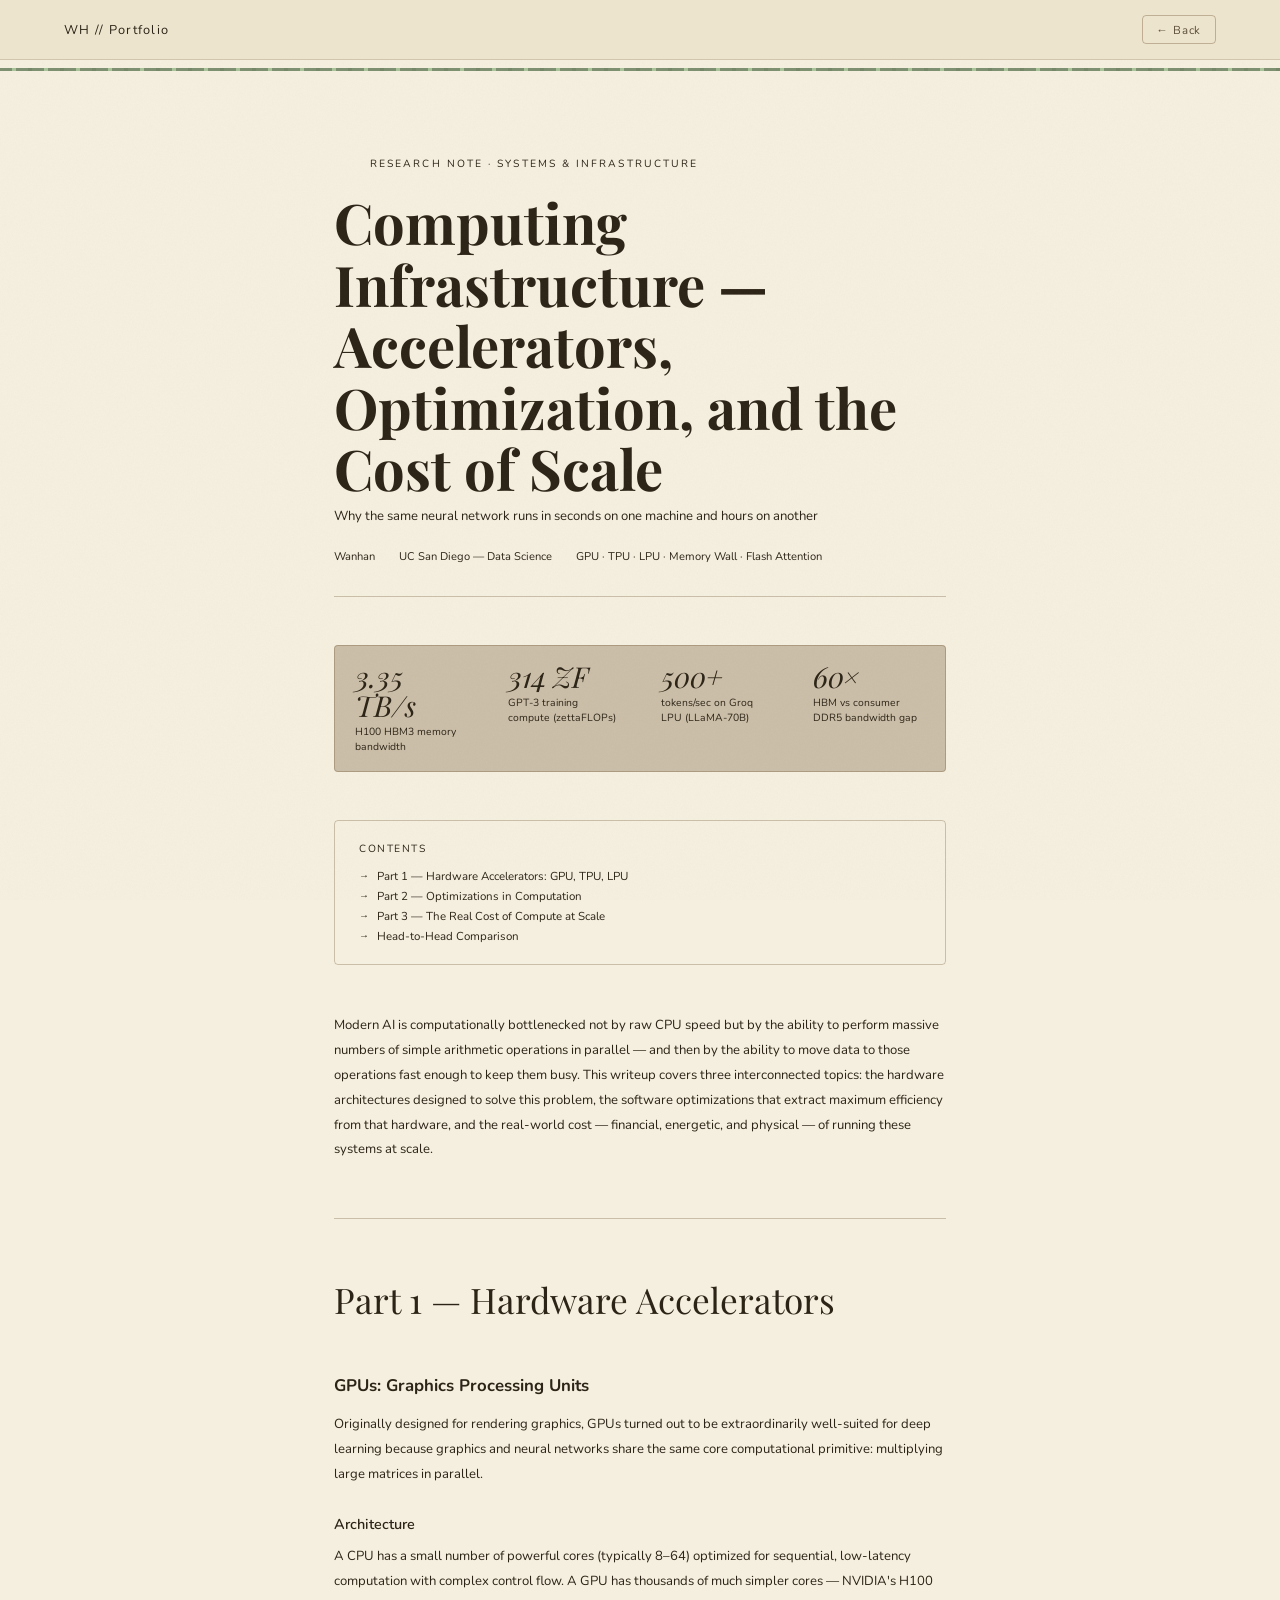
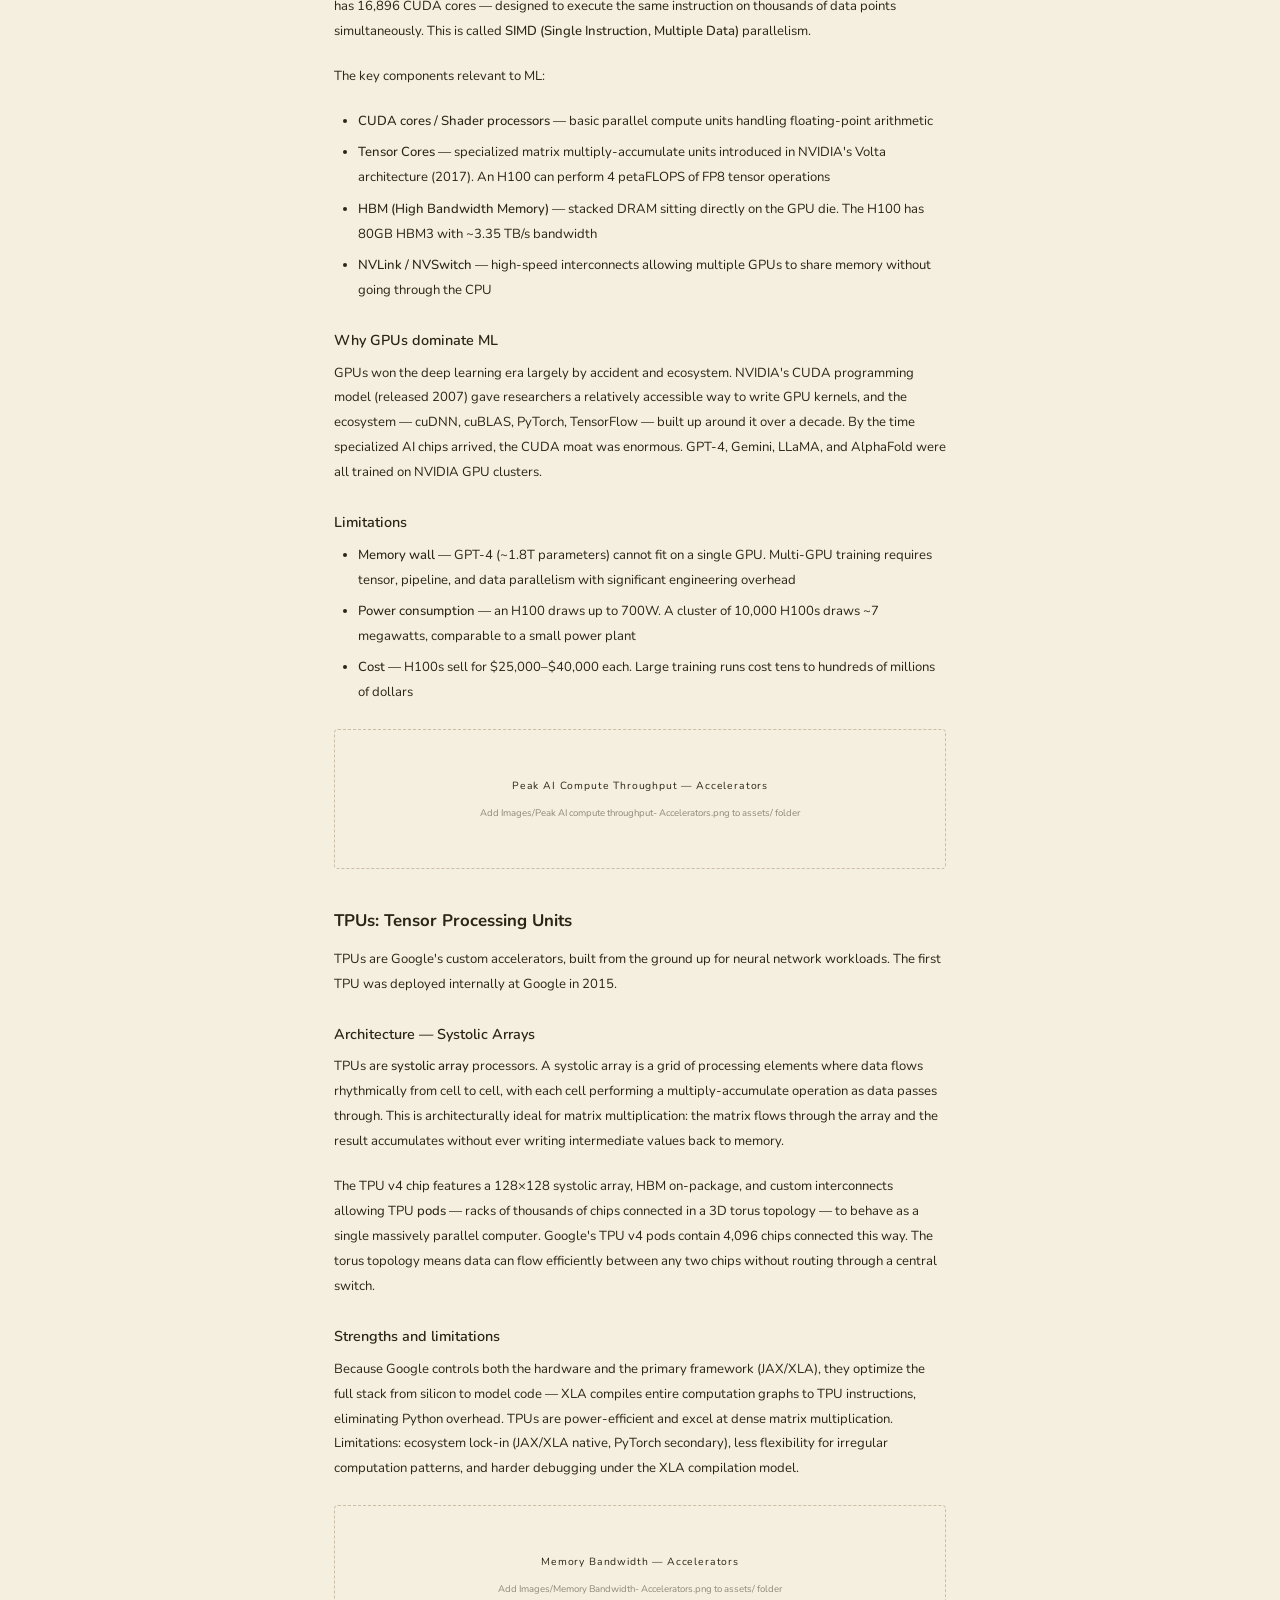
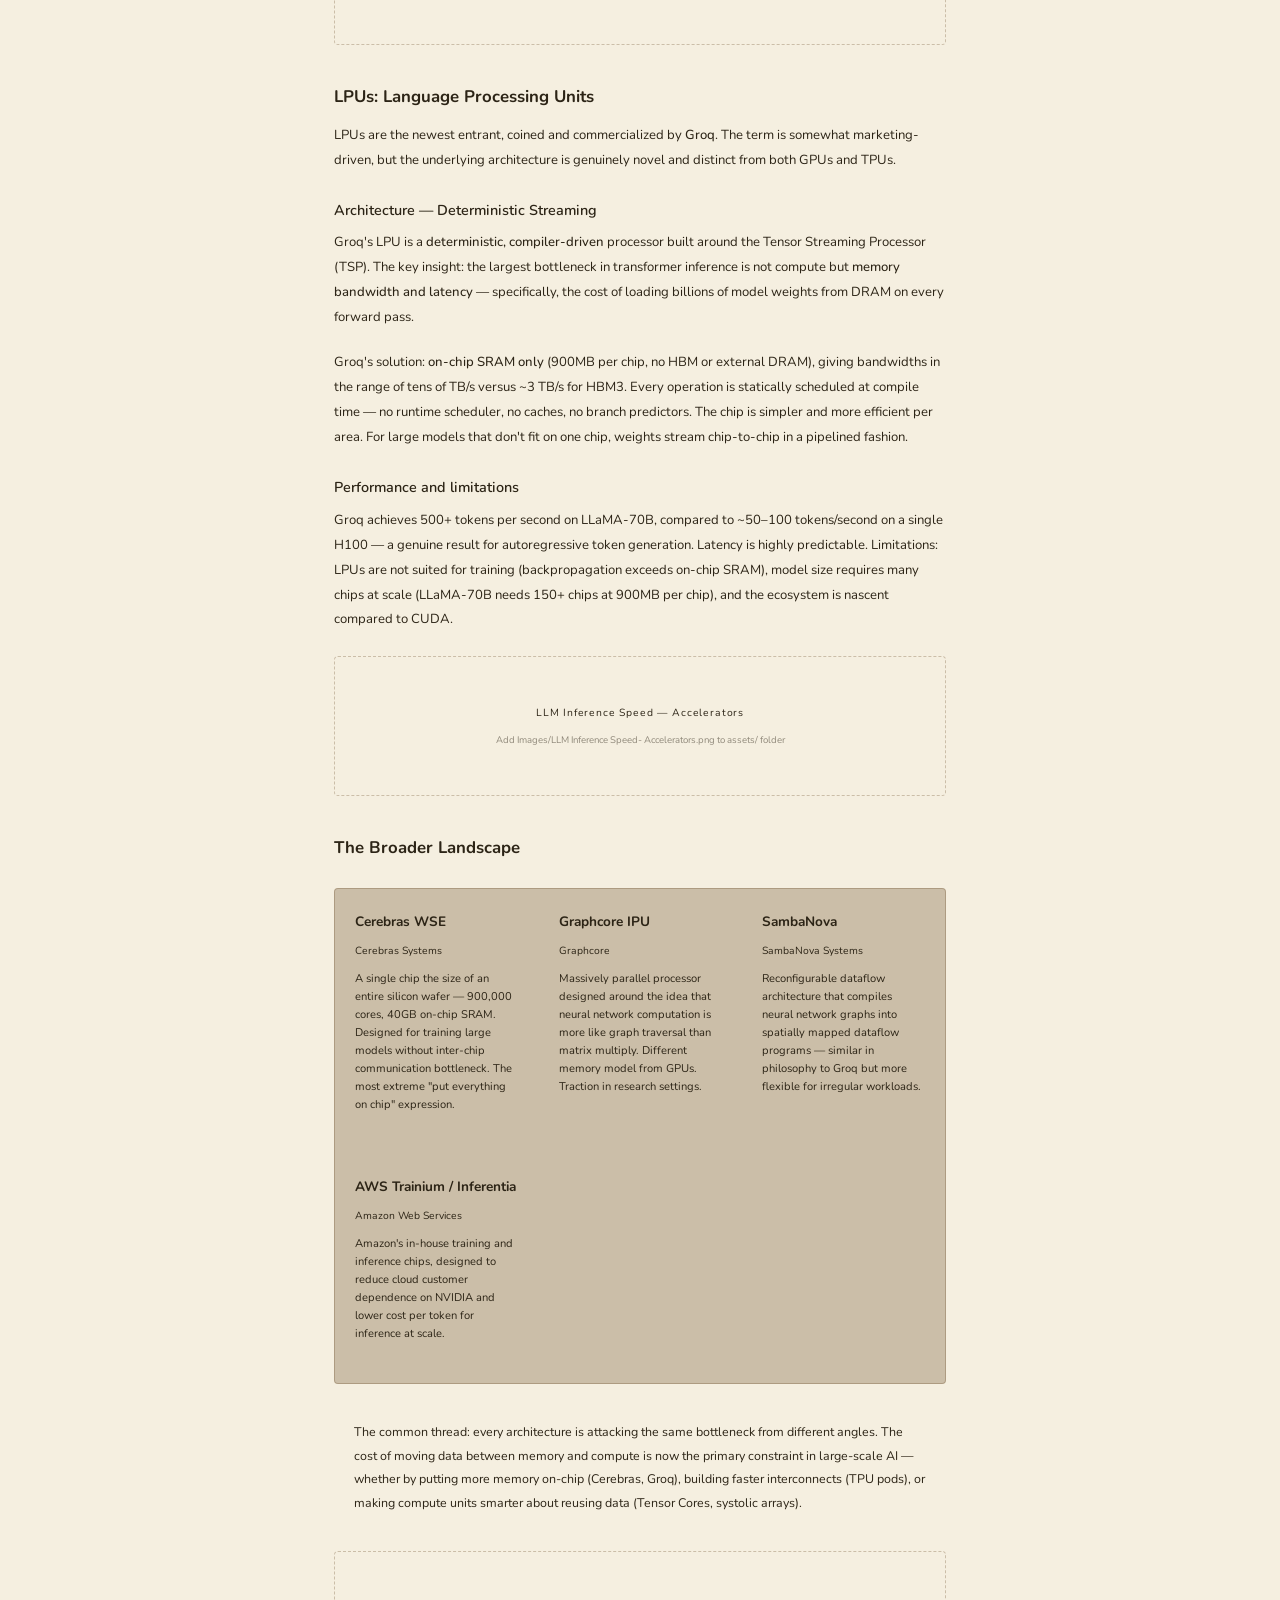
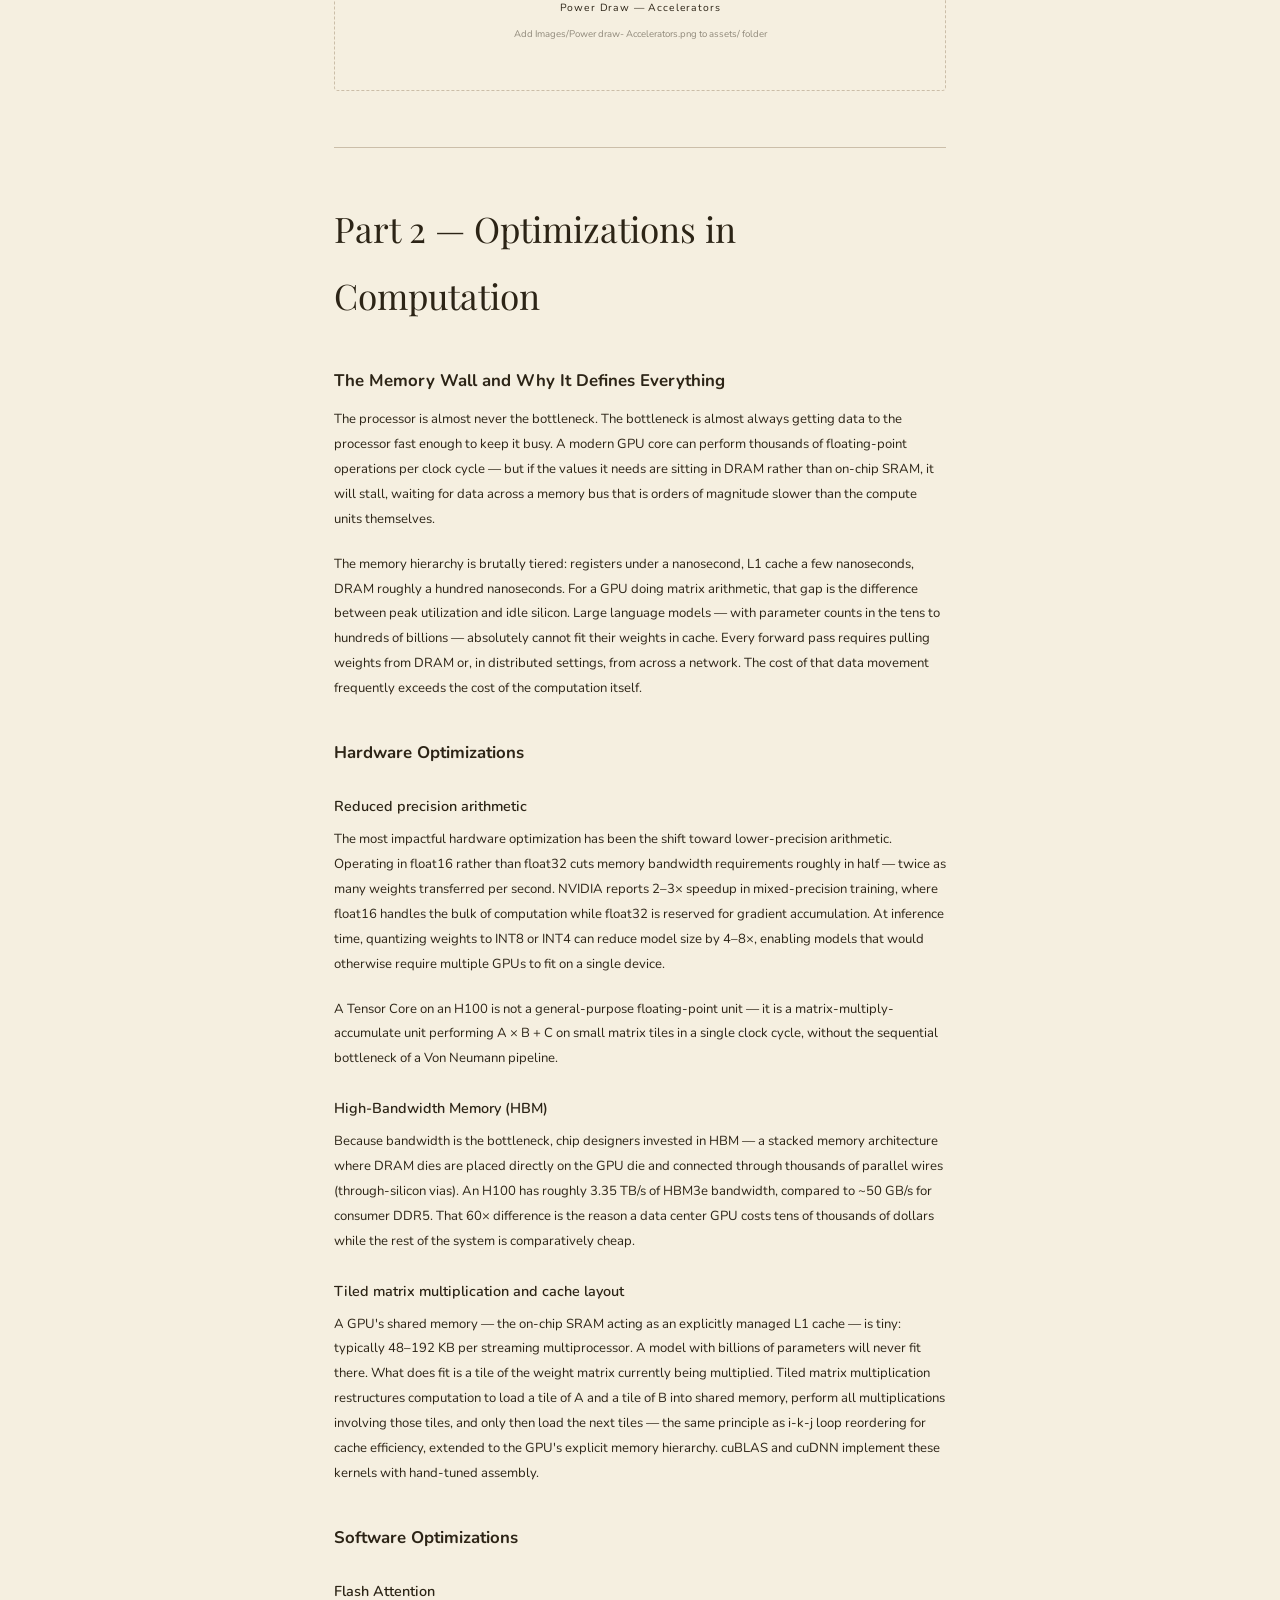
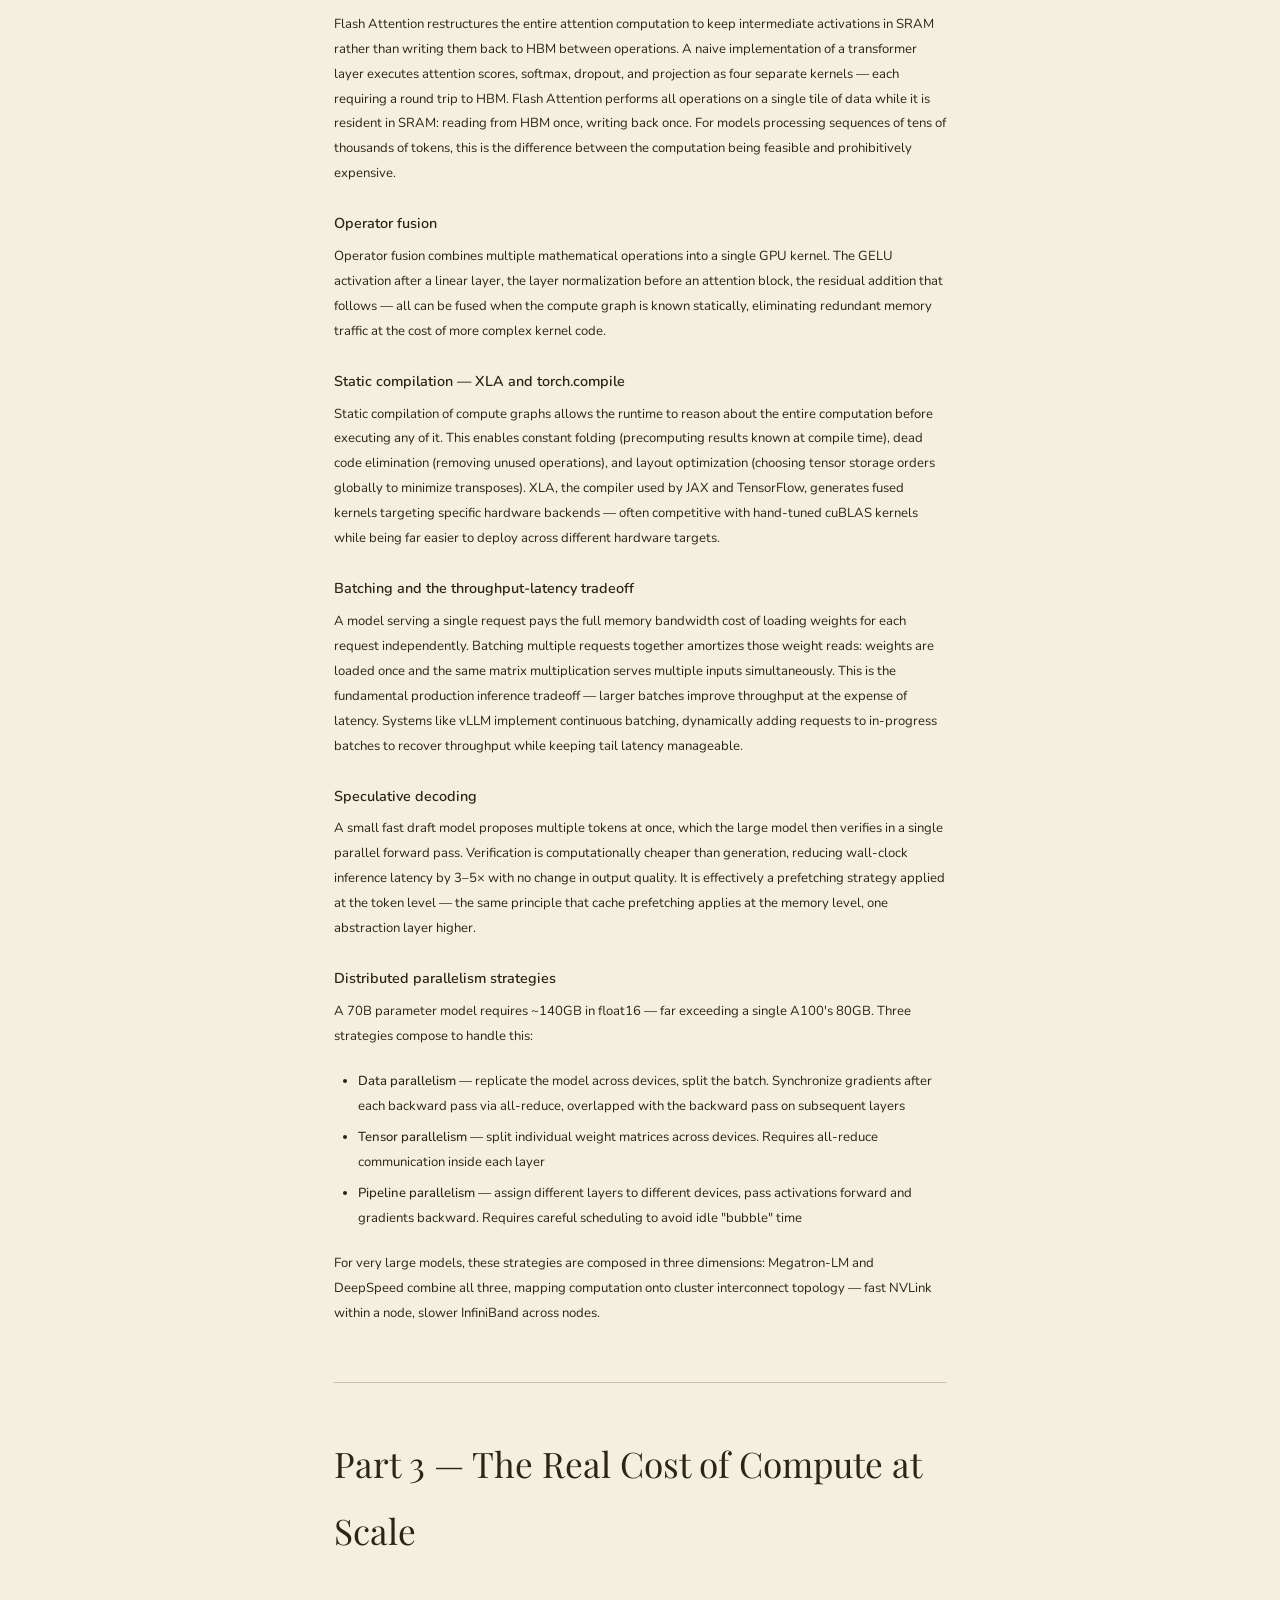
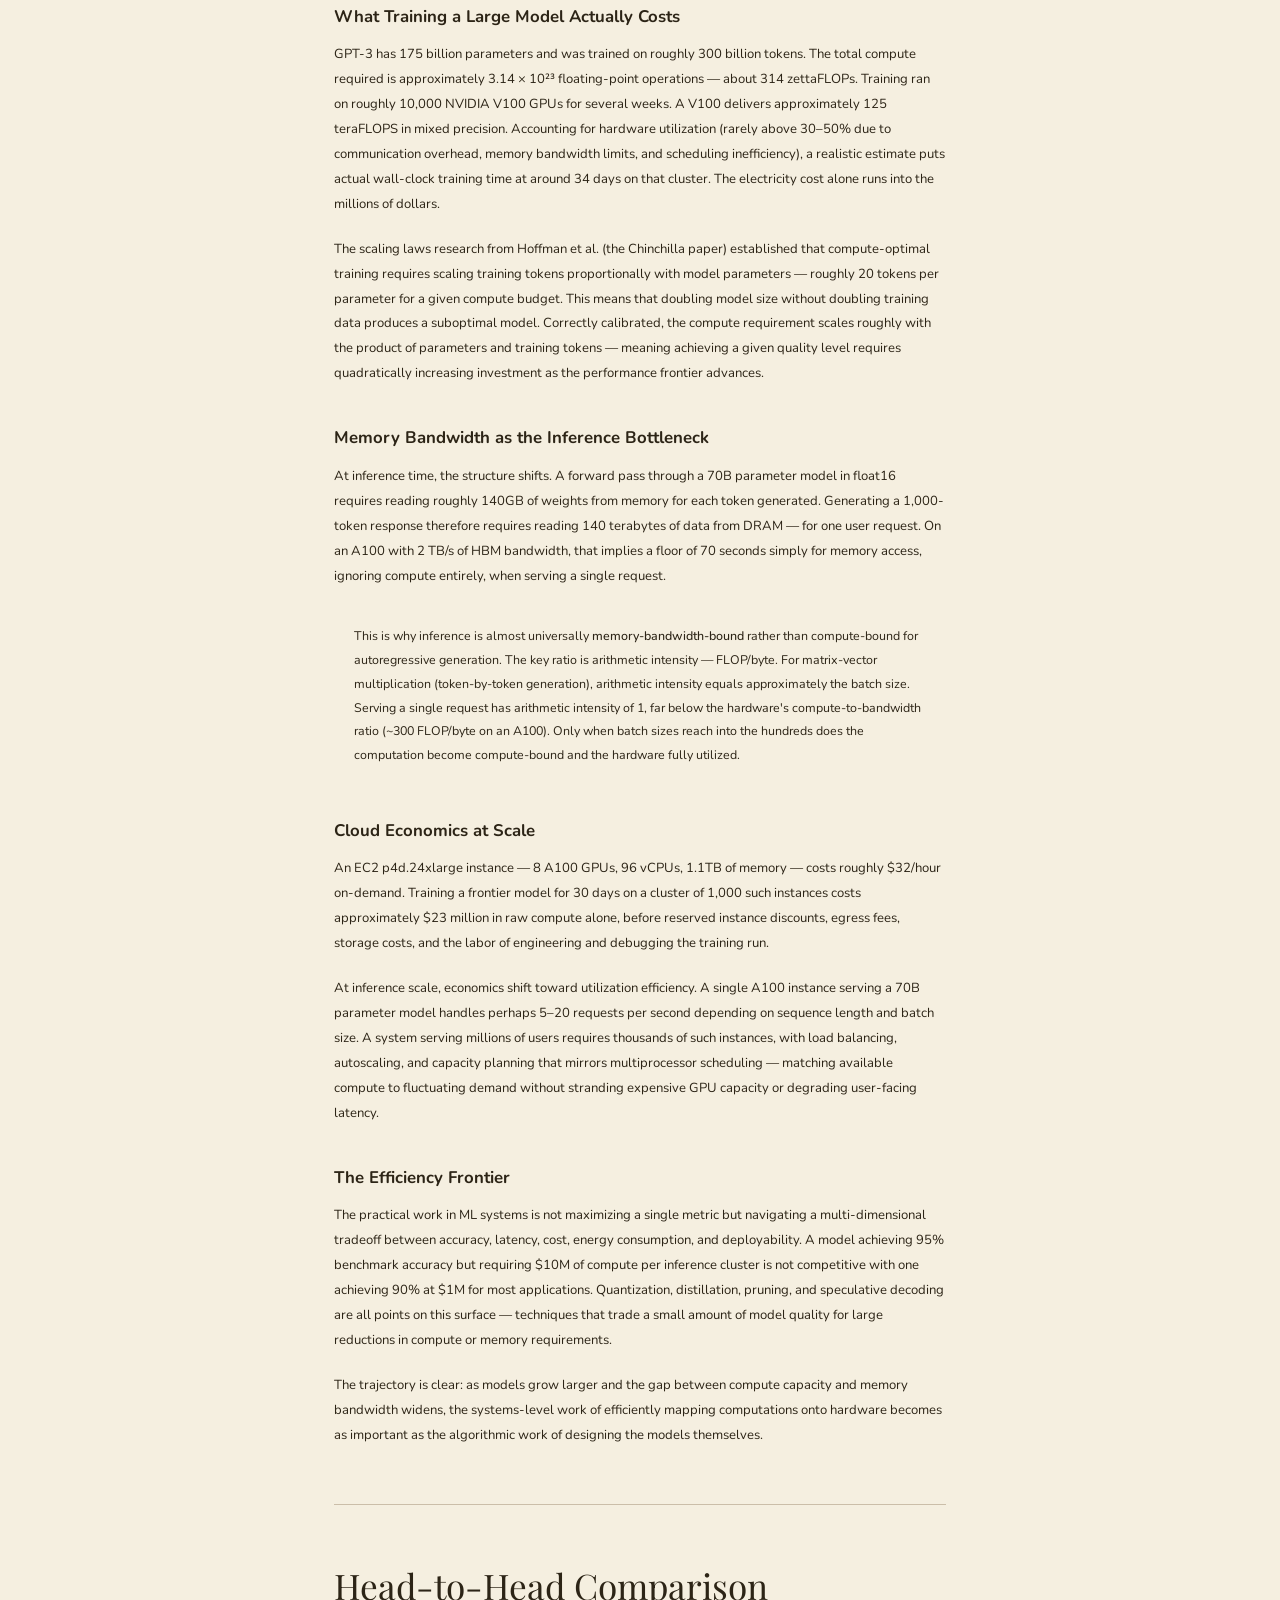
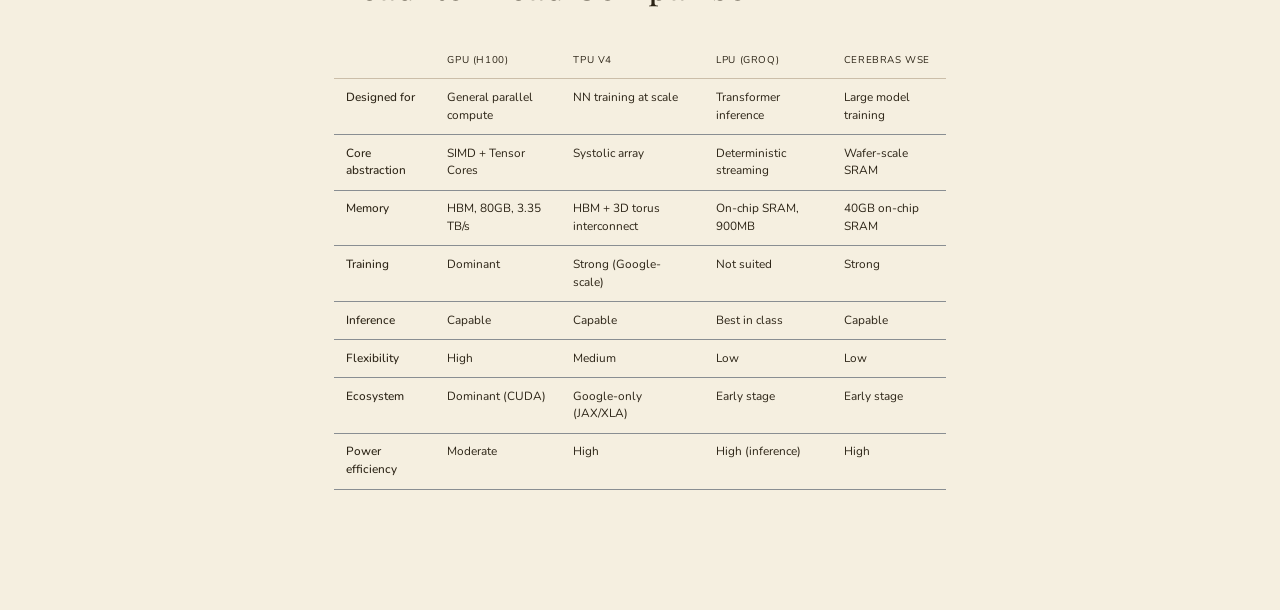
<file: writing/computing-infrastructure.html>
<!DOCTYPE html>
<html lang="en">
<head>
  <meta charset="UTF-8">
  <meta name="viewport" content="width=device-width, initial-scale=1.0">
  <title>Computing Infrastructure // Wanhan</title>
  <link rel="preconnect" href="https://fonts.googleapis.com">
  <link rel="preconnect" href="https://fonts.gstatic.com" crossorigin>
  <link href="https://fonts.googleapis.com/css2?family=DM+Serif+Display:ital@0;1&family=IBM+Plex+Mono:wght@300;400;500&family=Manrope:wght@400;500;600;700&display=swap" rel="stylesheet">
  <link rel="stylesheet" href="../css/tokens.css">
  <link rel="stylesheet" href="../css/base.css">
  <style>
    body { padding-top: 60px; }

    .writing-nav {
      position: fixed;
      top: 0; left: 0; right: 0; height: 60px;
      display: flex; align-items: center; justify-content: space-between;
      padding: 0 var(--gutter);
      background: rgba(237,228,206,0.97);
      backdrop-filter: blur(20px);
      border-bottom: 1px solid rgba(107,76,42,0.2);
      z-index: 100;
    }
    .writing-nav a {
      font-family: var(--mono); font-size: 0.72rem;
      color: #5c4e38; text-decoration: none;
      letter-spacing: 0.08em; transition: color 0.2s, border-color 0.2s;
      border: 1px solid rgba(107,76,42,0.35); border-radius: 4px; padding: 0.35rem 0.85rem;
    }
    .writing-nav a:hover { color: #2c2416; border-color: #6b4c2a; }
    .writing-nav-logo {
      font-family: var(--mono); font-size: 0.8rem;
      color: #2c2416; letter-spacing: 0.1em;
    }

    .article {
      max-width: 740px; margin: 0 auto;
      padding: clamp(3rem, 8vw, 6rem) var(--gutter);
    }

    .article-eyebrow {
      font-family: var(--mono); font-size: 0.65rem;
      letter-spacing: 0.2em; text-transform: uppercase;
      color: var(--blue-bright); margin-bottom: 1.25rem;
      display: flex; align-items: center; gap: 0.75rem;
    }
    .article-eyebrow::before { content: ''; width: 24px; height: 1px; background: var(--blue-bright); }

    .article-title {
      font-family: var(--serif); font-size: clamp(2rem, 5vw, 3.5rem);
      line-height: 1.1; color: var(--text); margin-bottom: 0.5rem;
    }
    .article-subtitle {
      font-family: var(--mono); font-size: 0.82rem;
      color: var(--text-muted); margin-bottom: 1.5rem;
    }
    .article-meta {
      font-family: var(--mono); font-size: 0.7rem; color: var(--text-dim);
      margin-bottom: 3rem; padding-bottom: 2rem;
      border-bottom: 1px solid var(--border);
      display: flex; gap: 1.5rem; flex-wrap: wrap;
    }

    /* Key stats */
    .stats-strip {
      display: grid; grid-template-columns: repeat(auto-fit, minmax(130px, 1fr));
      gap: 1px; background: var(--border);
      border: 1px solid var(--border); border-radius: 4px;
      overflow: hidden; margin-bottom: 3rem;
    }
    .stat-cell { background: var(--navy2); padding: 1rem 1.25rem; }
    .stat-num {
      font-family: var(--serif); font-size: 1.8rem; font-style: italic;
      color: var(--blue-bright); line-height: 1; margin-bottom: 0.25rem;
    }
    .stat-label { font-family: var(--mono); font-size: 0.65rem; color: var(--text-dim); line-height: 1.5; }

    /* TOC */
    .toc {
      background: var(--navy2); border: 1px solid var(--border);
      border-radius: 4px; padding: 1.25rem 1.5rem; margin-bottom: 3rem;
    }
    .toc-title {
      font-family: var(--mono); font-size: 0.65rem; letter-spacing: 0.15em;
      text-transform: uppercase; color: var(--text-dim); margin-bottom: 0.75rem;
    }
    .toc-list { list-style: none; display: flex; flex-direction: column; gap: 4px; }
    .toc-list a {
      font-family: var(--mono); font-size: 0.72rem; color: var(--text-muted);
      text-decoration: none; transition: color 0.15s;
      display: flex; align-items: center; gap: 0.5rem;
    }
    .toc-list a::before { content: '→'; color: var(--blue-bright); font-size: 10px; }
    .toc-list a:hover { color: var(--blue-bright); }

    /* Image placeholder */
    .chart-placeholder {
      background: var(--navy2); border: 1px dashed var(--border);
      border-radius: 4px; padding: 2rem; margin: 1.5rem 0;
      display: flex; flex-direction: column; align-items: center;
      justify-content: center; gap: 0.5rem; min-height: 140px;
    }
    .chart-placeholder-label {
      font-family: var(--mono); font-size: 0.65rem;
      color: var(--text-dim); letter-spacing: 0.08em;
    }
    .chart-placeholder-hint {
      font-family: var(--mono); font-size: 0.6rem;
      color: var(--text-dim); opacity: 0.5;
    }
    /* When actual image is present, show it */
    .chart-img {
      width: 100%; border-radius: 4px;
      border: 1px solid var(--border); margin: 1.5rem 0;
      display: block;
    }

    /* Chip comparison cards */
    .chip-grid {
      display: grid; grid-template-columns: repeat(auto-fit, minmax(200px, 1fr));
      gap: 1px; background: var(--border);
      border: 1px solid var(--border); border-radius: 4px;
      overflow: hidden; margin: 1.5rem 0;
    }
    .chip-card { background: var(--navy2); padding: 1.25rem; }
    .chip-name {
      font-family: var(--sans); font-size: 0.85rem; font-weight: 700;
      color: var(--blue-bright); margin-bottom: 0.35rem;
    }
    .chip-maker {
      font-family: var(--mono); font-size: 0.65rem;
      color: var(--text-dim); margin-bottom: 0.6rem;
    }
    .chip-body {
      font-family: var(--mono); font-size: 0.7rem;
      color: var(--text-muted); line-height: 1.6;
    }

    /* Prose */
    .prose { font-family: var(--mono); font-size: 0.82rem; line-height: 1.9; color: var(--text-muted); }
    .prose p { margin-bottom: 1.25rem; }
    .prose b, .prose strong { color: var(--text); font-weight: 500; }
    .prose h2 {
      font-family: var(--serif); font-size: clamp(1.5rem, 3vw, 2.2rem);
      font-weight: 400; color: var(--text); margin: 3.5rem 0 0.75rem;
      padding-top: 3rem; border-top: 1px solid var(--border);
    }
    .prose h3 {
      font-family: var(--sans); font-size: 1.05rem; font-weight: 700;
      color: var(--text); margin: 2.25rem 0 0.6rem;
    }
    .prose h4 {
      font-family: var(--sans); font-size: 0.9rem; font-weight: 600;
      color: var(--blue-bright); margin: 1.5rem 0 0.4rem;
    }
    .prose a {
      color: var(--blue-bright); text-decoration: none;
      border-bottom: 1px solid rgba(77,133,255,0.3); transition: border-color 0.2s;
    }
    .prose a:hover { border-color: var(--blue-bright); }
    .prose ul, .prose ol { padding-left: 1.5rem; margin-bottom: 1.25rem; }
    .prose li { margin-bottom: 0.4rem; }
    .prose pre {
      background: var(--navy3); border: 1px solid var(--border);
      border-radius: 4px; padding: 1.25rem; overflow-x: auto;
      font-size: 0.72rem; line-height: 1.7; color: var(--text-muted);
      margin: 1.25rem 0;
    }
    .prose table {
      width: 100%; border-collapse: collapse; margin: 1.5rem 0; font-size: 0.74rem;
    }
    .prose th {
      text-align: left; padding: 0.5rem 0.75rem;
      border-bottom: 1px solid var(--border);
      color: var(--text-dim); font-weight: 400;
      text-transform: uppercase; letter-spacing: 0.06em; font-size: 0.62rem;
    }
    .prose td {
      padding: 0.6rem 0.75rem;
      border-bottom: 1px solid rgba(30,46,71,0.5);
      color: var(--text-muted); vertical-align: top; line-height: 1.5;
    }
    .prose td:first-child { color: var(--blue-bright); font-weight: 500; }

    /* Callout */
    .callout {
      border-left: 2px solid var(--blue-bright);
      padding: 0.75rem 1.25rem; margin: 1.5rem 0;
      background: var(--blue-subtle); border-radius: 0 4px 4px 0;
    }
    .callout p { margin: 0; font-size: 0.78rem; }

    @media (max-width: 600px) {
      .stats-strip { grid-template-columns: 1fr 1fr; }
      .chip-grid { grid-template-columns: 1fr; }
    }
  </style>
</head>
<body>

<nav class="writing-nav">
  <span class="writing-nav-logo">WH // Portfolio</span>
  <a href="../index.html">← Back</a>
</nav>

<article class="article">

  <div class="article-eyebrow">Research Note · Systems &amp; Infrastructure</div>
  <h1 class="article-title">Computing Infrastructure — Accelerators, Optimization, and the Cost of Scale</h1>
  <p class="article-subtitle">Why the same neural network runs in seconds on one machine and hours on another</p>
  <div class="article-meta">
    <span>Wanhan</span>
    <span>UC San Diego — Data Science</span>
    <span>GPU · TPU · LPU · Memory Wall · Flash Attention</span>
  </div>

  <div class="stats-strip">
    <div class="stat-cell">
      <div class="stat-num">3.35 TB/s</div>
      <div class="stat-label">H100 HBM3 memory bandwidth</div>
    </div>
    <div class="stat-cell">
      <div class="stat-num">314 ZF</div>
      <div class="stat-label">GPT-3 training compute (zettaFLOPs)</div>
    </div>
    <div class="stat-cell">
      <div class="stat-num">500+</div>
      <div class="stat-label">tokens/sec on Groq LPU (LLaMA-70B)</div>
    </div>
    <div class="stat-cell">
      <div class="stat-num">60×</div>
      <div class="stat-label">HBM vs consumer DDR5 bandwidth gap</div>
    </div>
  </div>

  <div class="toc">
    <div class="toc-title">Contents</div>
    <ul class="toc-list">
      <li><a href="#accelerators">Part 1 — Hardware Accelerators: GPU, TPU, LPU</a></li>
      <li><a href="#optimizations">Part 2 — Optimizations in Computation</a></li>
      <li><a href="#cost">Part 3 — The Real Cost of Compute at Scale</a></li>
      <li><a href="#comparison">Head-to-Head Comparison</a></li>
    </ul>
  </div>

  <div class="prose">

    <p>Modern AI is computationally bottlenecked not by raw CPU speed but by the ability to perform massive numbers of simple arithmetic operations in parallel — and then by the ability to move data to those operations fast enough to keep them busy. This writeup covers three interconnected topics: the hardware architectures designed to solve this problem, the software optimizations that extract maximum efficiency from that hardware, and the real-world cost — financial, energetic, and physical — of running these systems at scale.</p>

    <!-- ── PART 1: ACCELERATORS ───────────────────────── -->
    <h2 id="accelerators">Part 1 — Hardware Accelerators</h2>

    <h3>GPUs: Graphics Processing Units</h3>

    <p>Originally designed for rendering graphics, GPUs turned out to be extraordinarily well-suited for deep learning because graphics and neural networks share the same core computational primitive: multiplying large matrices in parallel.</p>

    <h4>Architecture</h4>
    <p>A CPU has a small number of powerful cores (typically 8–64) optimized for sequential, low-latency computation with complex control flow. A GPU has thousands of much simpler cores — NVIDIA's H100 has 16,896 CUDA cores — designed to execute the same instruction on thousands of data points simultaneously. This is called <strong>SIMD (Single Instruction, Multiple Data)</strong> parallelism.</p>

    <p>The key components relevant to ML:</p>
    <ul>
      <li><strong>CUDA cores / Shader processors</strong> — basic parallel compute units handling floating-point arithmetic</li>
      <li><strong>Tensor Cores</strong> — specialized matrix multiply-accumulate units introduced in NVIDIA's Volta architecture (2017). An H100 can perform 4 petaFLOPS of FP8 tensor operations</li>
      <li><strong>HBM (High Bandwidth Memory)</strong> — stacked DRAM sitting directly on the GPU die. The H100 has 80GB HBM3 with ~3.35 TB/s bandwidth</li>
      <li><strong>NVLink / NVSwitch</strong> — high-speed interconnects allowing multiple GPUs to share memory without going through the CPU</li>
    </ul>

    <h4>Why GPUs dominate ML</h4>
    <p>GPUs won the deep learning era largely by accident and ecosystem. NVIDIA's CUDA programming model (released 2007) gave researchers a relatively accessible way to write GPU kernels, and the ecosystem — cuDNN, cuBLAS, PyTorch, TensorFlow — built up around it over a decade. By the time specialized AI chips arrived, the CUDA moat was enormous. GPT-4, Gemini, LLaMA, and AlphaFold were all trained on NVIDIA GPU clusters.</p>

    <h4>Limitations</h4>
    <ul>
      <li><strong>Memory wall</strong> — GPT-4 (~1.8T parameters) cannot fit on a single GPU. Multi-GPU training requires tensor, pipeline, and data parallelism with significant engineering overhead</li>
      <li><strong>Power consumption</strong> — an H100 draws up to 700W. A cluster of 10,000 H100s draws ~7 megawatts, comparable to a small power plant</li>
      <li><strong>Cost</strong> — H100s sell for $25,000–$40,000 each. Large training runs cost tens to hundreds of millions of dollars</li>
    </ul>

    <!-- Chart: Peak AI compute throughput -->
    <div class="chart-placeholder">
      <div class="chart-placeholder-label">Peak AI Compute Throughput — Accelerators</div>
      <div class="chart-placeholder-hint">Add Images/Peak AI compute throughput- Accelerators.png to assets/ folder</div>
    </div>

    <h3>TPUs: Tensor Processing Units</h3>

    <p>TPUs are Google's custom accelerators, built from the ground up for neural network workloads. The first TPU was deployed internally at Google in 2015.</p>

    <h4>Architecture — Systolic Arrays</h4>
    <p>TPUs are <strong>systolic array</strong> processors. A systolic array is a grid of processing elements where data flows rhythmically from cell to cell, with each cell performing a multiply-accumulate operation as data passes through. This is architecturally ideal for matrix multiplication: the matrix flows through the array and the result accumulates without ever writing intermediate values back to memory.</p>

    <p>The TPU v4 chip features a 128×128 systolic array, HBM on-package, and custom interconnects allowing TPU <strong>pods</strong> — racks of thousands of chips connected in a 3D torus topology — to behave as a single massively parallel computer. Google's TPU v4 pods contain 4,096 chips connected this way. The torus topology means data can flow efficiently between any two chips without routing through a central switch.</p>

    <h4>Strengths and limitations</h4>
    <p>Because Google controls both the hardware and the primary framework (JAX/XLA), they optimize the full stack from silicon to model code — XLA compiles entire computation graphs to TPU instructions, eliminating Python overhead. TPUs are power-efficient and excel at dense matrix multiplication. Limitations: ecosystem lock-in (JAX/XLA native, PyTorch secondary), less flexibility for irregular computation patterns, and harder debugging under the XLA compilation model.</p>

    <!-- Chart: Memory bandwidth -->
    <div class="chart-placeholder">
      <div class="chart-placeholder-label">Memory Bandwidth — Accelerators</div>
      <div class="chart-placeholder-hint">Add Images/Memory Bandwidth- Accelerators.png to assets/ folder</div>
    </div>

    <h3>LPUs: Language Processing Units</h3>

    <p>LPUs are the newest entrant, coined and commercialized by <strong>Groq</strong>. The term is somewhat marketing-driven, but the underlying architecture is genuinely novel and distinct from both GPUs and TPUs.</p>

    <h4>Architecture — Deterministic Streaming</h4>
    <p>Groq's LPU is a <strong>deterministic, compiler-driven</strong> processor built around the Tensor Streaming Processor (TSP). The key insight: the largest bottleneck in transformer inference is not compute but <strong>memory bandwidth and latency</strong> — specifically, the cost of loading billions of model weights from DRAM on every forward pass.</p>

    <p>Groq's solution: <strong>on-chip SRAM only</strong> (900MB per chip, no HBM or external DRAM), giving bandwidths in the range of tens of TB/s versus ~3 TB/s for HBM3. Every operation is statically scheduled at compile time — no runtime scheduler, no caches, no branch predictors. The chip is simpler and more efficient per area. For large models that don't fit on one chip, weights stream chip-to-chip in a pipelined fashion.</p>

    <h4>Performance and limitations</h4>
    <p>Groq achieves 500+ tokens per second on LLaMA-70B, compared to ~50–100 tokens/second on a single H100 — a genuine result for autoregressive token generation. Latency is highly predictable. Limitations: LPUs are not suited for training (backpropagation exceeds on-chip SRAM), model size requires many chips at scale (LLaMA-70B needs 150+ chips at 900MB per chip), and the ecosystem is nascent compared to CUDA.</p>

    <!-- Chart: LLM Inference Speed -->
    <div class="chart-placeholder">
      <div class="chart-placeholder-label">LLM Inference Speed — Accelerators</div>
      <div class="chart-placeholder-hint">Add Images/LLM Inference Speed- Accelerators.png to assets/ folder</div>
    </div>

    <h3>The Broader Landscape</h3>

    <div class="chip-grid">
      <div class="chip-card">
        <div class="chip-name">Cerebras WSE</div>
        <div class="chip-maker">Cerebras Systems</div>
        <p class="chip-body">A single chip the size of an entire silicon wafer — 900,000 cores, 40GB on-chip SRAM. Designed for training large models without inter-chip communication bottleneck. The most extreme "put everything on chip" expression.</p>
      </div>
      <div class="chip-card">
        <div class="chip-name">Graphcore IPU</div>
        <div class="chip-maker">Graphcore</div>
        <p class="chip-body">Massively parallel processor designed around the idea that neural network computation is more like graph traversal than matrix multiply. Different memory model from GPUs. Traction in research settings.</p>
      </div>
      <div class="chip-card">
        <div class="chip-name">SambaNova</div>
        <div class="chip-maker">SambaNova Systems</div>
        <p class="chip-body">Reconfigurable dataflow architecture that compiles neural network graphs into spatially mapped dataflow programs — similar in philosophy to Groq but more flexible for irregular workloads.</p>
      </div>
      <div class="chip-card">
        <div class="chip-name">AWS Trainium / Inferentia</div>
        <div class="chip-maker">Amazon Web Services</div>
        <p class="chip-body">Amazon's in-house training and inference chips, designed to reduce cloud customer dependence on NVIDIA and lower cost per token for inference at scale.</p>
      </div>
    </div>

    <div class="callout">
      <p>The common thread: every architecture is attacking the same bottleneck from different angles. The cost of moving data between memory and compute is now the primary constraint in large-scale AI — whether by putting more memory on-chip (Cerebras, Groq), building faster interconnects (TPU pods), or making compute units smarter about reusing data (Tensor Cores, systolic arrays).</p>
    </div>

    <!-- Chart: Power draw -->
    <div class="chart-placeholder">
      <div class="chart-placeholder-label">Power Draw — Accelerators</div>
      <div class="chart-placeholder-hint">Add Images/Power draw- Accelerators.png to assets/ folder</div>
    </div>

    <!-- ── PART 2: OPTIMIZATIONS ──────────────────────── -->
    <h2 id="optimizations">Part 2 — Optimizations in Computation</h2>

    <h3>The Memory Wall and Why It Defines Everything</h3>

    <p>The processor is almost never the bottleneck. The bottleneck is almost always getting data to the processor fast enough to keep it busy. A modern GPU core can perform thousands of floating-point operations per clock cycle — but if the values it needs are sitting in DRAM rather than on-chip SRAM, it will stall, waiting for data across a memory bus that is orders of magnitude slower than the compute units themselves.</p>

    <p>The memory hierarchy is brutally tiered: registers under a nanosecond, L1 cache a few nanoseconds, DRAM roughly a hundred nanoseconds. For a GPU doing matrix arithmetic, that gap is the difference between peak utilization and idle silicon. Large language models — with parameter counts in the tens to hundreds of billions — absolutely cannot fit their weights in cache. Every forward pass requires pulling weights from DRAM or, in distributed settings, from across a network. The cost of that data movement frequently exceeds the cost of the computation itself.</p>

    <h3>Hardware Optimizations</h3>

    <h4>Reduced precision arithmetic</h4>
    <p>The most impactful hardware optimization has been the shift toward lower-precision arithmetic. Operating in float16 rather than float32 cuts memory bandwidth requirements roughly in half — twice as many weights transferred per second. NVIDIA reports 2–3× speedup in mixed-precision training, where float16 handles the bulk of computation while float32 is reserved for gradient accumulation. At inference time, quantizing weights to INT8 or INT4 can reduce model size by 4–8×, enabling models that would otherwise require multiple GPUs to fit on a single device.</p>

    <p>A Tensor Core on an H100 is not a general-purpose floating-point unit — it is a matrix-multiply-accumulate unit performing A × B + C on small matrix tiles in a single clock cycle, without the sequential bottleneck of a Von Neumann pipeline.</p>

    <h4>High-Bandwidth Memory (HBM)</h4>
    <p>Because bandwidth is the bottleneck, chip designers invested in HBM — a stacked memory architecture where DRAM dies are placed directly on the GPU die and connected through thousands of parallel wires (through-silicon vias). An H100 has roughly 3.35 TB/s of HBM3e bandwidth, compared to ~50 GB/s for consumer DDR5. That 60× difference is the reason a data center GPU costs tens of thousands of dollars while the rest of the system is comparatively cheap.</p>

    <h4>Tiled matrix multiplication and cache layout</h4>
    <p>A GPU's shared memory — the on-chip SRAM acting as an explicitly managed L1 cache — is tiny: typically 48–192 KB per streaming multiprocessor. A model with billions of parameters will never fit there. What does fit is a tile of the weight matrix currently being multiplied. Tiled matrix multiplication restructures computation to load a tile of A and a tile of B into shared memory, perform all multiplications involving those tiles, and only then load the next tiles — the same principle as i-k-j loop reordering for cache efficiency, extended to the GPU's explicit memory hierarchy. cuBLAS and cuDNN implement these kernels with hand-tuned assembly.</p>

    <h3>Software Optimizations</h3>

    <h4>Flash Attention</h4>
    <p>Flash Attention restructures the entire attention computation to keep intermediate activations in SRAM rather than writing them back to HBM between operations. A naive implementation of a transformer layer executes attention scores, softmax, dropout, and projection as four separate kernels — each requiring a round trip to HBM. Flash Attention performs all operations on a single tile of data while it is resident in SRAM: reading from HBM once, writing back once. For models processing sequences of tens of thousands of tokens, this is the difference between the computation being feasible and prohibitively expensive.</p>

    <h4>Operator fusion</h4>
    <p>Operator fusion combines multiple mathematical operations into a single GPU kernel. The GELU activation after a linear layer, the layer normalization before an attention block, the residual addition that follows — all can be fused when the compute graph is known statically, eliminating redundant memory traffic at the cost of more complex kernel code.</p>

    <h4>Static compilation — XLA and torch.compile</h4>
    <p>Static compilation of compute graphs allows the runtime to reason about the entire computation before executing any of it. This enables constant folding (precomputing results known at compile time), dead code elimination (removing unused operations), and layout optimization (choosing tensor storage orders globally to minimize transposes). XLA, the compiler used by JAX and TensorFlow, generates fused kernels targeting specific hardware backends — often competitive with hand-tuned cuBLAS kernels while being far easier to deploy across different hardware targets.</p>

    <h4>Batching and the throughput-latency tradeoff</h4>
    <p>A model serving a single request pays the full memory bandwidth cost of loading weights for each request independently. Batching multiple requests together amortizes those weight reads: weights are loaded once and the same matrix multiplication serves multiple inputs simultaneously. This is the fundamental production inference tradeoff — larger batches improve throughput at the expense of latency. Systems like vLLM implement continuous batching, dynamically adding requests to in-progress batches to recover throughput while keeping tail latency manageable.</p>

    <h4>Speculative decoding</h4>
    <p>A small fast draft model proposes multiple tokens at once, which the large model then verifies in a single parallel forward pass. Verification is computationally cheaper than generation, reducing wall-clock inference latency by 3–5× with no change in output quality. It is effectively a prefetching strategy applied at the token level — the same principle that cache prefetching applies at the memory level, one abstraction layer higher.</p>

    <h4>Distributed parallelism strategies</h4>
    <p>A 70B parameter model requires ~140GB in float16 — far exceeding a single A100's 80GB. Three strategies compose to handle this:</p>
    <ul>
      <li><strong>Data parallelism</strong> — replicate the model across devices, split the batch. Synchronize gradients after each backward pass via all-reduce, overlapped with the backward pass on subsequent layers</li>
      <li><strong>Tensor parallelism</strong> — split individual weight matrices across devices. Requires all-reduce communication inside each layer</li>
      <li><strong>Pipeline parallelism</strong> — assign different layers to different devices, pass activations forward and gradients backward. Requires careful scheduling to avoid idle "bubble" time</li>
    </ul>
    <p>For very large models, these strategies are composed in three dimensions: Megatron-LM and DeepSpeed combine all three, mapping computation onto cluster interconnect topology — fast NVLink within a node, slower InfiniBand across nodes.</p>

    <!-- ── PART 3: COST OF SCALE ──────────────────────── -->
    <h2 id="cost">Part 3 — The Real Cost of Compute at Scale</h2>

    <h3>What Training a Large Model Actually Costs</h3>

    <p>GPT-3 has 175 billion parameters and was trained on roughly 300 billion tokens. The total compute required is approximately 3.14 × 10²³ floating-point operations — about 314 zettaFLOPs. Training ran on roughly 10,000 NVIDIA V100 GPUs for several weeks. A V100 delivers approximately 125 teraFLOPS in mixed precision. Accounting for hardware utilization (rarely above 30–50% due to communication overhead, memory bandwidth limits, and scheduling inefficiency), a realistic estimate puts actual wall-clock training time at around 34 days on that cluster. The electricity cost alone runs into the millions of dollars.</p>

    <p>The scaling laws research from Hoffman et al. (the Chinchilla paper) established that compute-optimal training requires scaling training tokens proportionally with model parameters — roughly 20 tokens per parameter for a given compute budget. This means that doubling model size without doubling training data produces a suboptimal model. Correctly calibrated, the compute requirement scales roughly with the product of parameters and training tokens — meaning achieving a given quality level requires quadratically increasing investment as the performance frontier advances.</p>

    <h3>Memory Bandwidth as the Inference Bottleneck</h3>

    <p>At inference time, the structure shifts. A forward pass through a 70B parameter model in float16 requires reading roughly 140GB of weights from memory for each token generated. Generating a 1,000-token response therefore requires reading 140 terabytes of data from DRAM — for one user request. On an A100 with 2 TB/s of HBM bandwidth, that implies a floor of 70 seconds simply for memory access, ignoring compute entirely, when serving a single request.</p>

    <div class="callout">
      <p>This is why inference is almost universally <strong>memory-bandwidth-bound</strong> rather than compute-bound for autoregressive generation. The key ratio is arithmetic intensity — FLOP/byte. For matrix-vector multiplication (token-by-token generation), arithmetic intensity equals approximately the batch size. Serving a single request has arithmetic intensity of 1, far below the hardware's compute-to-bandwidth ratio (~300 FLOP/byte on an A100). Only when batch sizes reach into the hundreds does the computation become compute-bound and the hardware fully utilized.</p>
    </div>

    <h3>Cloud Economics at Scale</h3>

    <p>An EC2 p4d.24xlarge instance — 8 A100 GPUs, 96 vCPUs, 1.1TB of memory — costs roughly $32/hour on-demand. Training a frontier model for 30 days on a cluster of 1,000 such instances costs approximately $23 million in raw compute alone, before reserved instance discounts, egress fees, storage costs, and the labor of engineering and debugging the training run.</p>

    <p>At inference scale, economics shift toward utilization efficiency. A single A100 instance serving a 70B parameter model handles perhaps 5–20 requests per second depending on sequence length and batch size. A system serving millions of users requires thousands of such instances, with load balancing, autoscaling, and capacity planning that mirrors multiprocessor scheduling — matching available compute to fluctuating demand without stranding expensive GPU capacity or degrading user-facing latency.</p>

    <h3>The Efficiency Frontier</h3>

    <p>The practical work in ML systems is not maximizing a single metric but navigating a multi-dimensional tradeoff between accuracy, latency, cost, energy consumption, and deployability. A model achieving 95% benchmark accuracy but requiring $10M of compute per inference cluster is not competitive with one achieving 90% at $1M for most applications. Quantization, distillation, pruning, and speculative decoding are all points on this surface — techniques that trade a small amount of model quality for large reductions in compute or memory requirements.</p>

    <p>The trajectory is clear: as models grow larger and the gap between compute capacity and memory bandwidth widens, the systems-level work of efficiently mapping computations onto hardware becomes as important as the algorithmic work of designing the models themselves.</p>

    <!-- ── HEAD-TO-HEAD ────────────────────────────────── -->
    <h2 id="comparison">Head-to-Head Comparison</h2>

    <table>
      <thead>
        <tr>
          <th></th>
          <th>GPU (H100)</th>
          <th>TPU v4</th>
          <th>LPU (Groq)</th>
          <th>Cerebras WSE</th>
        </tr>
      </thead>
      <tbody>
        <tr><td>Designed for</td><td>General parallel compute</td><td>NN training at scale</td><td>Transformer inference</td><td>Large model training</td></tr>
        <tr><td>Core abstraction</td><td>SIMD + Tensor Cores</td><td>Systolic array</td><td>Deterministic streaming</td><td>Wafer-scale SRAM</td></tr>
        <tr><td>Memory</td><td>HBM, 80GB, 3.35 TB/s</td><td>HBM + 3D torus interconnect</td><td>On-chip SRAM, 900MB</td><td>40GB on-chip SRAM</td></tr>
        <tr><td>Training</td><td>Dominant</td><td>Strong (Google-scale)</td><td>Not suited</td><td>Strong</td></tr>
        <tr><td>Inference</td><td>Capable</td><td>Capable</td><td>Best in class</td><td>Capable</td></tr>
        <tr><td>Flexibility</td><td>High</td><td>Medium</td><td>Low</td><td>Low</td></tr>
        <tr><td>Ecosystem</td><td>Dominant (CUDA)</td><td>Google-only (JAX/XLA)</td><td>Early stage</td><td>Early stage</td></tr>
        <tr><td>Power efficiency</td><td>Moderate</td><td>High</td><td>High (inference)</td><td>High</td></tr>
      </tbody>
    </table>

  </div>

</article>

</body>
</html>
</file>
<file: css/tokens.css>
/* css/tokens.css — Cottage Core theme
   All colours, fonts, and layout tokens live here.
   Change the palette here to retheme the whole site. */

@import url('https://fonts.googleapis.com/css2?family=Playfair+Display:ital,wght@0,400;0,600;1,400;1,600&family=Nunito:wght@400;500;600;700;800&family=Crimson+Pro:ital,wght@0,400;1,400&display=swap');

:root {
  /* ── Palette ── */
  --parchment:     #f5efe0;   /* page background */
  --parchment2:    #ede4ce;   /* card / section bg */
  --parchment3:    #e4d9b8;   /* deeper surface */
  --cream:         #faf6ec;   /* lightest surface */

  --moss:          #4a6741;   /* primary accent */
  --moss-light:    #6b8f5e;   /* hover state */
  --moss-bright:   #89b07a;   /* highlight */
  --moss-pale:     #c8dbb8;   /* very light green */
  --sage:          #8faa7e;   /* muted green */
  --fern:          #3d5c35;   /* deep green */

  --bark:          #6b4c2a;   /* warm brown */
  --bark-light:    #9b7045;   /* lighter brown */
  --tan:           #c4a882;   /* border / tan */
  --tan-light:     #ddd0b8;   /* lighter border */

  --ink:           #2c2416;   /* primary text */
  --ink-muted:     #5c4e38;   /* secondary text */
  --ink-dim:       #8c7a5e;   /* tertiary text */

  /* ── Borders ── */
  --border:        rgba(107,76,42,0.3);
  --border-dark:   rgba(107,76,42,0.5);
  --border-light:  rgba(196,168,130,0.25);

  /* ── Typography ── */
  --serif:   'Playfair Display', Georgia, serif;
  --sans:    'Nunito', 'Trebuchet MS', sans-serif;
  --script:  'Crimson Pro', Georgia, serif;

  /* ── Layout ── */
  --nav-h:    68px;
  --gutter:   clamp(1.5rem, 5vw, 4rem);
  --max-w:    1100px;
  --radius:   18px;
  --radius-sm:10px;
  --ease-out: cubic-bezier(0.25, 0.46, 0.45, 0.94);
}
</file>
<file: css/base.css>
/* css/base.css — Reset, global layout, shared utilities, animations */

*, *::before, *::after { box-sizing: border-box; margin: 0; padding: 0; }
html { scroll-behavior: smooth; }

body {
  background: var(--parchment);
  color: var(--ink);
  font-family: var(--sans);
  overflow-x: hidden;
  -webkit-font-smoothing: antialiased;
}

/* ── Paper texture overlay ── */
body::before {
  content: '';
  position: fixed; inset: 0;
  background-image:
    url("data:image/svg+xml,%3Csvg xmlns='http://www.w3.org/2000/svg' width='300' height='300'%3E%3Cfilter id='n'%3E%3CfeTurbulence type='fractalNoise' baseFrequency='0.65' numOctaves='3' stitchTiles='stitch'/%3E%3CfeColorMatrix type='saturate' values='0'/%3E%3C/filter%3E%3Crect width='300' height='300' filter='url(%23n)' opacity='0.04'/%3E%3C/svg%3E");
  pointer-events: none; z-index: 0; opacity: 0.6;
}

/* Moss/vine decorative border top */
body::after {
  content: '';
  position: fixed; top: var(--nav-h); left: 0; right: 0;
  height: 3px;
  background: repeating-linear-gradient(
    90deg,
    var(--moss) 0px, var(--moss) 12px,
    var(--moss-bright) 12px, var(--moss-bright) 16px,
    var(--moss) 16px, var(--moss) 28px,
    var(--fern) 28px, var(--fern) 32px
  );
  opacity: 0.7;
  pointer-events: none; z-index: 99;
}

section { position: relative; z-index: 1; }

.section-inner {
  max-width: var(--max-w);
  margin: 0 auto;
  padding: clamp(4rem, 9vw, 7rem) var(--gutter);
}

.section-divider {
  height: 2px;
  margin: 0 var(--gutter);
  position: relative; z-index: 1;
  background: repeating-linear-gradient(
    90deg,
    var(--tan) 0, var(--tan) 6px,
    transparent 6px, transparent 10px
  );
  opacity: 0.5;
}

/* ── Section header ── */
.section-header { margin-bottom: 3rem; }

.section-label {
  font-family: var(--sans);
  font-size: 0.65rem;
  letter-spacing: 0.22em;
  text-transform: uppercase;
  color: var(--moss);
  font-weight: 700;
  margin-bottom: 0.75rem;
  display: flex;
  align-items: center;
  gap: 0.75rem;
}
.section-label::before {
  content: '🌿';
  font-size: 0.9rem;
}

.section-title {
  font-family: var(--serif);
  font-size: clamp(2rem, 4vw, 3rem);
  line-height: 1.15;
  color: var(--ink);
  font-weight: 600;
}
.section-title em {
  color: var(--moss);
  font-style: italic;
}

/* ── Footer ── */
footer {
  border-top: 2px solid var(--border);
  background: var(--parchment2);
  padding: 2.5rem var(--gutter);
  display: flex;
  justify-content: space-between;
  align-items: center;
  position: relative; z-index: 1;
}
.footer-name {
  font-family: var(--serif);
  font-size: 1.3rem;
  font-style: italic;
  color: var(--ink-muted);
}
.footer-note {
  font-family: var(--sans);
  font-size: 0.68rem;
  color: var(--ink-dim);
  text-align: right;
  line-height: 1.8;
  letter-spacing: 0.04em;
}

/* ── Scroll reveal ── */
.reveal {
  opacity: 0; transform: translateY(20px);
  transition: opacity 0.7s ease, transform 0.7s ease;
}
.reveal.visible { opacity: 1; transform: none; }

/* ── Keyframes ── */
@keyframes fadeUp {
  from { opacity: 0; transform: translateY(18px); }
  to   { opacity: 1; transform: none; }
}
@keyframes fadeIn {
  from { opacity: 0; }
  to   { opacity: 1; }
}
@keyframes lineGrow {
  to { transform: scaleX(1); }
}
@keyframes slideDown {
  from { opacity: 0; transform: translateY(-6px); }
  to   { opacity: 1; transform: none; }
}
@keyframes sway {
  0%, 100% { transform: rotate(-2deg); }
  50%       { transform: rotate(2deg); }
}

@media (max-width: 600px) {
  nav ul { display: none; }
}
</file>
